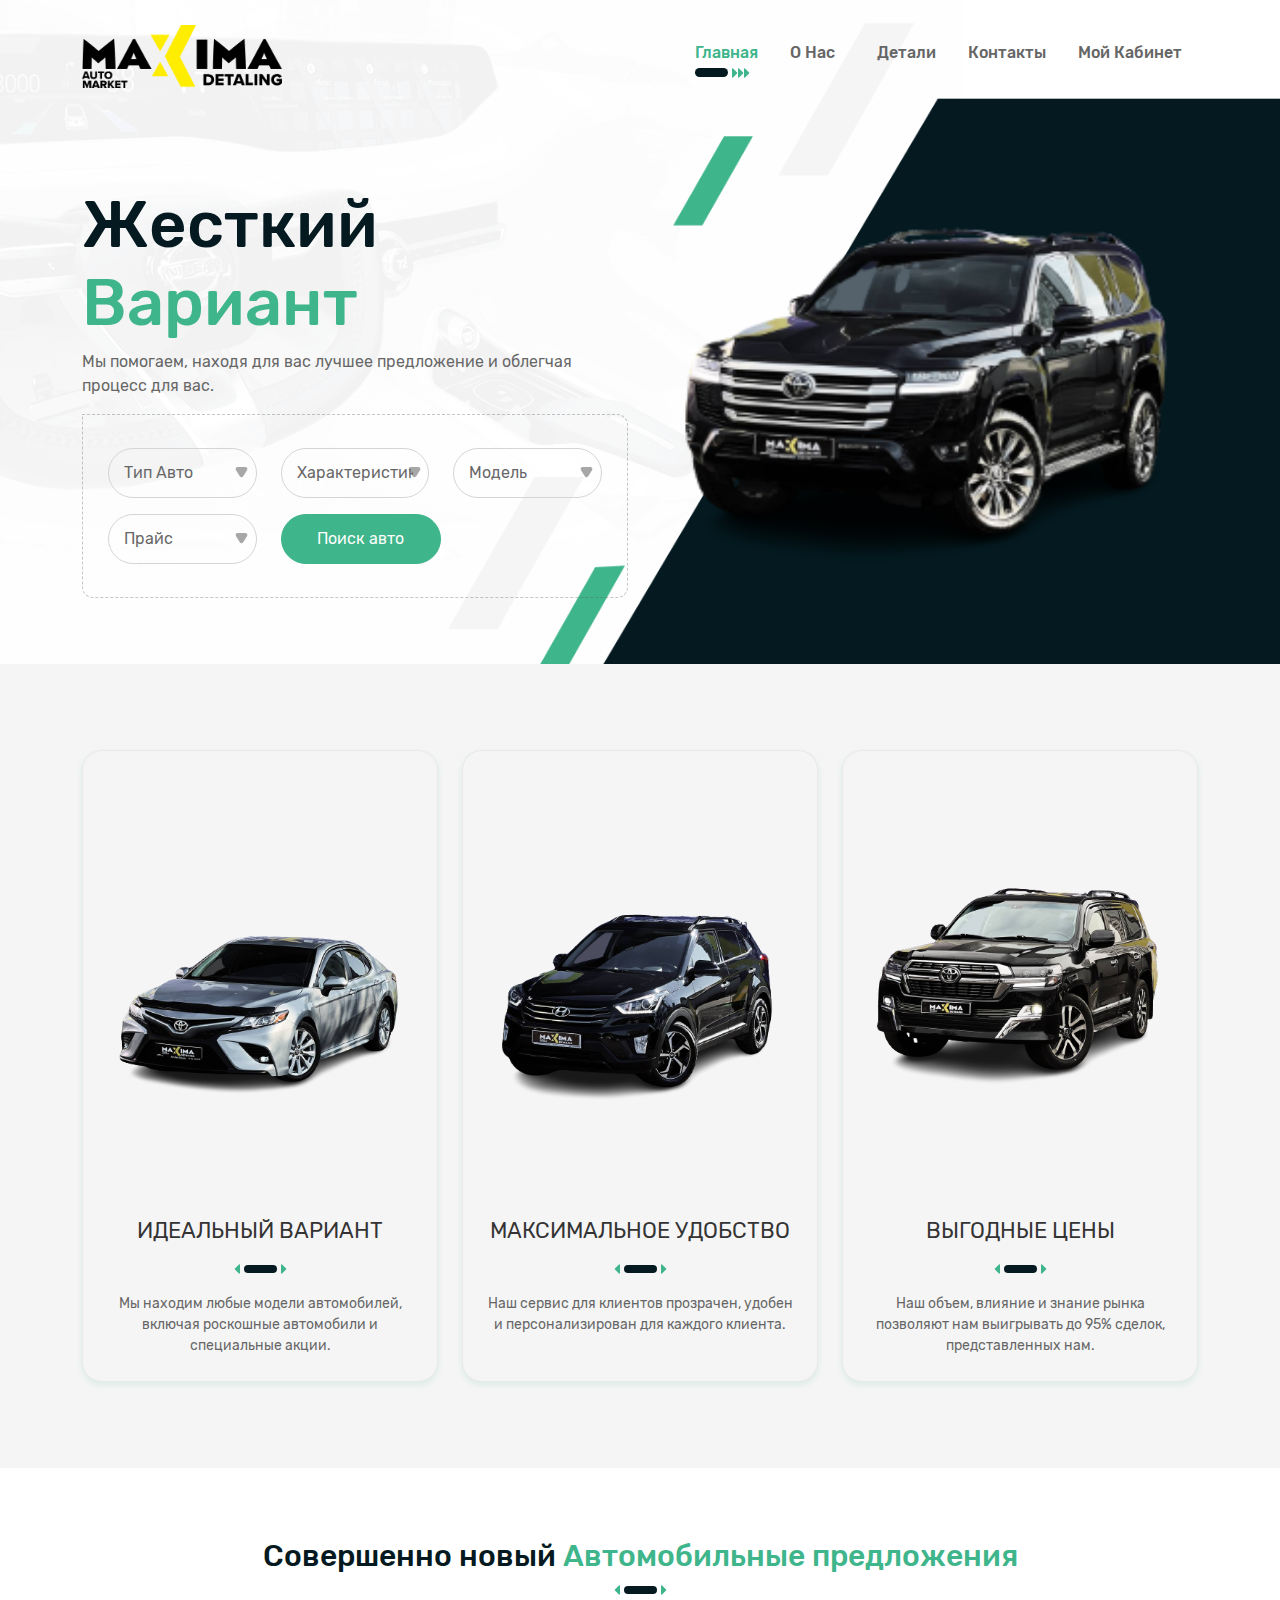
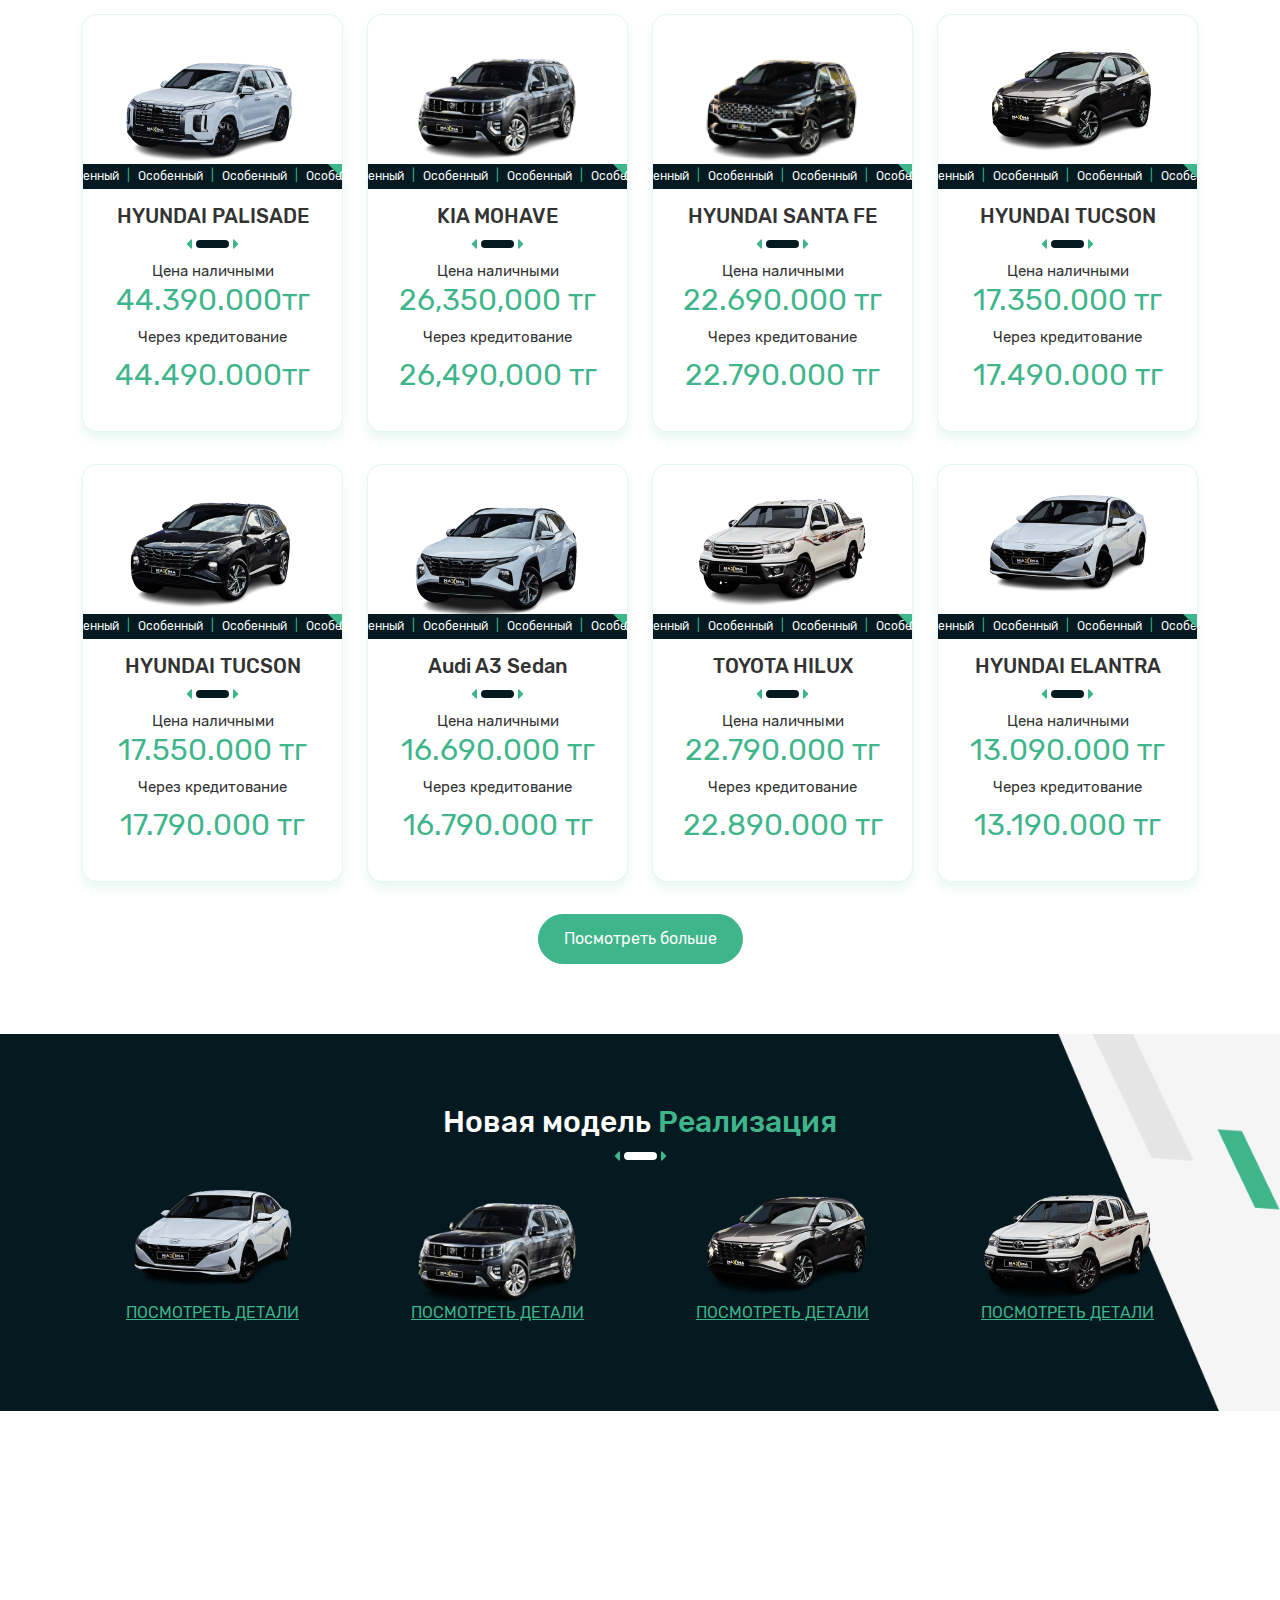
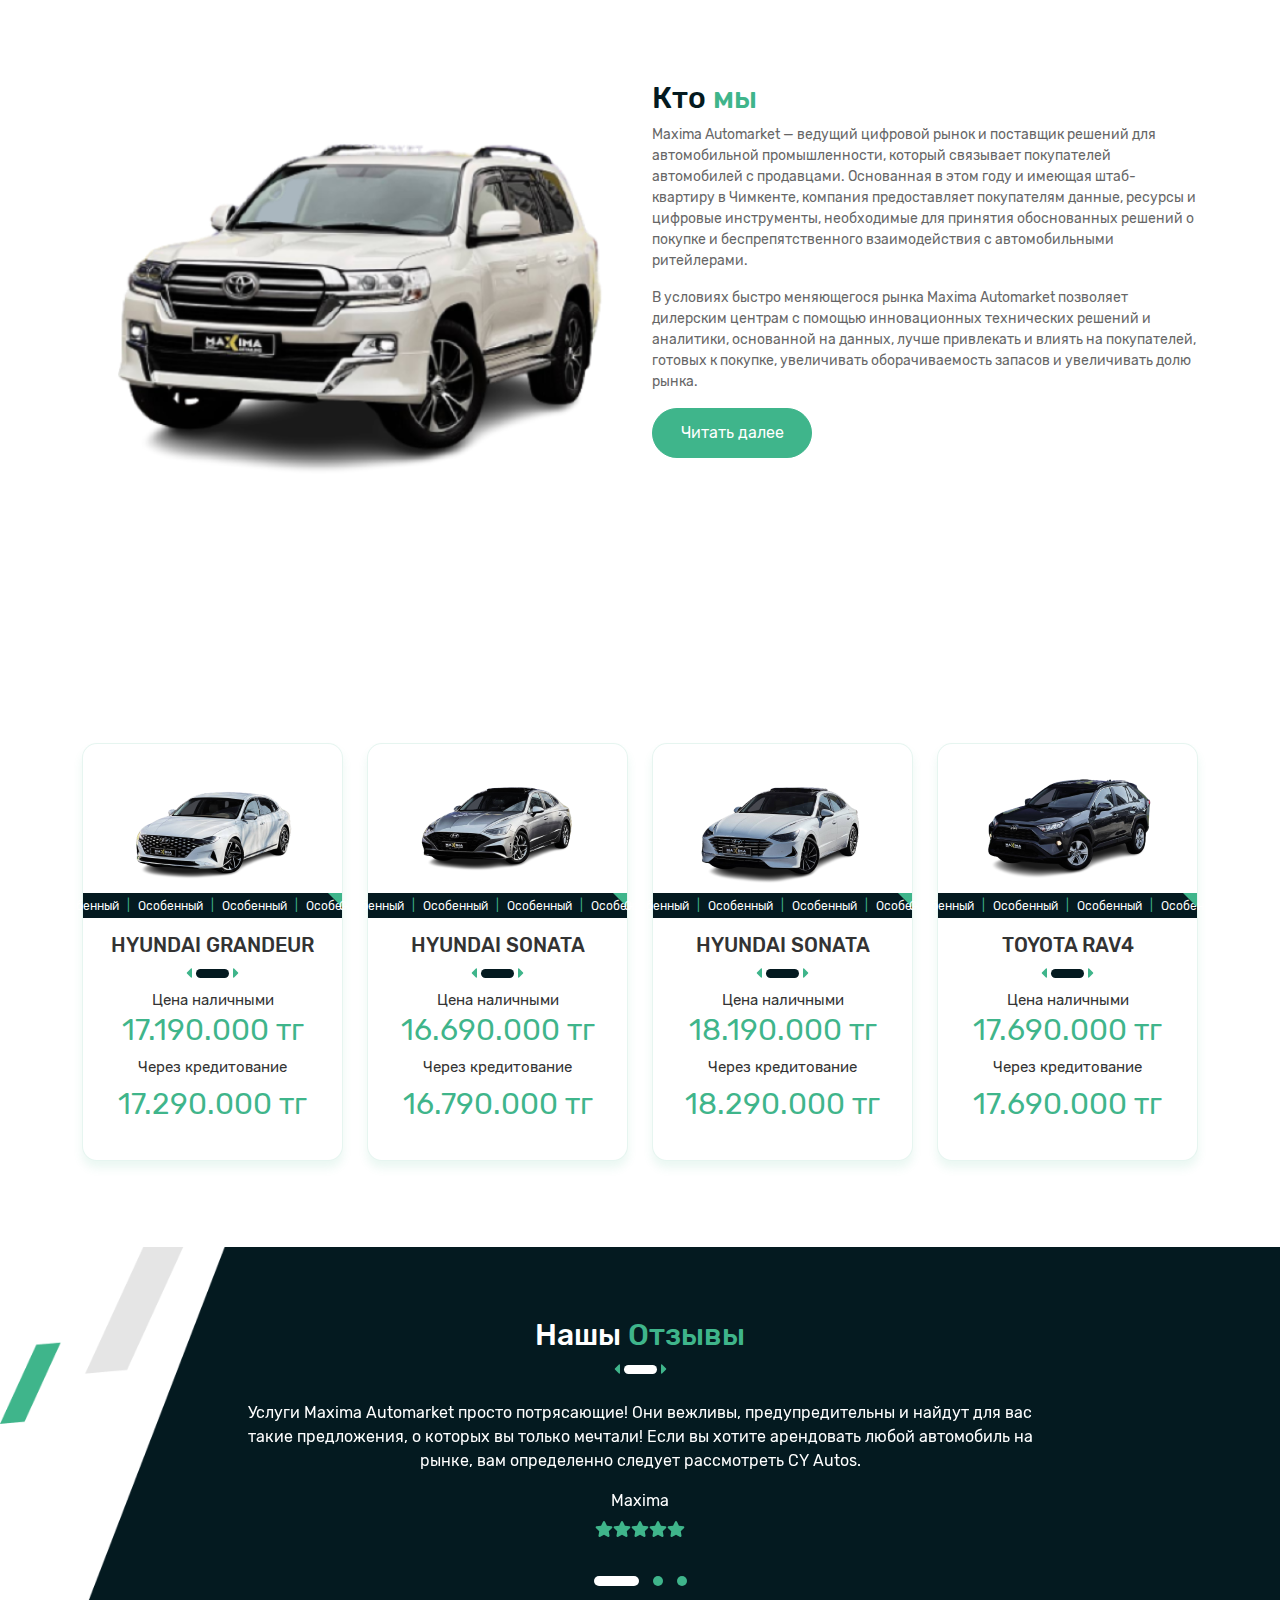
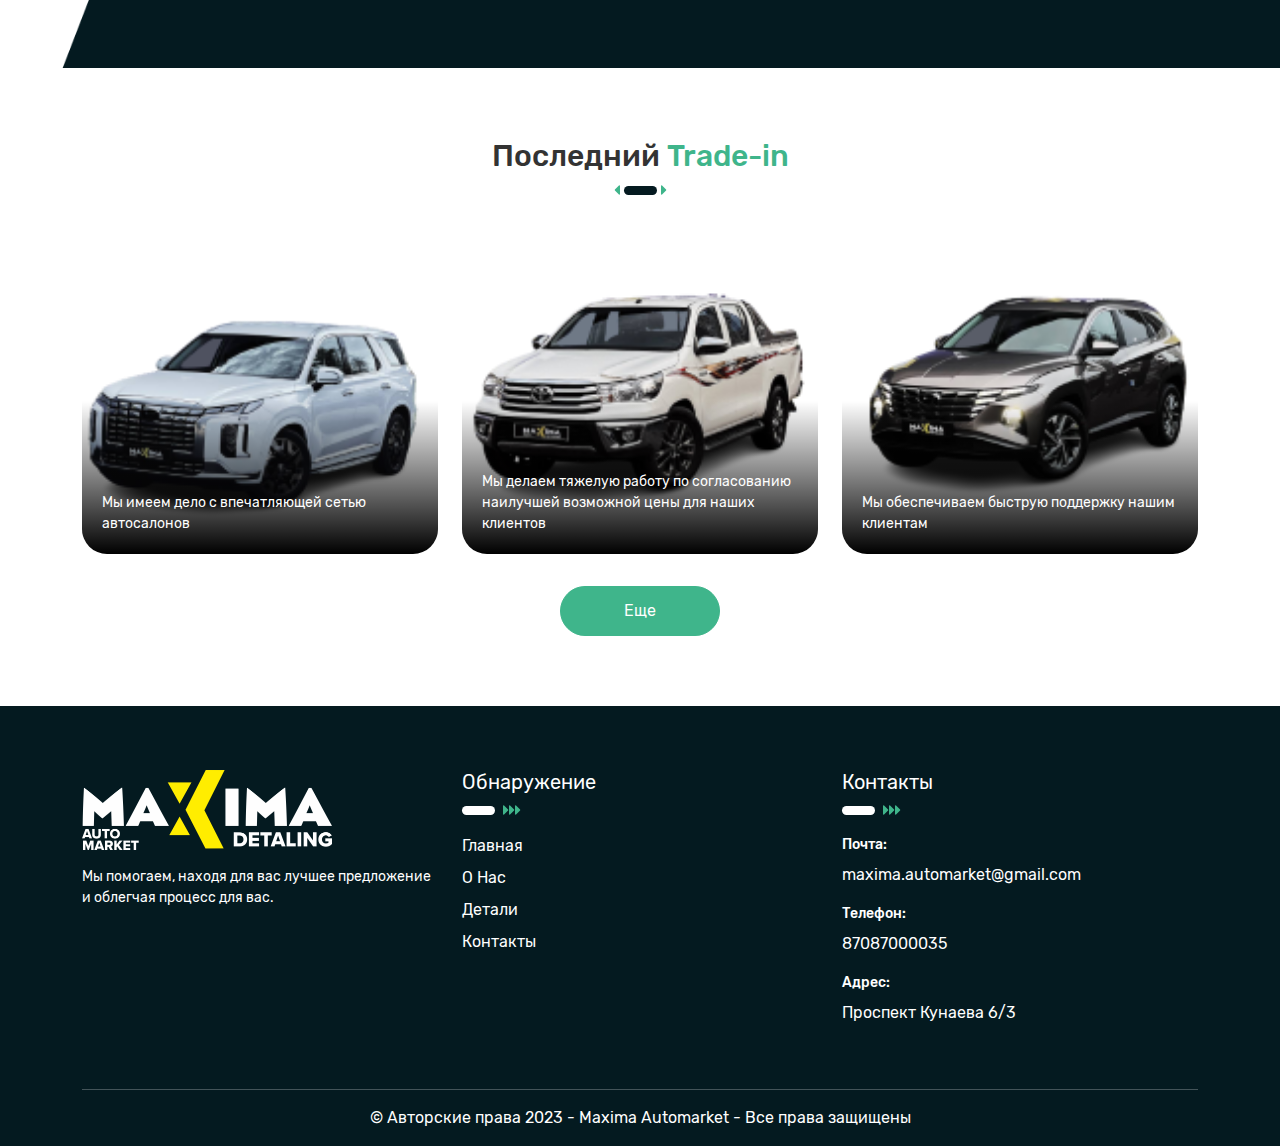
<file: index.html>
<!doctype html>
<html lang="rus">

<head>
    <!-- Required meta tags -->
    <meta charset="utf-8">
    <meta name="viewport" content="width=device-width, initial-scale=1, shrink-to-fit=no">

    <!-- TITLE -->
    <title>Maxima Automarket | Главная</title>

    <!-- FAVICON -->
    <link rel="icon" href="maxima32.png" type="image/gif" sizes="32x32">

    <!-- FONTS -->
    <link href="https://fonts.googleapis.com/css2?family=Poppins:wght@400;500;600;700;800;900&display=swap"
        rel="stylesheet">

    <!-- CSS LINKS -->
    <link href="assets/css/bootstrap.min.css" rel="stylesheet">
    <link rel="stylesheet" href="assets/css/owl.carousel.min.css">
    <link rel="stylesheet" href="assets/css/owl.theme.default.min.css">
    <link rel="stylesheet" href="assets/css/slick.css">
    <link rel="stylesheet" href="assets/css/slick-theme.css">
    <link rel="stylesheet" href="assets/css/style.css">
    <link rel="stylesheet" href="assets/css/responsive.css">
</head>

<body>
    <!-- preloader starts here  -->
    <div id="preloader">
        <div id="ctn-preloader" class="ctn-preloader">
            <div class="animation-preloader">
                <div class="spinner"></div>
                <img src="maxima.png" alt="logo" class="img-fluid loader-logo">
                <div class="txt-loading">
                    <span data-text-preloader="L" class="letters-loading">
                        L
                    </span>
                    <span data-text-preloader="O" class="letters-loading">
                        O
                    </span>
                    <span data-text-preloader="A" class="letters-loading">
                        A
                    </span>
                    <span data-text-preloader="D" class="letters-loading">
                        D
                    </span>
                    <span data-text-preloader="I" class="letters-loading">
                        I
                    </span>
                    <span data-text-preloader="N" class="letters-loading">
                        N
                    </span>
                    <span data-text-preloader="G" class="letters-loading">
                        G
                    </span>
                </div>
            </div>
            <div class="loader-section section-left"></div>
            <div class="loader-section section-right"></div>
        </div>
    </div>
    <!-- preloader ends here  -->

    <!-- header starts here  -->
    <header>
        <div class="container">
            <div class="row">
                <div class="col-12">
                    <nav class="navbar navbar-expand-lg navbar-light">
                        <a class="navbar-brand" href="index.html"><img src="maxima.png" alt="logo" class="img-fluid site-logo"></a>
                        <button class="navbar-toggler" type="button" data-bs-toggle="collapse" data-bs-target="#navbarNav" aria-controls="navbarNav" aria-expanded="false" aria-label="Toggle navigation">
                            <i class="fas fa-bars"></i>
                        </button>
                        <div class="collapse navbar-collapse" id="navbarNav">
                            <ul class="navbar-nav ms-auto">
                                <li class="nav-item active mx-3">
                                    <a class="nav-link" aria-current="page" href="index.html">Главная</a>
                                    <div class="nav-line">
                                        <span class="green-line me-1"></span>
                                        <i class="fas fa-caret-right green-text"></i>
                                        <i class="fas fa-caret-right green-text"></i>
                                        <i class="fas fa-caret-right green-text"></i>
                                    </div>
                                </li>
                                <li class="nav-item mx-3">
                                    <a class="nav-link" href="2about-us.html">О Нас</a>
                                    <div class="nav-line">
                                        <span class="green-line me-1"></span>
                                        <i class="fas fa-caret-right green-text"></i>
                                        <i class="fas fa-caret-right green-text"></i>
                                        <i class="fas fa-caret-right green-text"></i>
                                    </div>
                                </li>
                                <li class="nav-item mx-3">
                                    <a class="nav-link" href="3makes.html">Детали</a>
                                    <div class="nav-line">
                                        <span class="green-line me-1"></span>
                                        <i class="fas fa-caret-right green-text"></i>
                                        <i class="fas fa-caret-right green-text"></i>
                                        <i class="fas fa-caret-right green-text"></i>
                                    </div>
                                </li>
                                <li class="nav-item mx-3">
                                    <a class="nav-link" href="4contact-us.html">Контакты</a>
                                    <div class="nav-line">
                                        <span class="green-line me-1"></span>
                                        <i class="fas fa-caret-right green-text"></i>
                                        <i class="fas fa-caret-right green-text"></i>
                                        <i class="fas fa-caret-right green-text"></i>
                                    </div>
                                </li>
                                <li class="nav-item mx-3">
                                    <a class="nav-link" href="reg.html">Мой кабинет</a>
                                    <div class="nav-line">
                                        <span class="green-line me-1"></span>
                                        <i class="fas fa-caret-right green-text"></i>
                                        <i class="fas fa-caret-right green-text"></i>
                                        <i class="fas fa-caret-right green-text"></i>
                                    </div>
                                </li>
                            </ul>
                        </div>
                    </nav>
                </div>
            </div>
        </div>
    </header>
    <!-- header ends here  -->

    <!-- banner section starts here -->
    <section class="banner">
        <div class="container">
            <div class="row align-items-center">
                <div class="col-lg-6 my-3">
                    <h1>Жесткий<span class="green-text"> Вариант</span></h1>
                    <p class="grey-text">Мы помогаем, находя для вас лучшее предложение и облегчая процесс для вас.</p>
                    <div class="filter-card">
                        <form action="search-results.html">
                            <div class="row">
                                <div class="col-lg-4 my-2 col-sm-6">
                                    <select name="Тип Авто" class="site-input">
                                        <option value="Car Type" disabled selected>Тип Авто</option>
                                        <option value="">Новые</option>
                                        <option value="">Пробегом</option>
                                    </select>
                                </div>
                                <div class="col-lg-4 my-2 col-sm-6">
                                    <select name="Характеристика" class="site-input">
                                        <option value="Характеристика" disabled selected>Характеристика</option>
                                    </select>
                                </div>
                                <div class="col-lg-4 my-2 col-sm-6">
                                    <select name="Модель" class="site-input">
                                        <option value="Модель" disabled selected>Модель</option>
                                    </select>
                                </div>
                                <div class="col-lg-4 my-2 col-sm-6">
                                    <select name="Прайс" class="site-input">
                                        <option value="Прайс" disabled selected>Прайс</option>
                                    </select>
                                </div>
                                <div class="col-lg-4 col-sm-6 my-2">
                                    <button class="site-btn w-100">Поиск авто</button>
                                </div>
                            </div>
                        </form>
                    </div>
                </div>
                <div class="col-lg-6 my-3 d-lg-block d-none">
                    <img src="301.png" alt="banner car" class="img-fluid w-100">
                </div>
            </div>
        </div>
    </section>
    <!-- banner section ends here -->

    <!-- services section starts here -->
    <section class="services">
        <div class="container">
            <div class="row">
                <div class="col-lg-4 col-md-6 my-3">
                    <div class="service-card h-100">
                        <img src="70se.png" alt="star" class="img-fluid mb-2">
                        <h5 class="mt-3 regular">ИДЕАЛЬНЫЙ ВАРИАНТ</h5>
                        <div class="d-flex mt-3 align-items-center justify-content-center">
                            <i class="fas green-text fa-caret-left"></i>
                            <span class="green-line mx-1"></span>
                            <i class="fas green-text fa-caret-right"></i>
                        </div>
                        <p class="mb-0 mt-3 grey-text">Мы находим любые модели автомобилей, включая роскошные автомобили и специальные акции.</p>
                    </div>
                </div>
                <div class="col-lg-4 col-md-6 my-3">
                    <div class="service-card h-100">
                        <img src="creta.png" alt="star" class="img-fluid mb-2">
                        <h5 class="mt-3 regular">МАКСИМАЛЬНОЕ УДОБСТВО</h5>
                        <div class="d-flex mt-3 align-items-center justify-content-center">
                            <i class="fas green-text fa-caret-left"></i>
                            <span class="green-line mx-1"></span>
                            <i class="fas green-text fa-caret-right"></i>
                        </div>
                        <p class="mb-0 mt-3 grey-text">Наш сервис для клиентов прозрачен, удобен и персонализирован для каждого клиента.</p>
                    </div>
                </div>
                <div class="col-lg-4 col-md-6 my-3">
                    <div class="service-card h-100">
                        <img src="200bla.png" alt="star" class="img-fluid mb-2">
                        <h5 class="mt-3 regular">ВЫГОДНЫЕ ЦЕНЫ</h5>
                        <div class="d-flex mt-3 align-items-center justify-content-center">
                            <i class="fas green-text fa-caret-left"></i>
                            <span class="green-line mx-1"></span>
                            <i class="fas green-text fa-caret-right"></i>
                        </div>
                        <p class="mb-0 mt-3 grey-text">Наш объем, влияние и знание рынка позволяют нам выигрывать до 95% сделок, представленных нам.</p>
                    </div>
                </div>
            </div>
        </div>
    </section>
    <!-- services section ends here -->

    <!-- new car deals section starts here -->
    <section class="new-car-deals">
        <div class="container">
            <div class="row">
                <div class="col-12">
                    <h3 class="d-green-text">Совершенно новый <span class="green-text"> Автомобильные предложения</span></h3>
                    <div class="d-flex mt-2 align-items-center justify-content-center">
                        <i class="fas green-text fa-caret-left"></i>
                        <span class="green-line mx-1"></span>
                        <i class="fas green-text fa-caret-right"></i>
                    </div>
                </div>
            </div>
            <div class="row">
                <div class="col-xl-3 col-lg-4 col-md-6 my-3">
                    <div class="car-deal-card">
                        <div class="car-deal-img">
                            <img src="palisade.png" alt="Car" class="img-fluid">
                        </div>
                        <div class="car-deal-tags mt-2">
                            <p class="my-0">Особенный</p>
                            <span class="green-text mx-2">|</span>
                            <p class="my-0">Особенный</p>
                            <span class="green-text mx-2">|</span>
                            <p class="my-0">Особенный</p>
                            <span class="green-text mx-2">|</span>
                            <p class="my-0">Особенный</p>
                        </div>
                        <div class="car-deal-inner">
                            <h6 class="mb-0">HYUNDAI PALISADE</h6>
                            <div class="d-flex mt-2 align-items-center justify-content-center">
                                <i class="fas green-text fa-caret-left"></i>
                                <span class="green-line mx-1"></span>
                                <i class="fas green-text fa-caret-right"></i>
                            </div>
                            <p class="mb-0 p-xs mt-2">Цена наличными</p>
                            <h3 class="green-text mb-0 regular">44.390.000тг</h3>
                            <p class="my-2 p-xs">Через кредитование</p>
                            <h3 class="green-text regular">44.490.000тг</h3>
                        </div>
                        <div class="deal-overlay">
                            <button class="site-btn white-border-btn" onclick="location.href='product-details.html'">Посмотреть детали</button>
                        </div>
                    </div>
                </div>
                <div class="col-xl-3 col-lg-4 col-md-6 my-3">
                    <div class="car-deal-card">
                        <div class="car-deal-img">
                            <img src="mohave.png" alt="Car" class="img-fluid">
                        </div>
                        <div class="car-deal-tags mt-2">
                            <p class="my-0">Особенный</p>
                            <span class="green-text mx-2">|</span>
                            <p class="my-0">Особенный</p>
                            <span class="green-text mx-2">|</span>
                            <p class="my-0">Особенный</p>
                            <span class="green-text mx-2">|</span>
                            <p class="my-0">Особенный</p>
                        </div>
                        <div class="car-deal-inner">
                            <h6 class="mb-0">KIA MOHAVE</h6>
                            <div class="d-flex mt-2 align-items-center justify-content-center">
                                <i class="fas green-text fa-caret-left"></i>
                                <span class="green-line mx-1"></span>
                                <i class="fas green-text fa-caret-right"></i>
                            </div>
                            <p class="mb-0 p-xs mt-2">Цена наличными</p>
                            <h3 class="green-text mb-0 regular">26,350,000 тг</h3>
                            <p class="my-2 p-xs">Через кредитование</p>
                            <h3 class="green-text regular">26,490,000 тг</h3>
                        </div>
                        <div class="deal-overlay">
                            <button class="site-btn white-border-btn" onclick="location.href='product-details.html'">Посмотреть детали</button>
                        </div>
                    </div>
                </div>
                <div class="col-xl-3 col-lg-4 col-md-6 my-3">
                    <div class="car-deal-card">
                        <div class="car-deal-img">
                            <img src="santafe23.png" alt="Car" class="img-fluid">
                        </div>
                        <div class="car-deal-tags mt-2">
                            <p class="my-0">Особенный</p>
                            <span class="green-text mx-2">|</span>
                            <p class="my-0">Особенный</p>
                            <span class="green-text mx-2">|</span>
                            <p class="my-0">Особенный</p>
                            <span class="green-text mx-2">|</span>
                            <p class="my-0">Особенный</p>
                        </div>
                        <div class="car-deal-inner">
                            <h6 class="mb-0">HYUNDAI SANTA FE</h6>
                            <div class="d-flex mt-2 align-items-center justify-content-center">
                                <i class="fas green-text fa-caret-left"></i>
                                <span class="green-line mx-1"></span>
                                <i class="fas green-text fa-caret-right"></i>
                            </div>
                            <p class="mb-0 p-xs mt-2">Цена наличными</p>
                            <h3 class="green-text mb-0 regular">22.690.000 тг</h3>
                            <p class="my-2 p-xs">Через кредитование</p>
                            <h3 class="green-text regular">22.790.000 тг</h3>
                        </div>
                        <div class="deal-overlay">
                            <button class="site-btn white-border-btn" onclick="location.href='product-details.html'">Посмотреть детали</button>
                        </div>
                    </div>
                </div>
                <div class="col-xl-3 col-lg-4 col-md-6 my-3">
                    <div class="car-deal-card">
                        <div class="car-deal-img">
                            <img src="tucsonnew.png" alt="Car" class="img-fluid">
                        </div>
                        <div class="car-deal-tags mt-2">
                            <p class="my-0">Особенный</p>
                            <span class="green-text mx-2">|</span>
                            <p class="my-0">Особенный</p>
                            <span class="green-text mx-2">|</span>
                            <p class="my-0">Особенный</p>
                            <span class="green-text mx-2">|</span>
                            <p class="my-0">Особенный</p>
                        </div>
                        <div class="car-deal-inner">
                            <h6 class="mb-0">HYUNDAI TUCSON</h6>
                            <div class="d-flex mt-2 align-items-center justify-content-center">
                                <i class="fas green-text fa-caret-left"></i>
                                <span class="green-line mx-1"></span>
                                <i class="fas green-text fa-caret-right"></i>
                            </div>
                            <p class="mb-0 p-xs mt-2">Цена наличными</p>
                            <h3 class="green-text mb-0 regular">17.350.000 тг</h3>
                            <p class="my-2 p-xs">Через кредитование</p>
                            <h3 class="green-text regular">17.490.000 тг</h3>
                        </div>
                        <div class="deal-overlay">
                            <button class="site-btn white-border-btn" onclick="location.href='product-details.html'">Посмотреть детали</button>
                        </div>
                    </div>
                </div>
                <div class="col-xl-3 col-lg-4 col-md-6 my-3">
                    <div class="car-deal-card">
                        <div class="car-deal-img">
                            <img src="tucson23b.png" alt="Car" class="img-fluid">
                        </div>
                        <div class="car-deal-tags mt-2">
                            <p class="my-0">Особенный</p>
                            <span class="green-text mx-2">|</span>
                            <p class="my-0">Особенный</p>
                            <span class="green-text mx-2">|</span>
                            <p class="my-0">Особенный</p>
                            <span class="green-text mx-2">|</span>
                            <p class="my-0">Особенный</p>
                        </div>
                        <div class="car-deal-inner">
                            <h6 class="mb-0">HYUNDAI TUCSON</h6>
                            <div class="d-flex mt-2 align-items-center justify-content-center">
                                <i class="fas green-text fa-caret-left"></i>
                                <span class="green-line mx-1"></span>
                                <i class="fas green-text fa-caret-right"></i>
                            </div>
                            <p class="mb-0 p-xs mt-2">Цена наличными</p>
                            <h3 class="green-text mb-0 regular">17.550.000 тг</h3>
                            <p class="my-2 p-xs">Через кредитование</p>
                            <h3 class="green-text regular">17.790.000 тг</h3>
                        </div>
                        <div class="deal-overlay">
                            <button class="site-btn white-border-btn" onclick="location.href='product-details.html'">Посмотреть детали</button>
                        </div>
                    </div>
                </div>
                <div class="col-xl-3 col-lg-4 col-md-6 my-3">
                    <div class="car-deal-card">
                        <div class="car-deal-img">
                            <img src="tucsonhitech.png" alt="Car" class="img-fluid">
                        </div>
                        <div class="car-deal-tags mt-2">
                            <p class="my-0">Особенный</p>
                            <span class="green-text mx-2">|</span>
                            <p class="my-0">Особенный</p>
                            <span class="green-text mx-2">|</span>
                            <p class="my-0">Особенный</p>
                            <span class="green-text mx-2">|</span>
                            <p class="my-0">Особенный</p>
                        </div>
                        <div class="car-deal-inner">
                            <h6 class="mb-0">Audi A3 Sedan</h6>
                            <div class="d-flex mt-2 align-items-center justify-content-center">
                                <i class="fas green-text fa-caret-left"></i>
                                <span class="green-line mx-1"></span>
                                <i class="fas green-text fa-caret-right"></i>
                            </div>
                            <p class="mb-0 p-xs mt-2">Цена наличными</p>
                            <h3 class="green-text mb-0 regular">16.690.000 тг</h3>
                            <p class="my-2 p-xs">Через кредитование</p>
                            <h3 class="green-text regular">16.790.000 тг</h3>
                        </div>
                        <div class="deal-overlay">
                            <button class="site-btn white-border-btn" onclick="location.href='product-details.html'">Посмотреть детали</button>
                        </div>
                    </div>
                </div>
                <div class="col-xl-3 col-lg-4 col-md-6 my-3">
                    <div class="car-deal-card">
                        <div class="car-deal-img">
                            <img src="hilux.png" alt="Car" class="img-fluid">
                        </div>
                        <div class="car-deal-tags mt-2">
                            <p class="my-0">Особенный</p>
                            <span class="green-text mx-2">|</span>
                            <p class="my-0">Особенный</p>
                            <span class="green-text mx-2">|</span>
                            <p class="my-0">Особенный</p>
                            <span class="green-text mx-2">|</span>
                            <p class="my-0">Особенный</p>
                        </div>
                        <div class="car-deal-inner">
                            <h6 class="mb-0">TOYOTA HILUX</h6>
                            <div class="d-flex mt-2 align-items-center justify-content-center">
                                <i class="fas green-text fa-caret-left"></i>
                                <span class="green-line mx-1"></span>
                                <i class="fas green-text fa-caret-right"></i>
                            </div>
                            <p class="mb-0 p-xs mt-2">Цена наличными</p>
                            <h3 class="green-text mb-0 regular">22.790.000 тг</h3>
                            <p class="my-2 p-xs">Через кредитование</p>
                            <h3 class="green-text regular">22.890.000 тг</h3>
                        </div>
                        <div class="deal-overlay">
                            <button class="site-btn white-border-btn" onclick="location.href='product-details.html'">Посмотреть детали</button>
                        </div>
                    </div>
                </div>
                <div class="col-xl-3 col-lg-4 col-md-6 my-3">
                    <div class="car-deal-card">
                        <div class="car-deal-img">
                            <img src="elantra2023.png" alt="Car" class="img-fluid">
                        </div>
                        <div class="car-deal-tags mt-2">
                            <p class="my-0">Особенный</p>
                            <span class="green-text mx-2">|</span>
                            <p class="my-0">Особенный</p>
                            <span class="green-text mx-2">|</span>
                            <p class="my-0">Особенный</p>
                            <span class="green-text mx-2">|</span>
                            <p class="my-0">Особенный</p>
                        </div>
                        <div class="car-deal-inner">
                            <h6 class="mb-0">HYUNDAI ELANTRA</h6>
                            <div class="d-flex mt-2 align-items-center justify-content-center">
                                <i class="fas green-text fa-caret-left"></i>
                                <span class="green-line mx-1"></span>
                                <i class="fas green-text fa-caret-right"></i>
                            </div>
                            <p class="mb-0 p-xs mt-2">Цена наличными</p>
                            <h3 class="green-text mb-0 regular">13.090.000 тг</h3>
                            <p class="my-2 p-xs">Через кредитование</p>
                            <h3 class="green-text regular">13.190.000 тг</h3>
                        </div>
                        <div class="deal-overlay">
                            <button class="site-btn white-border-btn" onclick="location.href='product-details.html'">Посмотреть детали</button>
                        </div>
                    </div>
                </div>
            </div>
            <div class="row">
                <div class="col-12 mt-3">
                    <button class="site-btn">Посмотреть больше</button>
                </div>
            </div>
        </div>
    </section>
    <!-- new car deals section ends here -->

    <!-- new model releases section starts here -->
    <section class="new-model-releases">
        <div class="container">
            <div class="row">
                <div class="col-12">
                    <h3>Новая модель <span class="green-text"> Реализация</span></h3>
                    <div class="d-flex mt-2 align-items-center justify-content-center">
                        <i class="fas green-text fa-caret-left"></i>
                        <span class="green-line white-line mx-1"></span>
                        <i class="fas green-text fa-caret-right"></i>
                    </div>
                </div>
            </div>
            <div class="row">
                <div class="col-lg-3 col-sm-6 my-3">
                    <div class="car-deal-img">
                        <img src="elantra2023.png" alt="Car" class="img-fluid">
                    </div>
                    <a href="product-details.html" class="green-text text-uppercase">Посмотреть детали</a>
                </div>
                <div class="col-lg-3 col-sm-6 my-3">
                    <div class="car-deal-img">
                        <img src="mohave.png" alt="Car" class="img-fluid">
                    </div>
                    <a href="product-details.html" class="green-text text-uppercase">Посмотреть детали</a>
                </div>
                <div class="col-lg-3 col-sm-6 my-3">
                    <div class="car-deal-img">
                        <img src="tucsonnew.png" alt="Car" class="img-fluid">
                    </div>
                    <a href="product-details.html" class="green-text text-uppercase">Посмотреть детали</a>
                </div>
                <div class="col-lg-3 col-sm-6 my-3">
                    <div class="car-deal-img">
                        <img src="hilux.png" alt="Car" class="img-fluid">
                    </div>
                    <a href="product-details.html" class="green-text text-uppercase">Посмотреть детали</a>
                </div>
            </div>
        </div>
    </section>
    <!-- new model releases section ends here -->

    <!-- about us section starts here -->
    <section class="about-us">
        <div class="container">
            <div class="row align-items-center">
                <div class="col-xxl-7 col-lg-6 mt-5 d-none d-lg-block">
                    <img src="200white.png" alt="about us" class="img-fluid">
                </div>
                <div class="col-xxl-5 col-lg-6 my-3">
                    <h3 class="d-green-text">Кто <span class="green-text"> мы</span></h3>
                    <p class="grey-text p-md">Maxima Automarket — ведущий цифровой рынок и поставщик решений для автомобильной промышленности, который связывает покупателей автомобилей с продавцами. Основанная в этом году и имеющая штаб-квартиру в Чимкенте, компания предоставляет покупателям данные, ресурсы и цифровые инструменты, необходимые для принятия обоснованных решений о покупке и беспрепятственного взаимодействия с автомобильными ритейлерами.</p>
                    <p class="grey-text p-md"> В условиях быстро меняющегося рынка Maxima Automarket позволяет дилерским центрам с помощью инновационных технических решений и аналитики, основанной на данных, лучше привлекать и влиять на покупателей, готовых к покупке, увеличивать оборачиваемость запасов и увеличивать долю рынка.</p>
                    <button class="site-btn" onclick="location.href='about-us.html'">Читать далее</button>
                </div>
            </div>
        </div>
    </section>
    <!-- about us section ends here -->
    
    <!-- best cars section starts here -->
    <section class="best-cars">
        <div class="container">
            <div class="row">
                <div class="col-xl-3 col-lg-4 col-md-6 my-3">
                    <div class="car-deal-card">
                        <div class="car-deal-img">
                            <img src="grandeur.png" alt="Car" class="img-fluid">
                        </div>
                        <div class="car-deal-tags mt-2">
                            <p class="my-0">Особенный</p>
                            <span class="green-text mx-2">|</span>
                            <p class="my-0">Особенный</p>
                            <span class="green-text mx-2">|</span>
                            <p class="my-0">Особенный</p>
                            <span class="green-text mx-2">|</span>
                            <p class="my-0">Особенный</p>
                        </div>
                        <div class="car-deal-inner">
                            <h6 class="mb-0">HYUNDAI GRANDEUR</h6>
                            <div class="d-flex mt-2 align-items-center justify-content-center">
                                <i class="fas green-text fa-caret-left"></i>
                                <span class="green-line mx-1"></span>
                                <i class="fas green-text fa-caret-right"></i>
                            </div>
                            <p class="mb-0 p-xs mt-2">Цена наличными</p>
                            <h3 class="green-text mb-0 regular">17.190.000 тг</h3>
                            <p class="my-2 p-xs">Через кредитование</p>
                            <h3 class="green-text regular">17.290.000 тг</h3>
                        </div>
                        <div class="deal-overlay justify-content-center">
                            <h2 class="mb-0">HYUNDAI GRANDEUR</h2>
                            <div class="d-flex my-2 align-items-center justify-content-center">
                                <i class="fas fa-caret-left"></i>
                                <span class="green-line white-line mx-1"></span>
                                <i class="fas fa-caret-right"></i>
                            </div>
                            <p class="mb-0 p-md">Lorem Ipsum — это просто фиктивный текст, из которого можно сделать типовую книгу образцов.</p>
                            <button class="site-btn mt-4 white-border-btn" onclick="location.href='product-details.html'">Посмотреть детали</button>
                        </div>
                    </div>
                </div>
                <div class="col-xl-3 col-lg-4 col-md-6 my-3">
                    <div class="car-deal-card">
                        <div class="car-deal-img">
                            <img src="sonatakor.png" alt="Car" class="img-fluid">
                        </div>
                        <div class="car-deal-tags mt-2">
                            <p class="my-0">Особенный</p>
                            <span class="green-text mx-2">|</span>
                            <p class="my-0">Особенный</p>
                            <span class="green-text mx-2">|</span>
                            <p class="my-0">Особенный</p>
                            <span class="green-text mx-2">|</span>
                            <p class="my-0">Особенный</p>
                        </div>
                        <div class="car-deal-inner">
                            <h6 class="mb-0">HYUNDAI SONATA</h6>
                            <div class="d-flex mt-2 align-items-center justify-content-center">
                                <i class="fas green-text fa-caret-left"></i>
                                <span class="green-line mx-1"></span>
                                <i class="fas green-text fa-caret-right"></i>
                            </div>
                            <p class="mb-0 p-xs mt-2">Цена наличными</p>
                            <h3 class="green-text mb-0 regular">16.690.000 тг</h3>
                            <p class="my-2 p-xs">Через кредитование</p>
                            <h3 class="green-text regular">16.790.000 тг</h3>
                        </div>
                        <div class="deal-overlay justify-content-center">
                            <h2 class="mb-0">HYUNDAI SONATA</h2>
                            <div class="d-flex my-2 align-items-center justify-content-center">
                                <i class="fas fa-caret-left"></i>
                                <span class="green-line white-line mx-1"></span>
                                <i class="fas fa-caret-right"></i>
                            </div>
                            <p class="mb-0 p-md">Lorem Ipsum — это просто фиктивный текст, из которого можно сделать типовую книгу образцов.</p>
                            <button class="site-btn mt-4 white-border-btn" onclick="location.href='product-details.html'">Посмотреть детали</button>
                        </div>
                    </div>
                </div>
                <div class="col-xl-3 col-lg-4 col-md-6 my-3">
                    <div class="car-deal-card">
                        <div class="car-deal-img">
                            <img src="sonatalux.png" alt="Car" class="img-fluid">
                        </div>
                        <div class="car-deal-tags mt-2">
                            <p class="my-0">Особенный</p>
                            <span class="green-text mx-2">|</span>
                            <p class="my-0">Особенный</p>
                            <span class="green-text mx-2">|</span>
                            <p class="my-0">Особенный</p>
                            <span class="green-text mx-2">|</span>
                            <p class="my-0">Особенный</p>
                        </div>
                        <div class="car-deal-inner">
                            <h6 class="mb-0">HYUNDAI SONATA</h6>
                            <div class="d-flex mt-2 align-items-center justify-content-center">
                                <i class="fas green-text fa-caret-left"></i>
                                <span class="green-line mx-1"></span>
                                <i class="fas green-text fa-caret-right"></i>
                            </div>
                            <p class="mb-0 p-xs mt-2">Цена наличными</p>
                            <h3 class="green-text mb-0 regular">18.190.000 тг</h3>
                            <p class="my-2 p-xs">Через кредитование</p>
                            <h3 class="green-text regular">18.290.000 тг</h3>
                        </div>
                        <div class="deal-overlay justify-content-center">
                            <h2 class="mb-0">V75 Hybrids</h2>
                            <div class="d-flex my-2 align-items-center justify-content-center">
                                <i class="fas fa-caret-left"></i>
                                <span class="green-line white-line mx-1"></span>
                                <i class="fas fa-caret-right"></i>
                            </div>
                            <p class="mb-0 p-md">Lorem Ipsum — это просто фиктивный текст, из которого можно сделать типовую книгу образцов.</p>
                            <button class="site-btn mt-4 white-border-btn" onclick="location.href='product-details.html'">Посмотреть детали</button>
                        </div>
                    </div>
                </div>
                <div class="col-xl-3 col-lg-4 col-md-6 my-3">
                    <div class="car-deal-card">
                        <div class="car-deal-img">
                            <img src="rav4.png" alt="Car" class="img-fluid">
                        </div>
                        <div class="car-deal-tags mt-2">
                            <p class="my-0">Особенный</p>
                            <span class="green-text mx-2">|</span>
                            <p class="my-0">Особенный</p>
                            <span class="green-text mx-2">|</span>
                            <p class="my-0">Особенный</p>
                            <span class="green-text mx-2">|</span>
                            <p class="my-0">Особенный</p>
                        </div>
                        <div class="car-deal-inner">
                            <h6 class="mb-0">TOYOTA RAV4</h6>
                            <div class="d-flex mt-2 align-items-center justify-content-center">
                                <i class="fas green-text fa-caret-left"></i>
                                <span class="green-line mx-1"></span>
                                <i class="fas green-text fa-caret-right"></i>
                            </div>
                            <p class="mb-0 p-xs mt-2">Цена наличными</p>
                            <h3 class="green-text mb-0 regular">17.690.000 тг</h3>
                            <p class="my-2 p-xs">Через кредитование</p>
                            <h3 class="green-text regular">17.690.000 тг</h3>
                        </div>
                        <div class="deal-overlay justify-content-center">
                            <h2 class="mb-0">Американец XLE</h2>
                            <div class="d-flex my-2 align-items-center justify-content-center">
                                <i class="fas fa-caret-left"></i>
                                <span class="green-line white-line mx-1"></span>
                                <i class="fas fa-caret-right"></i>
                            </div>
                            <p class="mb-0 p-md">Lorem Ipsum — это просто фиктивный текст, из которого можно сделать типовую книгу образцов.</p>
                            <button class="site-btn mt-4 white-border-btn" onclick="location.href='product-details.html'">Посмотреть детали</button>
                        </div>
                    </div>
                </div>
            </div>
        </div>
    </section>
    <!-- best cars section ends here -->

    <!-- testimonials section starts here -->
    <section class="testimonials">
        <div class="container">
            <div class="row">
                <div class="col-xl-9 col-lg-10 col-12 mx-auto">
                    <h3 class="mb-0">Нашы <span class="green-text"> Отзывы</span></h3>
                    <div class="d-flex mt-2 align-items-center justify-content-center">
                        <i class="fas green-text fa-caret-left"></i>
                        <span class="green-line white-line mx-1"></span>
                        <i class="fas green-text fa-caret-right"></i>
                    </div>
                    <div class="owl-carousel mt-4 testimonial-carousel owl-theme">
                        <div class="item pb-4">
                            <p class="mb-0">Услуги Maxima Automarket просто потрясающие! Они вежливы, предупредительны и найдут для вас такие предложения, о которых вы только мечтали! Если вы хотите арендовать любой автомобиль на рынке, вам определенно следует рассмотреть CY Autos.</p>
                            <p class="mt-3 mb-2">Maxima</p>
                            <div class="d-flex justify-content-center">
                                <i class="fas green-text fa-star"></i>
                                <i class="fas green-text fa-star"></i>
                                <i class="fas green-text fa-star"></i>
                                <i class="fas green-text fa-star"></i>
                                <i class="fas green-text fa-star"></i>
                            </div>
                        </div>
                        <div class="item pb-4">
                            <p class="mb-0">Эта автомобильная брокерская компания - реальная сделка. Я занимаюсь лизингом автомобилей уже более 10 лет, и никто не превзошел его или сделки, которые он находит для вас. Отличное обслуживание клиентов и доставляет все, что вы просите. Спасибо Maxima Automarket!</p>
                            <p class="mt-3 mb-2">MAXIMA</p>
                            <div class="d-flex justify-content-center">
                                <i class="fas green-text fa-star"></i>
                                <i class="fas green-text fa-star"></i>
                                <i class="fas green-text fa-star"></i>
                                <i class="fas green-text fa-star"></i>
                                <i class="fas green-text fa-star"></i>
                            </div>
                        </div>
                        <div class="item pb-4">
                            <p class="mb-0">Отличный опыт! Очень помогает в процессе. Нашел именно то, что искал по отличной цене. Не теряйте время, звоните в Автосервис! Цены у них приемлемые, а обслуживание отличное!</p>
                            <p class="mt-3 mb-2">MAXIMA</p>
                            <div class="d-flex justify-content-center">
                                <i class="fas green-text fa-star"></i>
                                <i class="fas green-text fa-star"></i>
                                <i class="fas green-text fa-star"></i>
                                <i class="fas green-text fa-star"></i>
                                <i class="fas green-text fa-star"></i>
                            </div>
                        </div>
                    </div>
                </div>
            </div>
        </div>
    </section>
    <!-- testimonials section ends here -->

    <!-- latest from trader section starts here -->
    <section class="latest-from-trader">
        <div class="container">
            <div class="row">
                <div class="col-12 text-center">
                    <h3>Последний <span class="green-text">Trade-in</span></h3>
                    <div class="d-flex mt-2 align-items-center justify-content-center">
                        <i class="fas green-text fa-caret-left"></i>
                        <span class="green-line mx-1"></span>
                        <i class="fas green-text fa-caret-right"></i>
                    </div>
                </div>
            </div>
            <div class="row">
                <div class="col-lg-4 col-md-6 my-3">
                    <div class="trader-card">
                        <img src="palisade.png" alt="Trader Blog" class="trader-card-img img-fluid">
                        <div class="trader-card-inner">
                            <p class="mb-0 p-md">Мы имеем дело с впечатляющей сетью автосалонов</p>
                        </div>
                    </div>
                </div>
                <div class="col-lg-4 col-md-6 my-3">
                    <div class="trader-card">
                        <img src="hilux.png" alt="Trader Blog" class="trader-card-img img-fluid">
                        <div class="trader-card-inner">
                            <p class="mb-0 p-md">Мы делаем тяжелую работу по согласованию наилучшей возможной цены для наших клиентов</p>
                        </div>
                    </div>
                </div>
                <div class="col-lg-4 col-md-6 my-3">
                    <div class="trader-card">
                        <img src="tucsonnew.png" alt="Trader Blog" class="trader-card-img img-fluid">
                        <div class="trader-card-inner">
                            <p class="mb-0 p-md">Мы обеспечиваем быструю поддержку нашим клиентам</p>
                        </div>
                    </div>
                </div>
            </div>
            <div class="row">
                <div class="col-12 mt-3 text-center">
                    <button class="site-btn">Еще</button>
                </div>
            </div>
        </div>
    </section>
    <!-- latest from trader section ends here -->

    <!-- footer starts here -->
    <footer>
        <div class="container">
            <div class="row py-md-5 py-4">
                <div class="col-lg-4 col-sm-4 mt-3 text-center text-sm-start">
                    <a href="index.html">
                        <img src="maxima1.png" alt="logo" class="img-fluid footer-logo">
                    </a>
                    <p class="mb-0 mt-3 p-md">Мы помогаем, находя для вас лучшее предложение и облегчая процесс для вас.</p>
                </div>
                <div class="col-lg-4 col-sm-4 mt-3 text-center text-sm-start">
                    <h6 class="regular">Обнаружение</h6>
                    <div class="d-flex justify-content-center justify-content-sm-start align-items-center mt-2">
                        <span class="green-line white-line me-2"></span>
                        <i class="fas fa-caret-right green-text"></i>
                        <i class="fas fa-caret-right green-text"></i>
                        <i class="fas fa-caret-right green-text"></i>
                    </div>
                    <ul class="mt-3">
                        <li><a href="index.html">Главная</a></li>
                        <li class="mt-2"><a href="about-us.html">О Нас</a></li>
                        <li class="mt-2"><a href="makes.html">Детали</a></li>
                        <li class="mt-2"><a href="contact-us.html">Контакты</a></li>
                    </ul>
                </div>
                <div class="col-lg-4 col-sm-4 mt-3 text-center text-sm-start">
                    <h6 class="regular">Контакты</h6>
                    <div class="d-flex justify-content-center justify-content-sm-start align-items-center mt-2">
                        <span class="green-line white-line me-2"></span>
                        <i class="fas fa-caret-right green-text"></i>
                        <i class="fas fa-caret-right green-text"></i>
                        <i class="fas fa-caret-right green-text"></i>
                    </div>
                    <ul class="mt-3">
                        <li>
                            <p class="mb-2 p-sm medium">Почта:</p>
                            <a href="mailto:maxima.automarket@gmail.com">maxima.automarket@gmail.com</a>
                        </li>
                        <li class="mt-3">
                            <p class="mb-2 p-sm medium">Телефон:</p>
                            <a href="tel:87087000035">87087000035</a>
                        </li>
                        <li class="mt-3">
                            <p class="mb-2 p-sm medium">Адрес:</p>
                            <p>Проспект Кунаева 6/3</p>
                        </li>
                    </ul>
                </div>
            </div>
            <div class="row">
                <div class="col-12">
                    <hr class="mt-0">
                    <p class="mb-3 text-center">© Авторские права 2023 - Maxima Automarket - Все права защищены</p>
                </div>
            </div>
        </div>
    </footer>    
    <!-- footer ends here -->

    <script src="assets/js/jquery.min.js"></script>
    <script src="assets/js/bootstrap.bundle.min.js "></script>
    <script src="assets/js/all.min.js"></script>
    <script src="assets/js/owl.carousel.min.js"></script>
    <script src="assets/js/slick.min.js"></script>
    <script src="assets/js/custom.js"></script>

</body>

</html>
</file>
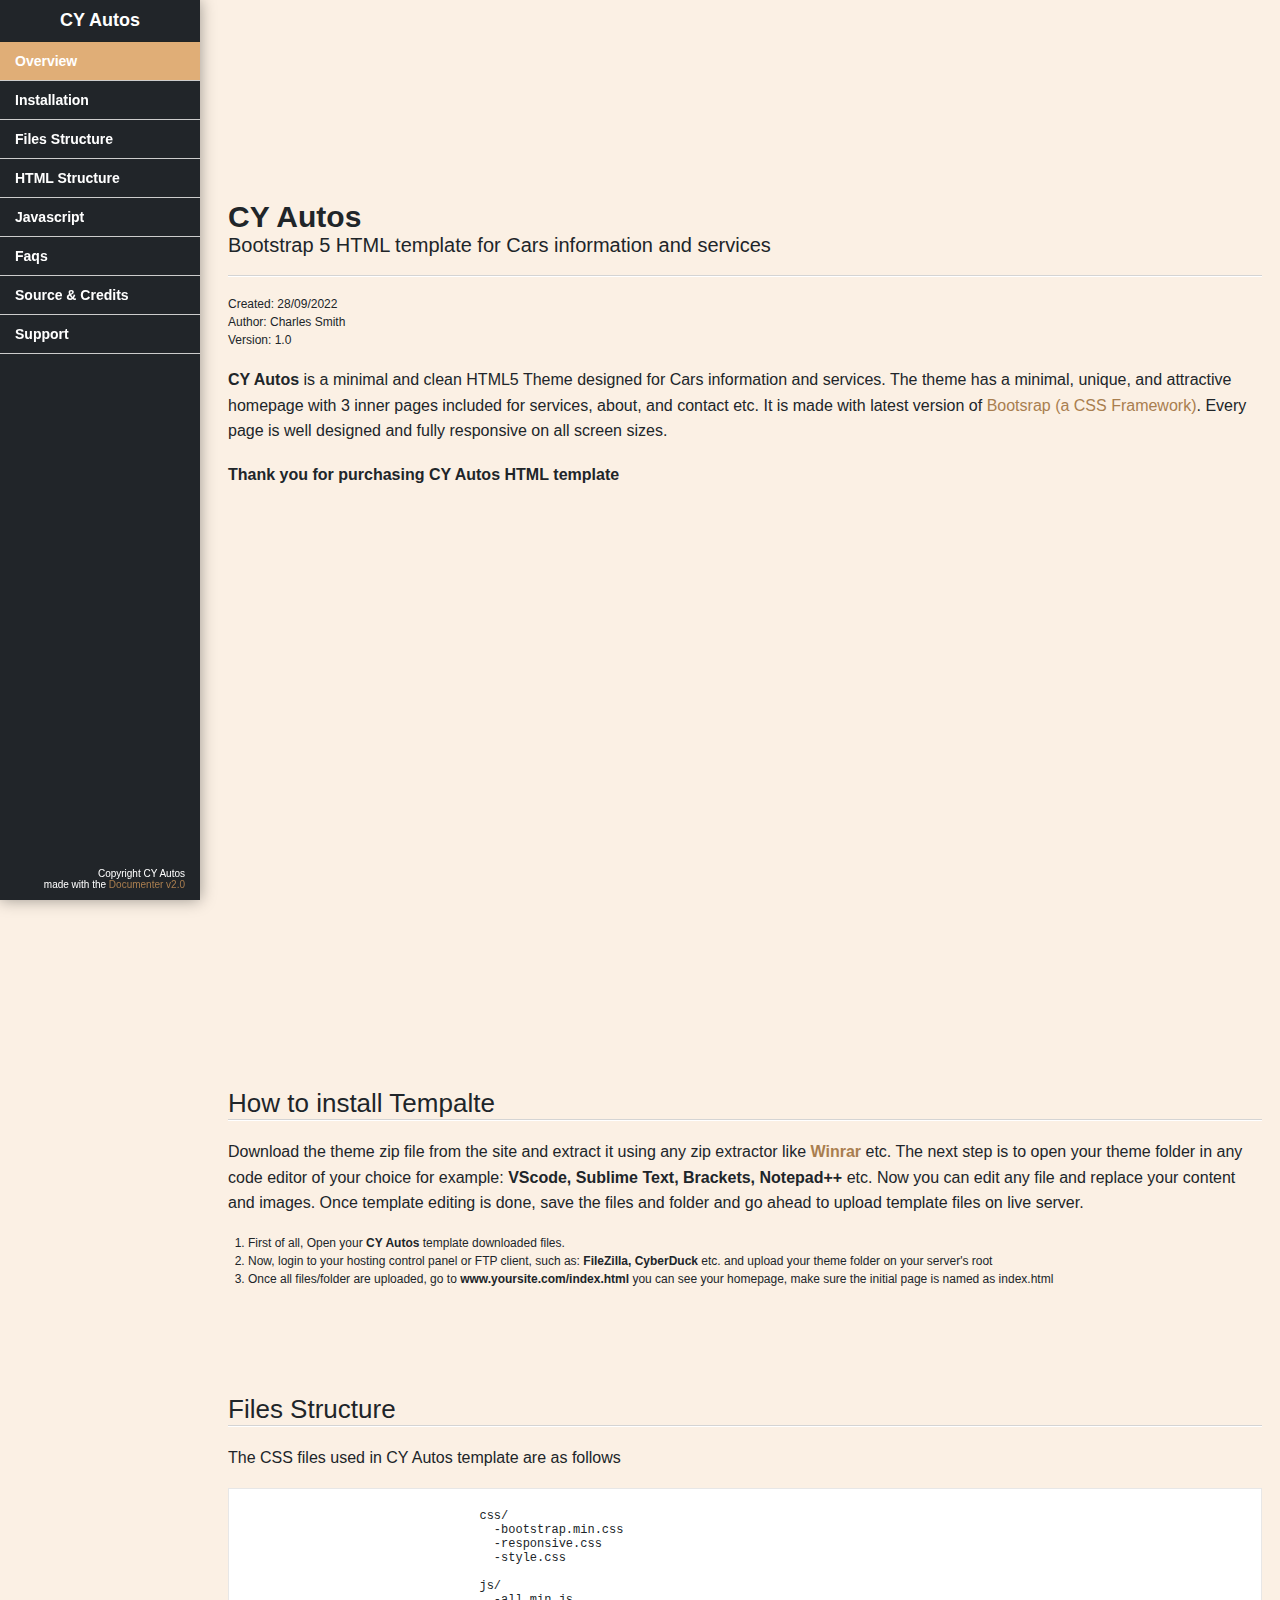
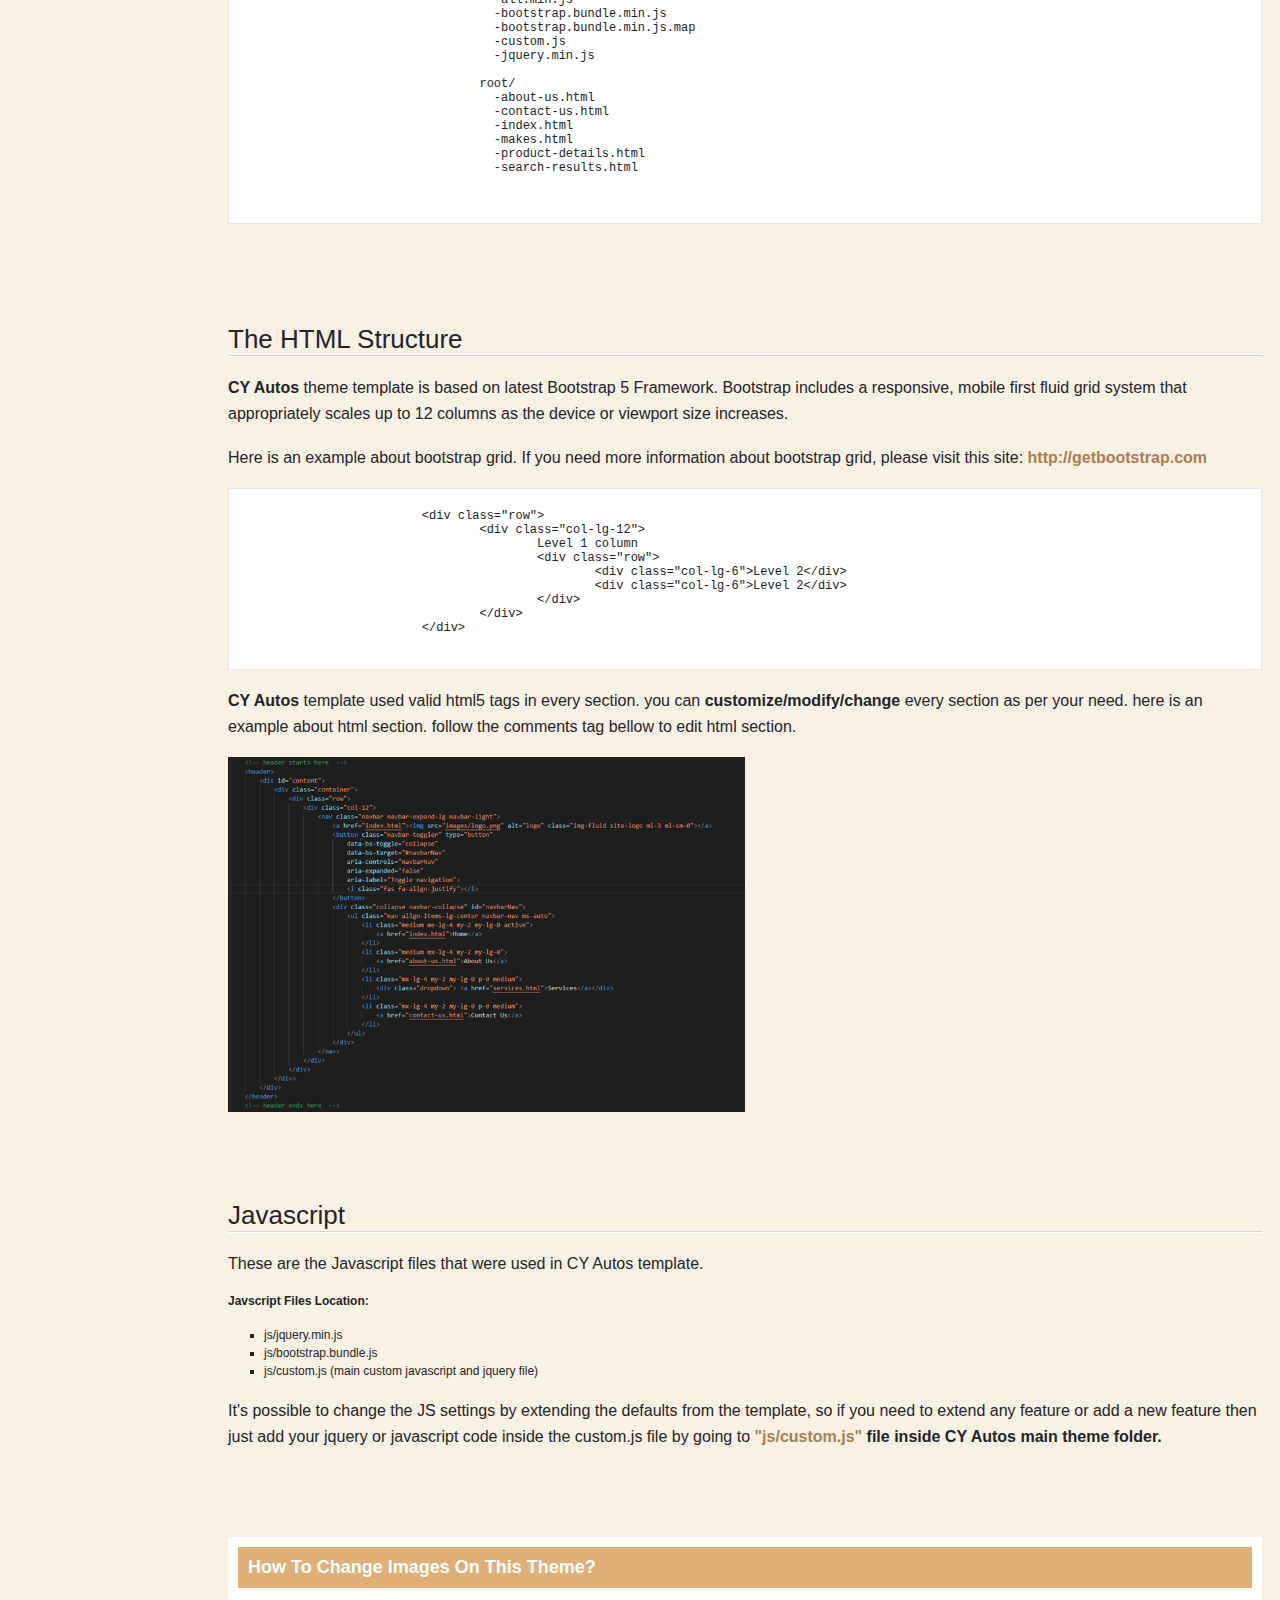
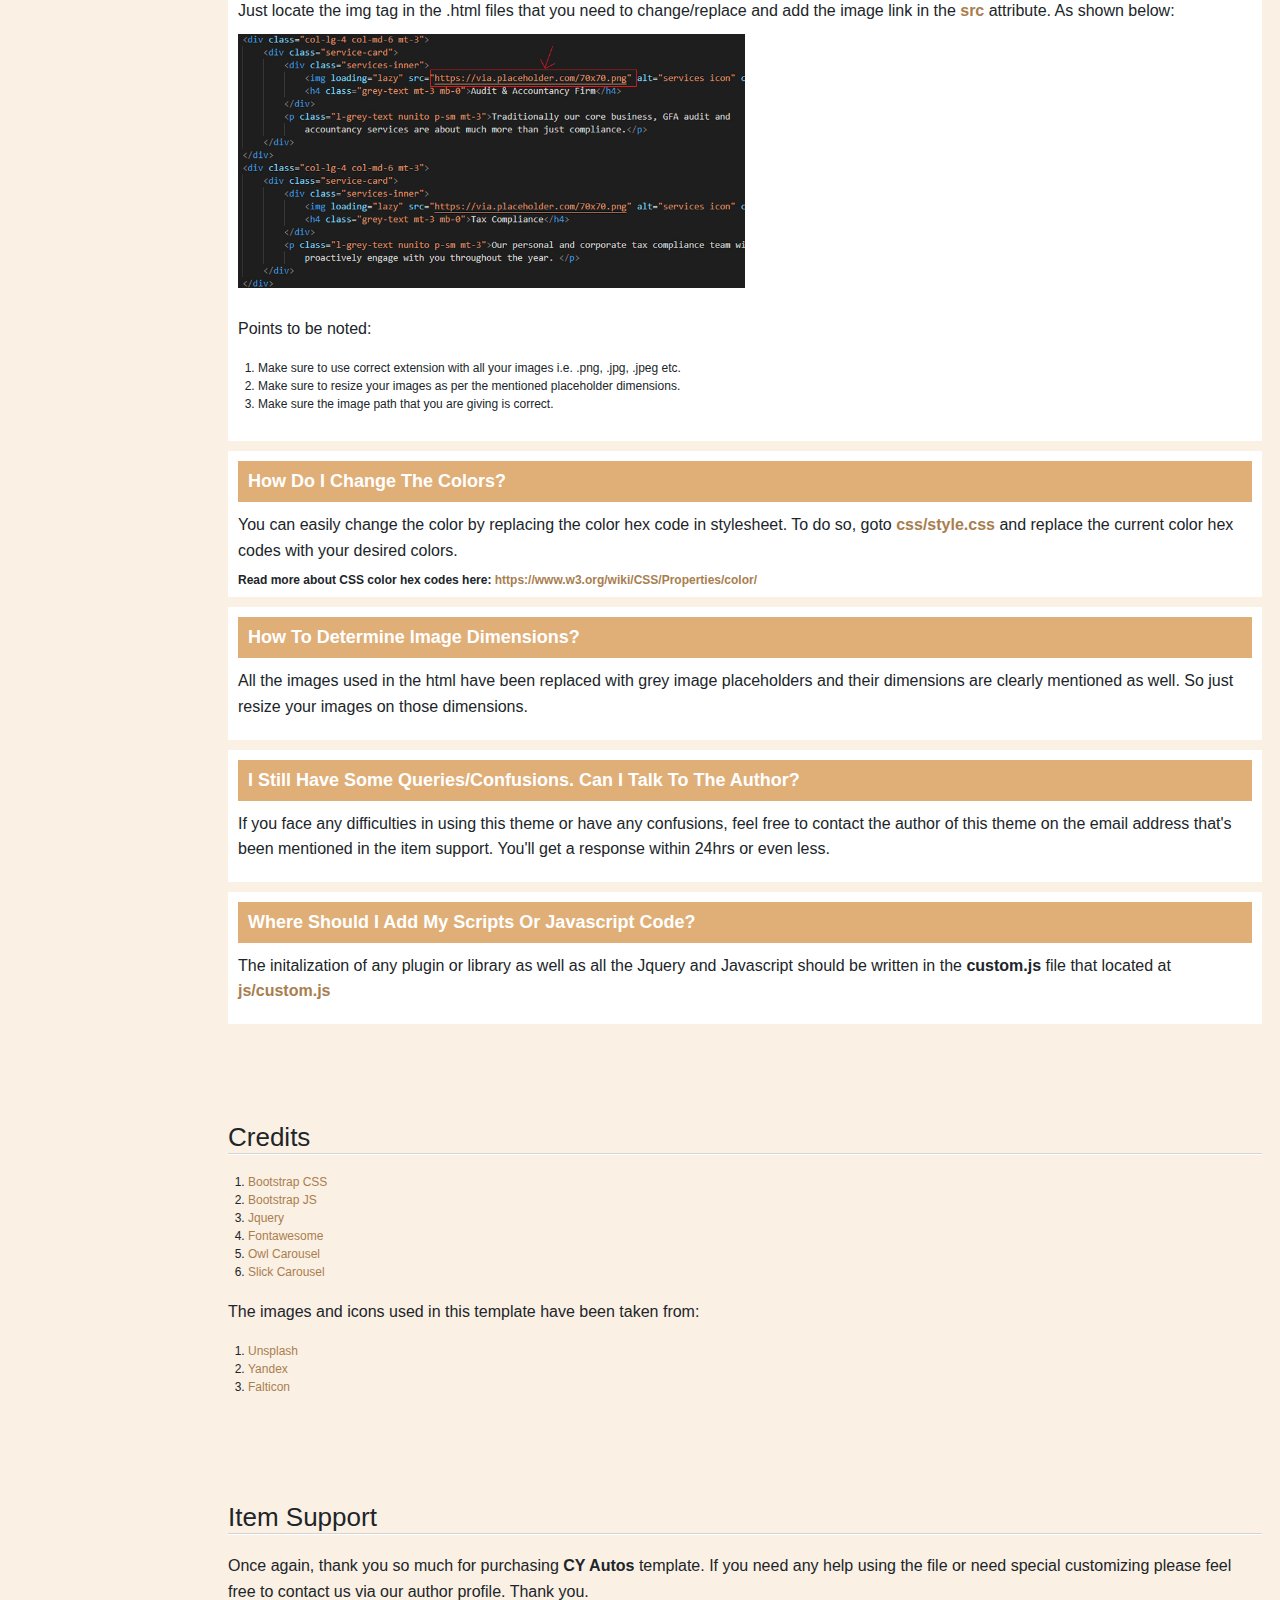
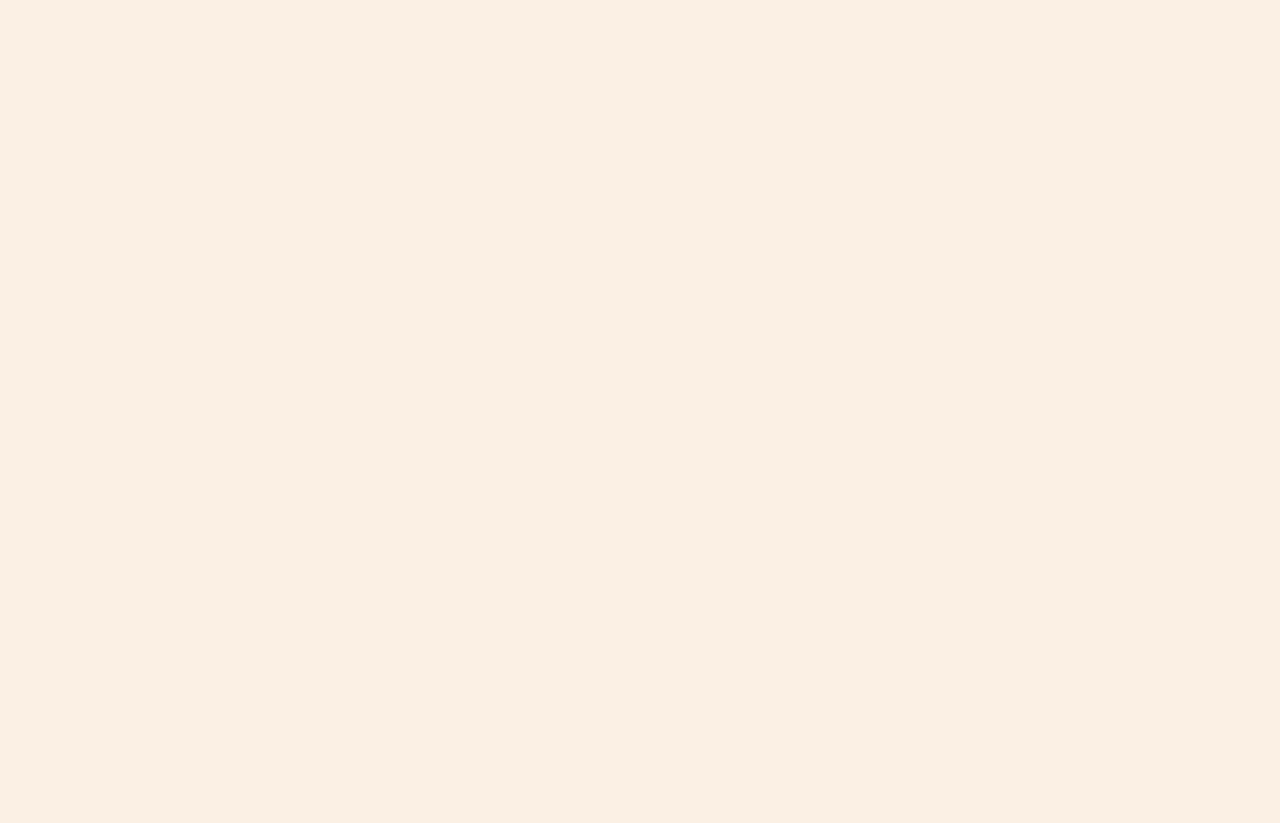
<file: documentation/index.html>
<!doctype html>
<html lang="en-us">
<head>
	<meta charset="utf-8">
	<title>CY Autos | Documentation</title>
	<meta name="description" content="CY Autos ">
	<meta name="author" content="CharlesSmith">
	<meta name="copyright" content="CharlesSmith">
	<meta name="generator" content="Documenter v2.0 http://rxa.li/documenter">
	<meta name="date" content="2016-12-26T00:00:00+01:00">
	<link rel="stylesheet" href="assets/css/documenter_style.css" media="all">
	<link rel="stylesheet" href="https://cdnjs.cloudflare.com/ajax/libs/font-awesome/6.1.1/css/all.min.css"/>
	<link rel="shortcut icon" type="image/x-icon" href="favicon.ico" />
	<script src="assets/js/jquery.js"></script>
	<script src="assets/js/jquery.scrollTo.js"></script>
	<script src="assets/js/jquery.easing.js"></script>
	<script src="assets/js/script.js"></script>
</head>

<body class="documenter-project-mp-price">
	<div id="documenter_sidebar">
		<h1 class="title">CY Autos </h1>
		<ul id="documenter_nav">
			<li><a class="current" href="#documenter_cover">Overview</a></li>
			<li><a href="#installation" title="html">Installation</a></li>
			<li><a href="#files" title="files">Files Structure</a></li>
			<li><a href="#html" title="html">HTML Structure</a></li>
			<li><a href="#js" title="js">Javascript</a></li>
			<li><a href="#faq" title="faq">Faqs</a></li>
			<li><a href="#credits" title="credits">Source & Credits</a></li>
			<li><a href="#support" title="support">Support</a></li>
		</ul>
		<div id="documenter_copyright">Copyright CY Autos <br>
			made with the <a href="http://rxa.li/documenter">Documenter v2.0</a>
		</div>
	</div>
	<div id="documenter_content">
		<section id="documenter_cover">
			<h1>CY Autos </h1>
			<h2>Bootstrap 5 HTML template for Cars information and services</h2>
			<hr>
			<ul>
				<li>Created: 28/09/2022</li>
				<li>Author: Charles Smith</li>
				<li>Version: 1.0</li>
			</ul>
			<p><b>CY Autos </b> is a minimal and clean HTML5 Theme designed for Cars information and services. The theme has a minimal, unique, and attractive homepage with 3 inner pages included for services, about, and contact etc. It is made with latest version of <a href="https://getbootstrap.com/">Bootsrap (a CSS Framework)</a>. Every page is well designed and fully responsive on all screen sizes.
			</p>
			<p><b>Thank you for purchasing <b>CY Autos HTML</b> template</b></p>
		</section>

		<!-- Installation -->
		<section id="installation">
			<div class="page-header">
				<h3>How to install Tempalte</h3>
				<hr class="notop">
			</div>
			<p> Download the theme zip file from the site and extract it using any zip extractor like <b><a href="https://www.win-rar.com/">Winrar</a></b> etc.
				The next step is to open your theme folder in any code editor of your choice for example: <b>VScode, Sublime Text, Brackets, Notepad++ </b>etc.
				Now you can edit any file and replace your content and images. Once template editing is done, save the files and folder and go ahead to upload
				template files on live server.
			</p>
			<ol>
				<li>First of all, Open your <b>CY Autos </b> template downloaded files.</li>
				<li>Now, login to your hosting control panel or FTP client, such as: <b>FileZilla, CyberDuck</b> etc.
					and upload your theme folder on your server's root</li>
				<li>Once all files/folder are uploaded, go to <b>www.yoursite.com/index.html</b> you can see your homepage,
					make sure the initial page is named as index.html</li>
			</ol>
		</section>
		<!-- End Installation -->

		<!-- File Structure -->
		<section id="files">
			<div class="page-header">
				<h3>Files Structure</h3>
				<hr class="notop">
			</div>
			<p>The CSS files used in CY Autos  template are as follows</p>
			<pre>
				css/
				  -bootstrap.min.css
				  -responsive.css
				  -style.css

				js/
				  -all.min.js
				  -bootstrap.bundle.min.js
				  -bootstrap.bundle.min.js.map
				  -custom.js
				  -jquery.min.js

				root/
				  -about-us.html
				  -contact-us.html
				  -index.html
				  -makes.html
				  -product-details.html
				  -search-results.html

			</pre>
		</section>
		<!-- End CSS Structure -->

		<!-- HTML Structure -->
		<section id="html">
			<div class="page-header">
				<h3>The HTML Structure</h3>
				<hr class="notop">
			</div>
			<p><b>CY Autos </b> theme template is based on latest Bootstrap 5 Framework. Bootstrap includes a responsive,
				mobile first fluid grid system that appropriately scales up to 12 columns as the device or viewport size
				increases.</p>
			<p>Here is an example about bootstrap grid. If you need more information about bootstrap grid, please visit
				this site: <b><a href="http://getbootstrap.com">http://getbootstrap.com</a></b></p>
			<pre>
			&lt;div class=&quot;row&quot;&gt;
				&lt;div class=&quot;col-lg-12&quot;&gt;
					Level 1 column
					&lt;div class=&quot;row&quot;&gt;
						&lt;div class=&quot;col-lg-6&quot;&gt;Level 2&lt;/div&gt;
						&lt;div class=&quot;col-lg-6&quot;&gt;Level 2&lt;/div&gt;
					&lt;/div&gt;
				&lt;/div&gt;
			&lt;/div&gt;
			</pre>
			<p><b>CY Autos </b> template used valid html5 tags in every section. you can
				<b>customize/modify/change</b> every section as per your need. here is an example about html section.
				follow the comments tag bellow to edit html section.</p>
			<img src="assets/images/navbar-snippet.jpg" alt="#" class="snippets"/>
		</section>
		<!--/ End HTML Structure -->

		<!-- Javascript	-->
		<section id="js">
			<div class="page-header">
				<h3>Javascript</h3>
				<hr class="notop">
			</div>
			<p>These are the Javascript files that were used in CY Autos  template.</p>
			<b>Javscript Files Location:</b>
			<ul>
				<li>js/jquery.min.js</li>
				<li>js/bootstrap.bundle.js</li>
				<li>js/custom.js (main custom javascript and jquery file)</li>
			</ul>
			<p>It's possible to change the JS settings by extending the defaults from the template, so if you need to extend any feature or add a new feature then just add your jquery or javascript code inside the custom.js file by going to <b><span style="color:#a97e4f;">"js/custom.js" </span>file inside CY Autos main theme folder.</b>
		</section>
		<!-- End Javascript	-->

		<!-- Faq -->
		<section id="faq">
			<div class="single-faq">
				<h4>How to change images on this theme?</h4>
				<p>Just locate the img tag in the .html files that you need to change/replace and add the image link in the  <b><span style="color:#a97e4f;">src</span></b> attribute. As shown below:</p>
				<img src="assets/images/image-source.jpg" alt="" class="snippets">
				<br><br>
				<p>Points to be noted:</p>
				<ol>
					<li>Make sure to use correct extension with all your images i.e. .png, .jpg, .jpeg etc.</li>
					<li>Make sure to resize your images as per the mentioned placeholder dimensions.</li>
					<li>Make sure the image path that you are giving is correct.</li>
				</ol>
			</div>

			<div class="single-faq">
				<h4>How do I change the colors?</h4>
				<p>You can easily change the color by replacing the color hex code in stylesheet. To do so, goto <b><span style="color:#a97e4f;">css/style.css</span></b> and replace the current color hex codes with your desired colors. </p>
				<b>Read more about CSS color hex codes here: <a href="https://getbootstrap.com/docs/5.0/layout/grid/"> https://www.w3.org/wiki/CSS/Properties/color/</a></b>
			</div>

			<div class="single-faq">
				<h4>How to determine image dimensions?</h4>
				<p>All the  images used in the html have been replaced with grey image placeholders and their dimensions are clearly mentioned as well. So just resize your images on those dimensions.</p>
			</div>

			<div class="single-faq">
				<h4>I still have some queries/confusions. Can I talk to the author?</h4>
				<p>If you face any difficulties in using this theme or have any confusions, feel free to contact the author of this theme on the email address that's been mentioned in the item support. You'll get a response within 24hrs or even less.</p>
			</div>

			<div class="single-faq">
				<h4>Where should I add my scripts or Javascript code?</h4>
				<p>The initalization of any plugin or library as well as all the Jquery and Javascript should be written in the <b>custom.js</b>  file that located at <b><span style="color:#a97e4f;"> js/custom.js</span></b></p>
			</div>
		</section>
		<!--/ End Faq -->

		<!-- Credits -->
		<section id="credits">
			<div class="page-header">
				<h3>Credits</h3>
				<hr class="notop">
			</div>
			<ol>
				<li><a href="http://getbootstrap.com">Bootstrap CSS</a></li>
				<li><a href="http://getbootstrap.com">Bootstrap JS</a></li>
				<li><a href="https://jquery.com">Jquery</a></li>
				<li><a href="http://fontawesome.com/">Fontawesome</a></li>
				<li><a href="https://owlcarousel2.github.io/OwlCarousel2/index.html">Owl Carousel</a></li>
				<li><a href="https://kenwheeler.github.io/slick/">Slick Carousel</a></li>
			</ol>
			<p>The images and icons used in this template have been taken from: </p>
			<ol>
				<li><a href="https://unsplash.com/">Unsplash</a></li>
				<li><a href="https://yandex.com/">Yandex</a></li>
				<li><a href="https://www.flaticon.com/">Falticon</a></li>
			</ol>
		</section>
		<!--/ End Credits -->

		<!-- Support -->
		<section id="support">
			<div class="page-header">
				<h3>Item Support</h3>
				<hr class="notop">
			</div>
			<p>Once again, thank you so much for purchasing <b>CY Autos </b> template. If you need any help using
				the file or need special customizing please feel free to contact us via our author profile. Thank you.</p>
		</section>
		<!--/ End Support -->

	</div>
</body>

</html>
</file>
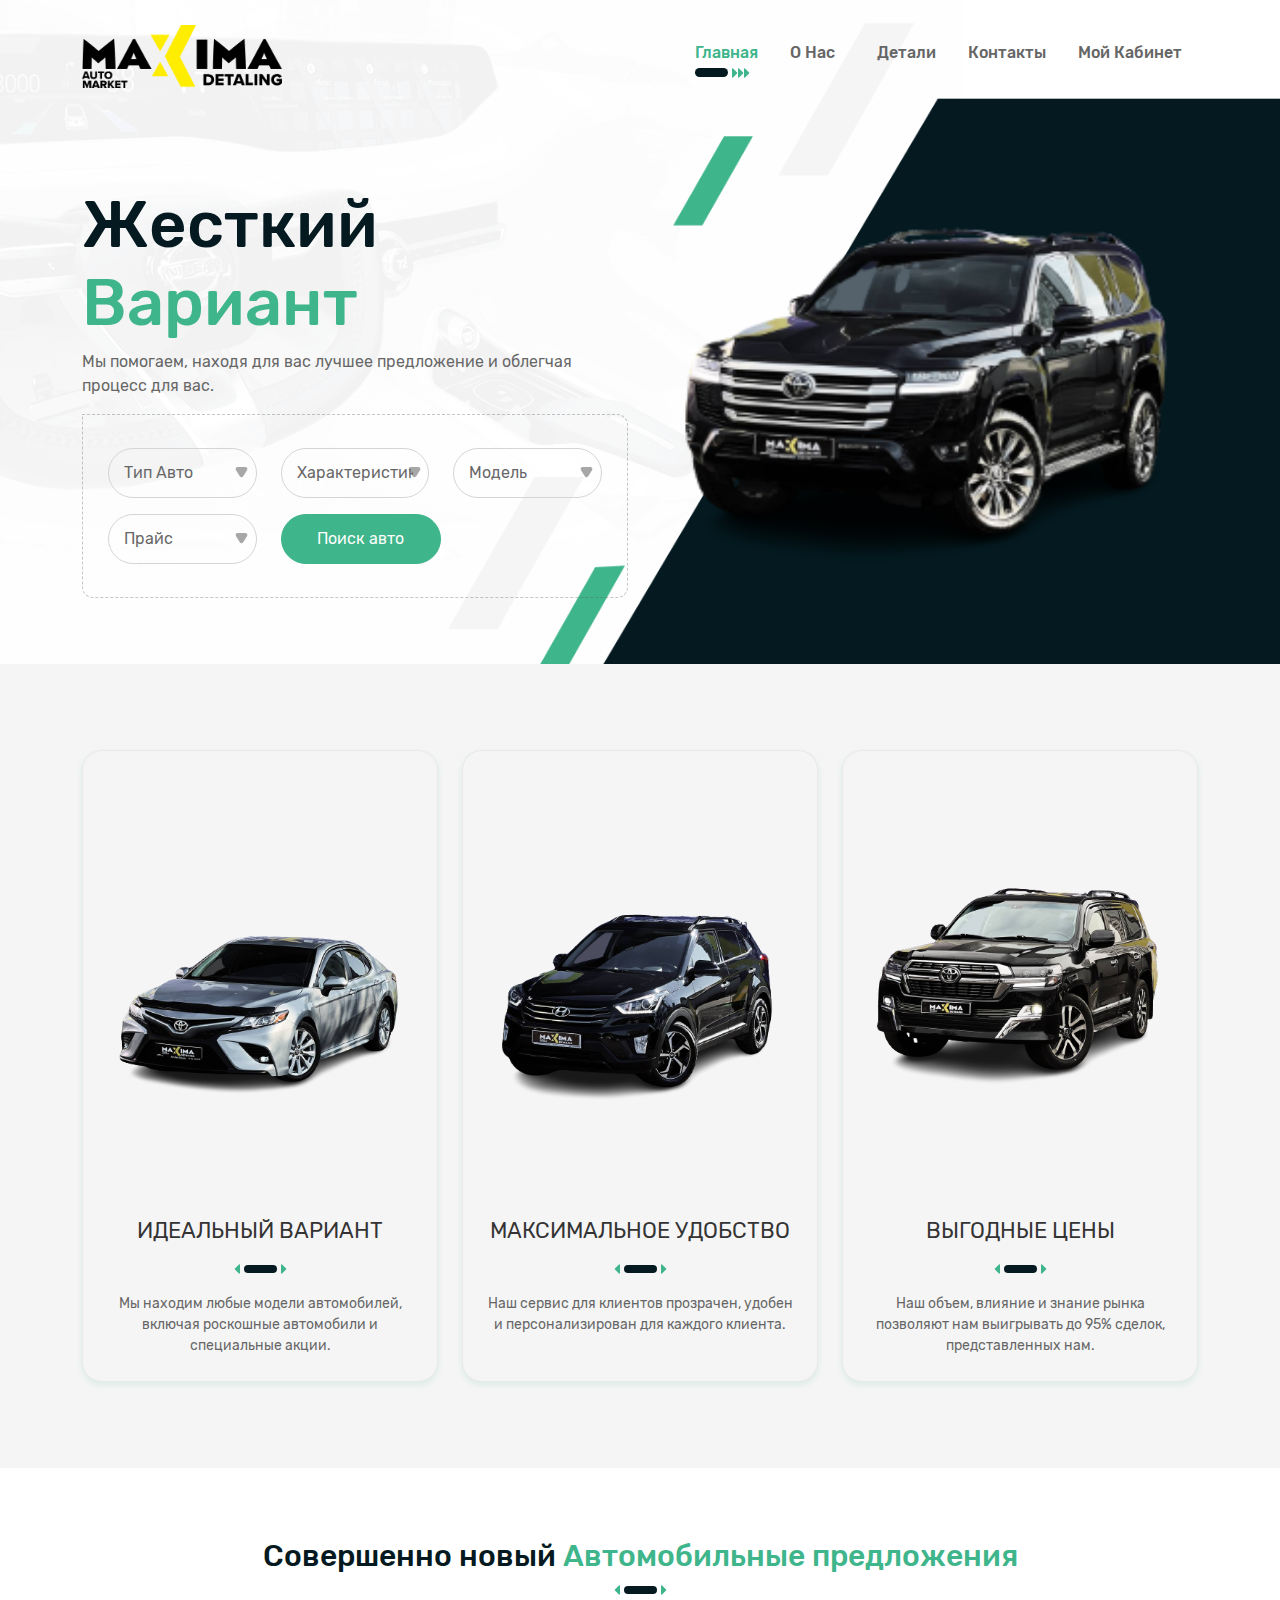
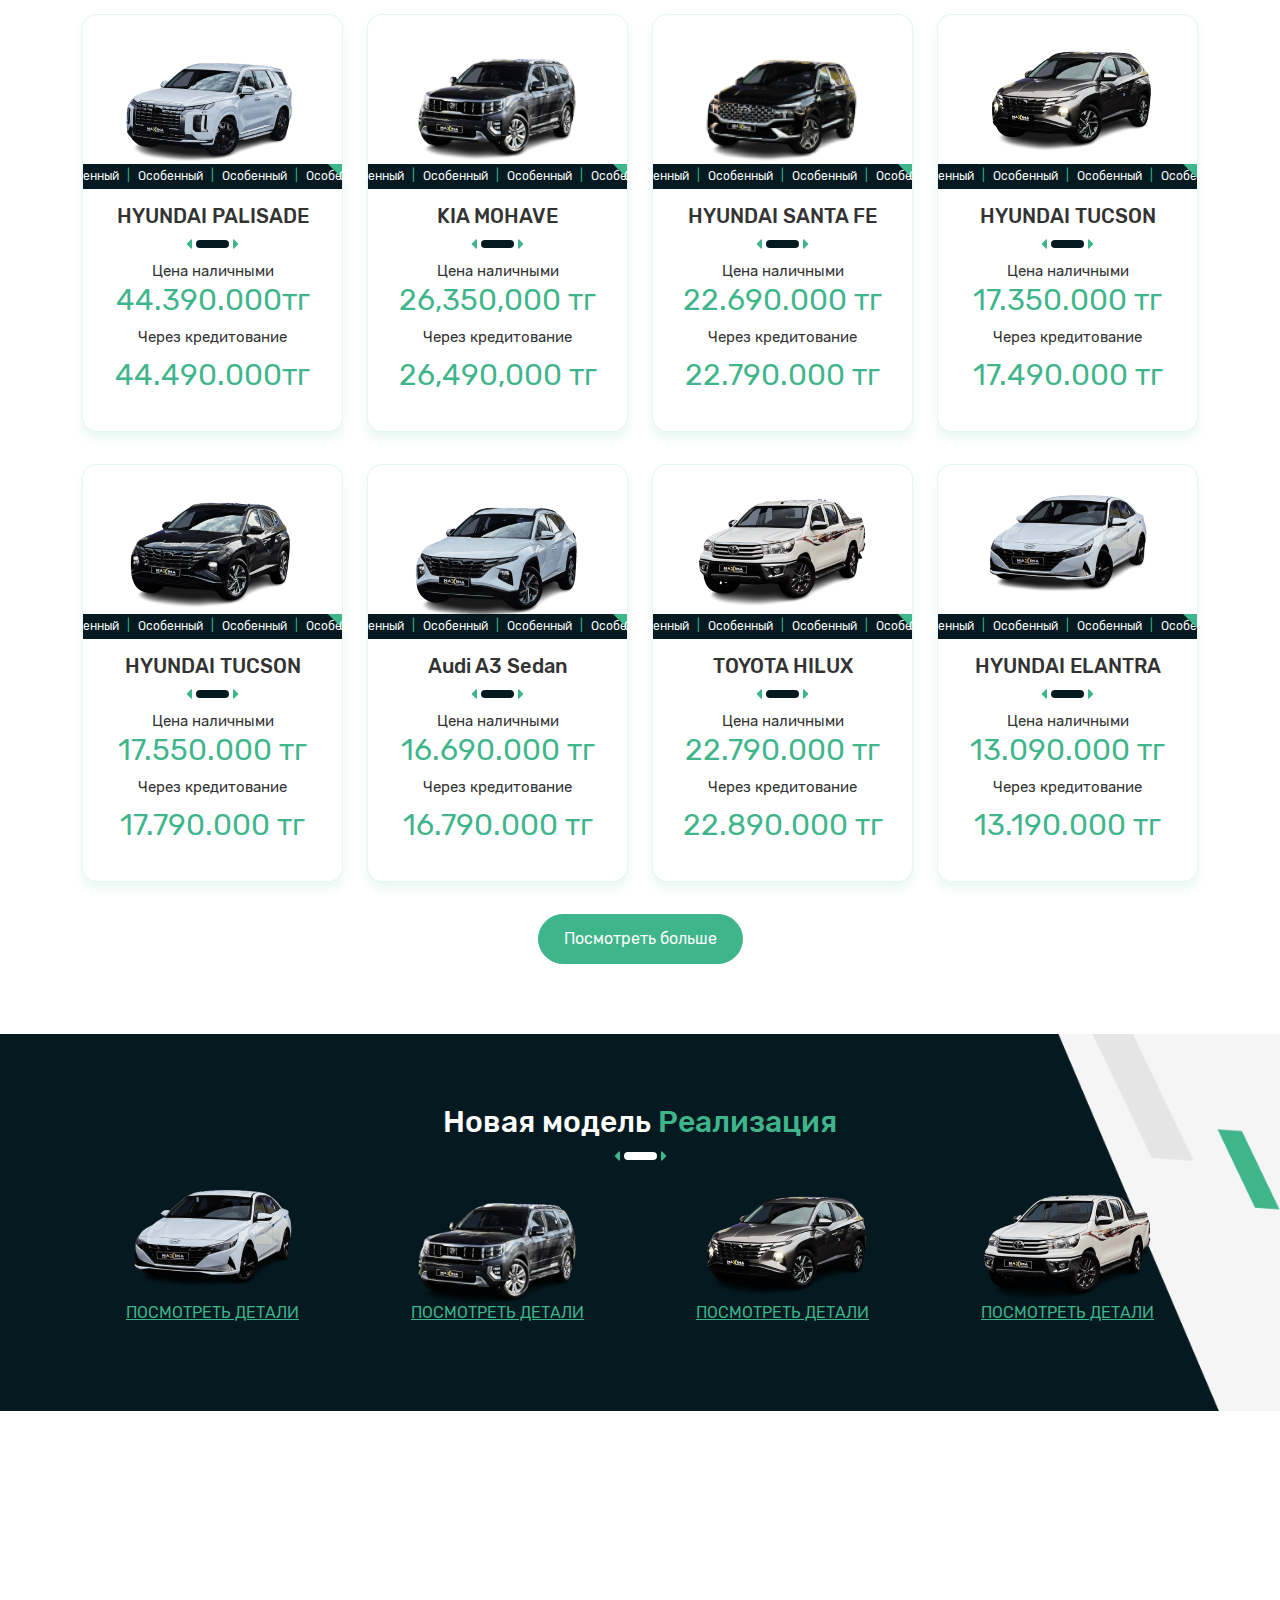
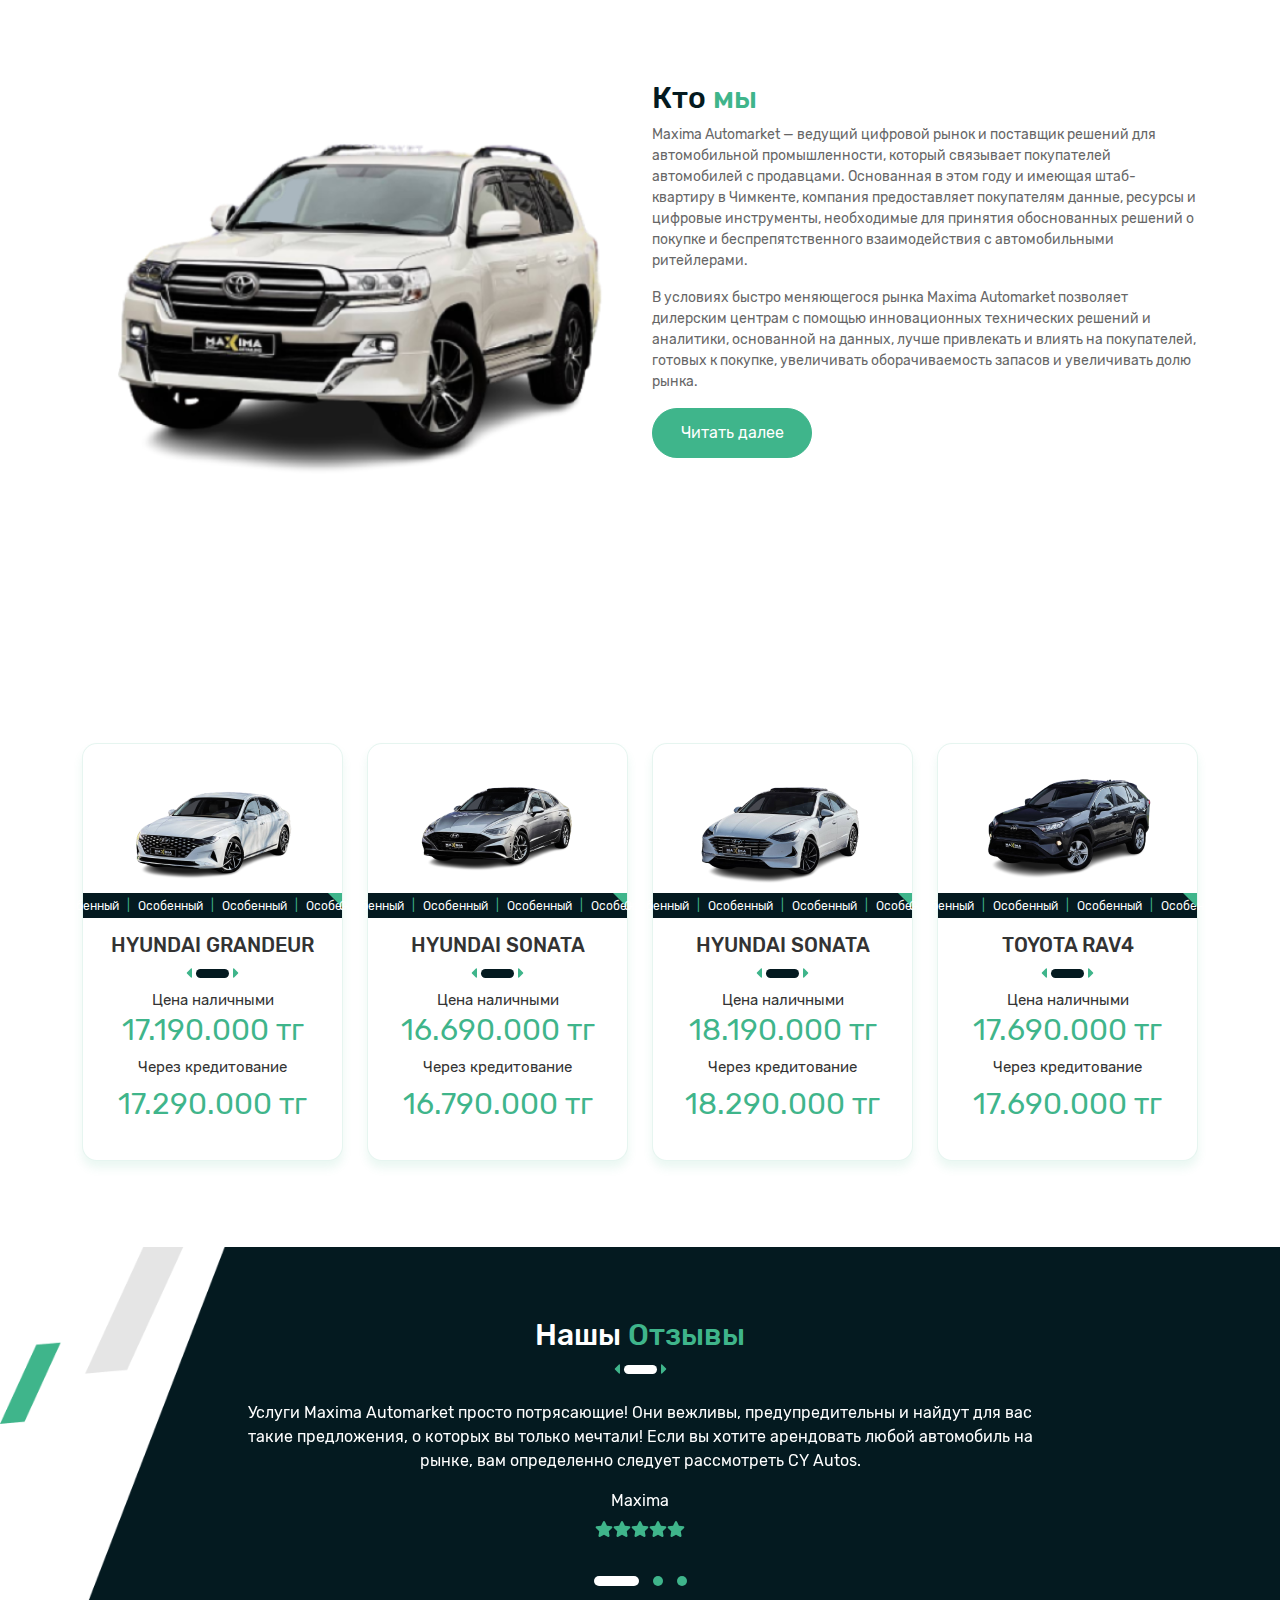
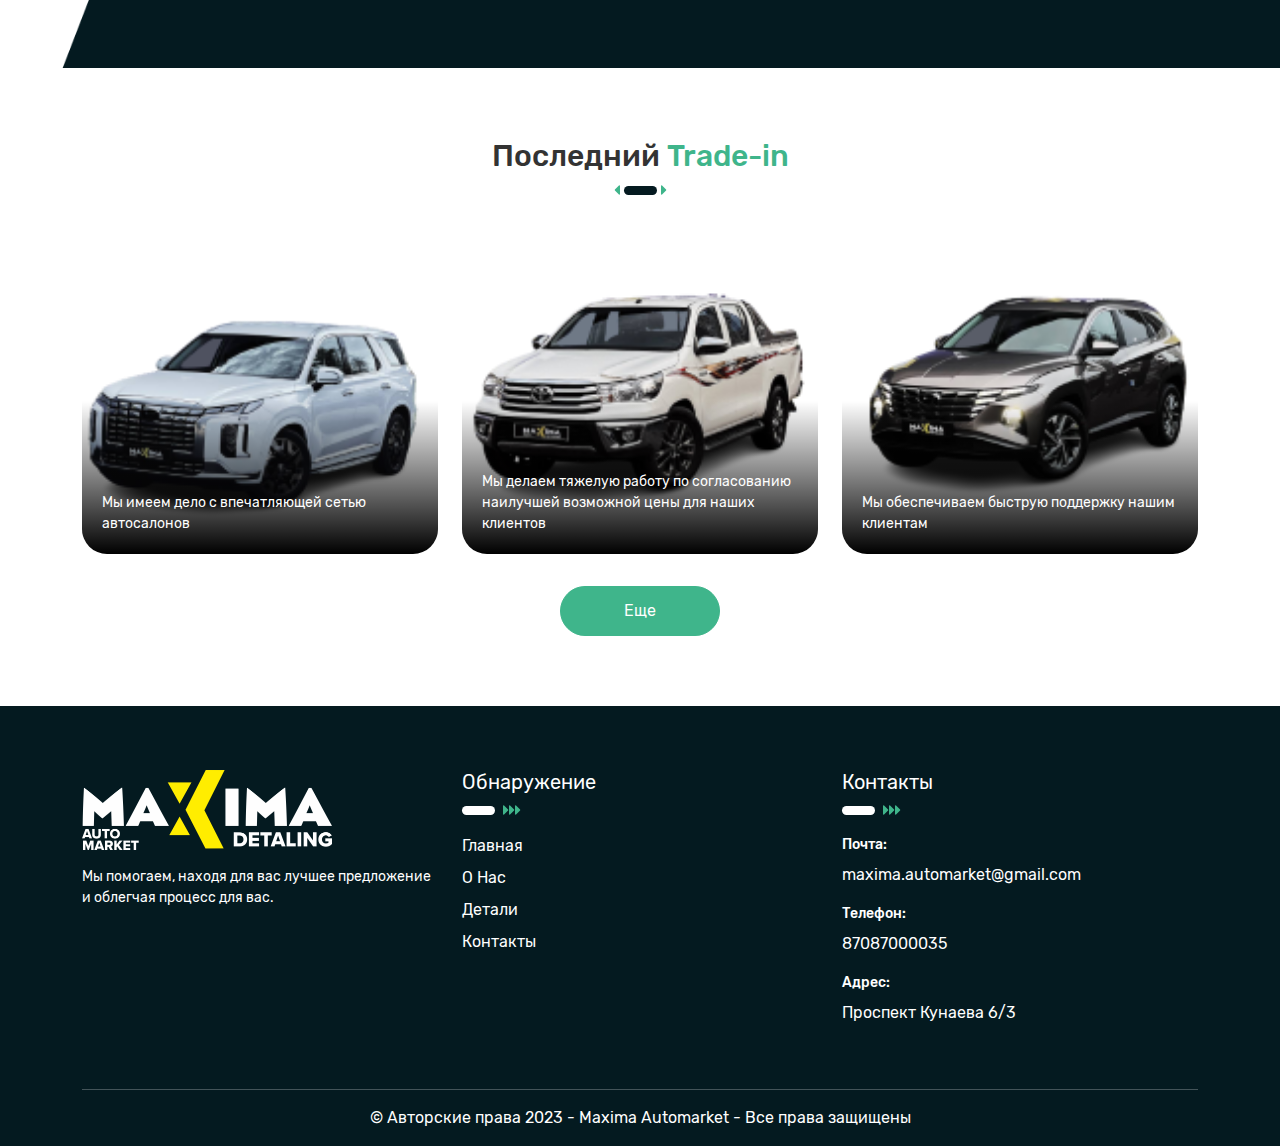
<file: 1index.html>
<!doctype html>
<html lang="rus">

<head>
    <!-- Required meta tags -->
    <meta charset="utf-8">
    <meta name="viewport" content="width=device-width, initial-scale=1, shrink-to-fit=no">

    <!-- TITLE -->
    <title>Maxima Automarket | Главная</title>

    <!-- FAVICON -->
    <link rel="icon" href="maxima32.png" type="image/gif" sizes="32x32">

    <!-- FONTS -->
    <link href="https://fonts.googleapis.com/css2?family=Poppins:wght@400;500;600;700;800;900&display=swap"
        rel="stylesheet">

    <!-- CSS LINKS -->
    <link href="assets/css/bootstrap.min.css" rel="stylesheet">
    <link rel="stylesheet" href="assets/css/owl.carousel.min.css">
    <link rel="stylesheet" href="assets/css/owl.theme.default.min.css">
    <link rel="stylesheet" href="assets/css/slick.css">
    <link rel="stylesheet" href="assets/css/slick-theme.css">
    <link rel="stylesheet" href="assets/css/style.css">
    <link rel="stylesheet" href="assets/css/responsive.css">
</head>

<body>
    <!-- preloader starts here  -->
    <div id="preloader">
        <div id="ctn-preloader" class="ctn-preloader">
            <div class="animation-preloader">
                <div class="spinner"></div>
                <img src="maxima.png" alt="logo" class="img-fluid loader-logo">
                <div class="txt-loading">
                    <span data-text-preloader="L" class="letters-loading">
                        L
                    </span>
                    <span data-text-preloader="O" class="letters-loading">
                        O
                    </span>
                    <span data-text-preloader="A" class="letters-loading">
                        A
                    </span>
                    <span data-text-preloader="D" class="letters-loading">
                        D
                    </span>
                    <span data-text-preloader="I" class="letters-loading">
                        I
                    </span>
                    <span data-text-preloader="N" class="letters-loading">
                        N
                    </span>
                    <span data-text-preloader="G" class="letters-loading">
                        G
                    </span>
                </div>
            </div>
            <div class="loader-section section-left"></div>
            <div class="loader-section section-right"></div>
        </div>
    </div>
    <!-- preloader ends here  -->

    <!-- header starts here  -->
    <header>
        <div class="container">
            <div class="row">
                <div class="col-12">
                    <nav class="navbar navbar-expand-lg navbar-light">
                        <a class="navbar-brand" href="index.html"><img src="maxima.png" alt="logo" class="img-fluid site-logo"></a>
                        <button class="navbar-toggler" type="button" data-bs-toggle="collapse" data-bs-target="#navbarNav" aria-controls="navbarNav" aria-expanded="false" aria-label="Toggle navigation">
                            <i class="fas fa-bars"></i>
                        </button>
                        <div class="collapse navbar-collapse" id="navbarNav">
                            <ul class="navbar-nav ms-auto">
                                <li class="nav-item active mx-3">
                                    <a class="nav-link" aria-current="page" href="index.html">Главная</a>
                                    <div class="nav-line">
                                        <span class="green-line me-1"></span>
                                        <i class="fas fa-caret-right green-text"></i>
                                        <i class="fas fa-caret-right green-text"></i>
                                        <i class="fas fa-caret-right green-text"></i>
                                    </div>
                                </li>
                                <li class="nav-item mx-3">
                                    <a class="nav-link" href="about-us.html">О Нас</a>
                                    <div class="nav-line">
                                        <span class="green-line me-1"></span>
                                        <i class="fas fa-caret-right green-text"></i>
                                        <i class="fas fa-caret-right green-text"></i>
                                        <i class="fas fa-caret-right green-text"></i>
                                    </div>
                                </li>
                                <li class="nav-item mx-3">
                                    <a class="nav-link" href="makes.html">Детали</a>
                                    <div class="nav-line">
                                        <span class="green-line me-1"></span>
                                        <i class="fas fa-caret-right green-text"></i>
                                        <i class="fas fa-caret-right green-text"></i>
                                        <i class="fas fa-caret-right green-text"></i>
                                    </div>
                                </li>
                                <li class="nav-item mx-3">
                                    <a class="nav-link" href="contact-us.html">Контакты</a>
                                    <div class="nav-line">
                                        <span class="green-line me-1"></span>
                                        <i class="fas fa-caret-right green-text"></i>
                                        <i class="fas fa-caret-right green-text"></i>
                                        <i class="fas fa-caret-right green-text"></i>
                                    </div>
                                </li>
                                <li class="nav-item mx-3">
                                    <a class="nav-link" href="contact-us.html">Мой кабинет</a>
                                    <div class="nav-line">
                                        <span class="green-line me-1"></span>
                                        <i class="fas fa-caret-right green-text"></i>
                                        <i class="fas fa-caret-right green-text"></i>
                                        <i class="fas fa-caret-right green-text"></i>
                                    </div>
                                </li>
                            </ul>
                        </div>
                    </nav>
                </div>
            </div>
        </div>
    </header>
    <!-- header ends here  -->

    <!-- banner section starts here -->
    <section class="banner">
        <div class="container">
            <div class="row align-items-center">
                <div class="col-lg-6 my-3">
                    <h1>Жесткий<span class="green-text"> Вариант</span></h1>
                    <p class="grey-text">Мы помогаем, находя для вас лучшее предложение и облегчая процесс для вас.</p>
                    <div class="filter-card">
                        <form action="search-results.html">
                            <div class="row">
                                <div class="col-lg-4 my-2 col-sm-6">
                                    <select name="Тип Авто" class="site-input">
                                        <option value="Car Type" disabled selected>Тип Авто</option>
                                        <option value="">Новые</option>
                                        <option value="">Пробегом</option>
                                    </select>
                                </div>
                                <div class="col-lg-4 my-2 col-sm-6">
                                    <select name="Характеристика" class="site-input">
                                        <option value="Характеристика" disabled selected>Характеристика</option>
                                    </select>
                                </div>
                                <div class="col-lg-4 my-2 col-sm-6">
                                    <select name="Модель" class="site-input">
                                        <option value="Модель" disabled selected>Модель</option>
                                    </select>
                                </div>
                                <div class="col-lg-4 my-2 col-sm-6">
                                    <select name="Прайс" class="site-input">
                                        <option value="Прайс" disabled selected>Прайс</option>
                                    </select>
                                </div>
                                <div class="col-lg-4 col-sm-6 my-2">
                                    <button class="site-btn w-100">Поиск авто</button>
                                </div>
                            </div>
                        </form>
                    </div>
                </div>
                <div class="col-lg-6 my-3 d-lg-block d-none">
                    <img src="301.png" alt="banner car" class="img-fluid w-100">
                </div>
            </div>
        </div>
    </section>
    <!-- banner section ends here -->

    <!-- services section starts here -->
    <section class="services">
        <div class="container">
            <div class="row">
                <div class="col-lg-4 col-md-6 my-3">
                    <div class="service-card h-100">
                        <img src="70se.png" alt="star" class="img-fluid mb-2">
                        <h5 class="mt-3 regular">ИДЕАЛЬНЫЙ ВАРИАНТ</h5>
                        <div class="d-flex mt-3 align-items-center justify-content-center">
                            <i class="fas green-text fa-caret-left"></i>
                            <span class="green-line mx-1"></span>
                            <i class="fas green-text fa-caret-right"></i>
                        </div>
                        <p class="mb-0 mt-3 grey-text">Мы находим любые модели автомобилей, включая роскошные автомобили и специальные акции.</p>
                    </div>
                </div>
                <div class="col-lg-4 col-md-6 my-3">
                    <div class="service-card h-100">
                        <img src="creta.png" alt="star" class="img-fluid mb-2">
                        <h5 class="mt-3 regular">МАКСИМАЛЬНОЕ УДОБСТВО</h5>
                        <div class="d-flex mt-3 align-items-center justify-content-center">
                            <i class="fas green-text fa-caret-left"></i>
                            <span class="green-line mx-1"></span>
                            <i class="fas green-text fa-caret-right"></i>
                        </div>
                        <p class="mb-0 mt-3 grey-text">Наш сервис для клиентов прозрачен, удобен и персонализирован для каждого клиента.</p>
                    </div>
                </div>
                <div class="col-lg-4 col-md-6 my-3">
                    <div class="service-card h-100">
                        <img src="200bla.png" alt="star" class="img-fluid mb-2">
                        <h5 class="mt-3 regular">ВЫГОДНЫЕ ЦЕНЫ</h5>
                        <div class="d-flex mt-3 align-items-center justify-content-center">
                            <i class="fas green-text fa-caret-left"></i>
                            <span class="green-line mx-1"></span>
                            <i class="fas green-text fa-caret-right"></i>
                        </div>
                        <p class="mb-0 mt-3 grey-text">Наш объем, влияние и знание рынка позволяют нам выигрывать до 95% сделок, представленных нам.</p>
                    </div>
                </div>
            </div>
        </div>
    </section>
    <!-- services section ends here -->

    <!-- new car deals section starts here -->
    <section class="new-car-deals">
        <div class="container">
            <div class="row">
                <div class="col-12">
                    <h3 class="d-green-text">Совершенно новый <span class="green-text"> Автомобильные предложения</span></h3>
                    <div class="d-flex mt-2 align-items-center justify-content-center">
                        <i class="fas green-text fa-caret-left"></i>
                        <span class="green-line mx-1"></span>
                        <i class="fas green-text fa-caret-right"></i>
                    </div>
                </div>
            </div>
            <div class="row">
                <div class="col-xl-3 col-lg-4 col-md-6 my-3">
                    <div class="car-deal-card">
                        <div class="car-deal-img">
                            <img src="palisade.png" alt="Car" class="img-fluid">
                        </div>
                        <div class="car-deal-tags mt-2">
                            <p class="my-0">Особенный</p>
                            <span class="green-text mx-2">|</span>
                            <p class="my-0">Особенный</p>
                            <span class="green-text mx-2">|</span>
                            <p class="my-0">Особенный</p>
                            <span class="green-text mx-2">|</span>
                            <p class="my-0">Особенный</p>
                        </div>
                        <div class="car-deal-inner">
                            <h6 class="mb-0">HYUNDAI PALISADE</h6>
                            <div class="d-flex mt-2 align-items-center justify-content-center">
                                <i class="fas green-text fa-caret-left"></i>
                                <span class="green-line mx-1"></span>
                                <i class="fas green-text fa-caret-right"></i>
                            </div>
                            <p class="mb-0 p-xs mt-2">Цена наличными</p>
                            <h3 class="green-text mb-0 regular">44.390.000тг</h3>
                            <p class="my-2 p-xs">Через кредитование</p>
                            <h3 class="green-text regular">44.490.000тг</h3>
                        </div>
                        <div class="deal-overlay">
                            <button class="site-btn white-border-btn" onclick="location.href='product-details.html'">Посмотреть детали</button>
                        </div>
                    </div>
                </div>
                <div class="col-xl-3 col-lg-4 col-md-6 my-3">
                    <div class="car-deal-card">
                        <div class="car-deal-img">
                            <img src="mohave.png" alt="Car" class="img-fluid">
                        </div>
                        <div class="car-deal-tags mt-2">
                            <p class="my-0">Особенный</p>
                            <span class="green-text mx-2">|</span>
                            <p class="my-0">Особенный</p>
                            <span class="green-text mx-2">|</span>
                            <p class="my-0">Особенный</p>
                            <span class="green-text mx-2">|</span>
                            <p class="my-0">Особенный</p>
                        </div>
                        <div class="car-deal-inner">
                            <h6 class="mb-0">KIA MOHAVE</h6>
                            <div class="d-flex mt-2 align-items-center justify-content-center">
                                <i class="fas green-text fa-caret-left"></i>
                                <span class="green-line mx-1"></span>
                                <i class="fas green-text fa-caret-right"></i>
                            </div>
                            <p class="mb-0 p-xs mt-2">Цена наличными</p>
                            <h3 class="green-text mb-0 regular">26,350,000 тг</h3>
                            <p class="my-2 p-xs">Через кредитование</p>
                            <h3 class="green-text regular">26,490,000 тг</h3>
                        </div>
                        <div class="deal-overlay">
                            <button class="site-btn white-border-btn" onclick="location.href='product-details.html'">Посмотреть детали</button>
                        </div>
                    </div>
                </div>
                <div class="col-xl-3 col-lg-4 col-md-6 my-3">
                    <div class="car-deal-card">
                        <div class="car-deal-img">
                            <img src="santafe23.png" alt="Car" class="img-fluid">
                        </div>
                        <div class="car-deal-tags mt-2">
                            <p class="my-0">Особенный</p>
                            <span class="green-text mx-2">|</span>
                            <p class="my-0">Особенный</p>
                            <span class="green-text mx-2">|</span>
                            <p class="my-0">Особенный</p>
                            <span class="green-text mx-2">|</span>
                            <p class="my-0">Особенный</p>
                        </div>
                        <div class="car-deal-inner">
                            <h6 class="mb-0">HYUNDAI SANTA FE</h6>
                            <div class="d-flex mt-2 align-items-center justify-content-center">
                                <i class="fas green-text fa-caret-left"></i>
                                <span class="green-line mx-1"></span>
                                <i class="fas green-text fa-caret-right"></i>
                            </div>
                            <p class="mb-0 p-xs mt-2">Цена наличными</p>
                            <h3 class="green-text mb-0 regular">22.690.000 тг</h3>
                            <p class="my-2 p-xs">Через кредитование</p>
                            <h3 class="green-text regular">22.790.000 тг</h3>
                        </div>
                        <div class="deal-overlay">
                            <button class="site-btn white-border-btn" onclick="location.href='product-details.html'">Посмотреть детали</button>
                        </div>
                    </div>
                </div>
                <div class="col-xl-3 col-lg-4 col-md-6 my-3">
                    <div class="car-deal-card">
                        <div class="car-deal-img">
                            <img src="tucsonnew.png" alt="Car" class="img-fluid">
                        </div>
                        <div class="car-deal-tags mt-2">
                            <p class="my-0">Особенный</p>
                            <span class="green-text mx-2">|</span>
                            <p class="my-0">Особенный</p>
                            <span class="green-text mx-2">|</span>
                            <p class="my-0">Особенный</p>
                            <span class="green-text mx-2">|</span>
                            <p class="my-0">Особенный</p>
                        </div>
                        <div class="car-deal-inner">
                            <h6 class="mb-0">HYUNDAI TUCSON</h6>
                            <div class="d-flex mt-2 align-items-center justify-content-center">
                                <i class="fas green-text fa-caret-left"></i>
                                <span class="green-line mx-1"></span>
                                <i class="fas green-text fa-caret-right"></i>
                            </div>
                            <p class="mb-0 p-xs mt-2">Цена наличными</p>
                            <h3 class="green-text mb-0 regular">17.350.000 тг</h3>
                            <p class="my-2 p-xs">Через кредитование</p>
                            <h3 class="green-text regular">17.490.000 тг</h3>
                        </div>
                        <div class="deal-overlay">
                            <button class="site-btn white-border-btn" onclick="location.href='product-details.html'">Посмотреть детали</button>
                        </div>
                    </div>
                </div>
                <div class="col-xl-3 col-lg-4 col-md-6 my-3">
                    <div class="car-deal-card">
                        <div class="car-deal-img">
                            <img src="tucson23b.png" alt="Car" class="img-fluid">
                        </div>
                        <div class="car-deal-tags mt-2">
                            <p class="my-0">Особенный</p>
                            <span class="green-text mx-2">|</span>
                            <p class="my-0">Особенный</p>
                            <span class="green-text mx-2">|</span>
                            <p class="my-0">Особенный</p>
                            <span class="green-text mx-2">|</span>
                            <p class="my-0">Особенный</p>
                        </div>
                        <div class="car-deal-inner">
                            <h6 class="mb-0">HYUNDAI TUCSON</h6>
                            <div class="d-flex mt-2 align-items-center justify-content-center">
                                <i class="fas green-text fa-caret-left"></i>
                                <span class="green-line mx-1"></span>
                                <i class="fas green-text fa-caret-right"></i>
                            </div>
                            <p class="mb-0 p-xs mt-2">Цена наличными</p>
                            <h3 class="green-text mb-0 regular">17.550.000 тг</h3>
                            <p class="my-2 p-xs">Через кредитование</p>
                            <h3 class="green-text regular">17.790.000 тг</h3>
                        </div>
                        <div class="deal-overlay">
                            <button class="site-btn white-border-btn" onclick="location.href='product-details.html'">Посмотреть детали</button>
                        </div>
                    </div>
                </div>
                <div class="col-xl-3 col-lg-4 col-md-6 my-3">
                    <div class="car-deal-card">
                        <div class="car-deal-img">
                            <img src="tucsonhitech.png" alt="Car" class="img-fluid">
                        </div>
                        <div class="car-deal-tags mt-2">
                            <p class="my-0">Особенный</p>
                            <span class="green-text mx-2">|</span>
                            <p class="my-0">Особенный</p>
                            <span class="green-text mx-2">|</span>
                            <p class="my-0">Особенный</p>
                            <span class="green-text mx-2">|</span>
                            <p class="my-0">Особенный</p>
                        </div>
                        <div class="car-deal-inner">
                            <h6 class="mb-0">Audi A3 Sedan</h6>
                            <div class="d-flex mt-2 align-items-center justify-content-center">
                                <i class="fas green-text fa-caret-left"></i>
                                <span class="green-line mx-1"></span>
                                <i class="fas green-text fa-caret-right"></i>
                            </div>
                            <p class="mb-0 p-xs mt-2">Цена наличными</p>
                            <h3 class="green-text mb-0 regular">16.690.000 тг</h3>
                            <p class="my-2 p-xs">Через кредитование</p>
                            <h3 class="green-text regular">16.790.000 тг</h3>
                        </div>
                        <div class="deal-overlay">
                            <button class="site-btn white-border-btn" onclick="location.href='product-details.html'">Посмотреть детали</button>
                        </div>
                    </div>
                </div>
                <div class="col-xl-3 col-lg-4 col-md-6 my-3">
                    <div class="car-deal-card">
                        <div class="car-deal-img">
                            <img src="hilux.png" alt="Car" class="img-fluid">
                        </div>
                        <div class="car-deal-tags mt-2">
                            <p class="my-0">Особенный</p>
                            <span class="green-text mx-2">|</span>
                            <p class="my-0">Особенный</p>
                            <span class="green-text mx-2">|</span>
                            <p class="my-0">Особенный</p>
                            <span class="green-text mx-2">|</span>
                            <p class="my-0">Особенный</p>
                        </div>
                        <div class="car-deal-inner">
                            <h6 class="mb-0">TOYOTA HILUX</h6>
                            <div class="d-flex mt-2 align-items-center justify-content-center">
                                <i class="fas green-text fa-caret-left"></i>
                                <span class="green-line mx-1"></span>
                                <i class="fas green-text fa-caret-right"></i>
                            </div>
                            <p class="mb-0 p-xs mt-2">Цена наличными</p>
                            <h3 class="green-text mb-0 regular">22.790.000 тг</h3>
                            <p class="my-2 p-xs">Через кредитование</p>
                            <h3 class="green-text regular">22.890.000 тг</h3>
                        </div>
                        <div class="deal-overlay">
                            <button class="site-btn white-border-btn" onclick="location.href='product-details.html'">Посмотреть детали</button>
                        </div>
                    </div>
                </div>
                <div class="col-xl-3 col-lg-4 col-md-6 my-3">
                    <div class="car-deal-card">
                        <div class="car-deal-img">
                            <img src="elantra2023.png" alt="Car" class="img-fluid">
                        </div>
                        <div class="car-deal-tags mt-2">
                            <p class="my-0">Особенный</p>
                            <span class="green-text mx-2">|</span>
                            <p class="my-0">Особенный</p>
                            <span class="green-text mx-2">|</span>
                            <p class="my-0">Особенный</p>
                            <span class="green-text mx-2">|</span>
                            <p class="my-0">Особенный</p>
                        </div>
                        <div class="car-deal-inner">
                            <h6 class="mb-0">HYUNDAI ELANTRA</h6>
                            <div class="d-flex mt-2 align-items-center justify-content-center">
                                <i class="fas green-text fa-caret-left"></i>
                                <span class="green-line mx-1"></span>
                                <i class="fas green-text fa-caret-right"></i>
                            </div>
                            <p class="mb-0 p-xs mt-2">Цена наличными</p>
                            <h3 class="green-text mb-0 regular">13.090.000 тг</h3>
                            <p class="my-2 p-xs">Через кредитование</p>
                            <h3 class="green-text regular">13.190.000 тг</h3>
                        </div>
                        <div class="deal-overlay">
                            <button class="site-btn white-border-btn" onclick="location.href='product-details.html'">Посмотреть детали</button>
                        </div>
                    </div>
                </div>
            </div>
            <div class="row">
                <div class="col-12 mt-3">
                    <button class="site-btn">Посмотреть больше</button>
                </div>
            </div>
        </div>
    </section>
    <!-- new car deals section ends here -->

    <!-- new model releases section starts here -->
    <section class="new-model-releases">
        <div class="container">
            <div class="row">
                <div class="col-12">
                    <h3>Новая модель <span class="green-text"> Реализация</span></h3>
                    <div class="d-flex mt-2 align-items-center justify-content-center">
                        <i class="fas green-text fa-caret-left"></i>
                        <span class="green-line white-line mx-1"></span>
                        <i class="fas green-text fa-caret-right"></i>
                    </div>
                </div>
            </div>
            <div class="row">
                <div class="col-lg-3 col-sm-6 my-3">
                    <div class="car-deal-img">
                        <img src="elantra2023.png" alt="Car" class="img-fluid">
                    </div>
                    <a href="product-details.html" class="green-text text-uppercase">Посмотреть детали</a>
                </div>
                <div class="col-lg-3 col-sm-6 my-3">
                    <div class="car-deal-img">
                        <img src="mohave.png" alt="Car" class="img-fluid">
                    </div>
                    <a href="product-details.html" class="green-text text-uppercase">Посмотреть детали</a>
                </div>
                <div class="col-lg-3 col-sm-6 my-3">
                    <div class="car-deal-img">
                        <img src="tucsonnew.png" alt="Car" class="img-fluid">
                    </div>
                    <a href="product-details.html" class="green-text text-uppercase">Посмотреть детали</a>
                </div>
                <div class="col-lg-3 col-sm-6 my-3">
                    <div class="car-deal-img">
                        <img src="hilux.png" alt="Car" class="img-fluid">
                    </div>
                    <a href="product-details.html" class="green-text text-uppercase">Посмотреть детали</a>
                </div>
            </div>
        </div>
    </section>
    <!-- new model releases section ends here -->

    <!-- about us section starts here -->
    <section class="about-us">
        <div class="container">
            <div class="row align-items-center">
                <div class="col-xxl-7 col-lg-6 mt-5 d-none d-lg-block">
                    <img src="200white.png" alt="about us" class="img-fluid">
                </div>
                <div class="col-xxl-5 col-lg-6 my-3">
                    <h3 class="d-green-text">Кто <span class="green-text"> мы</span></h3>
                    <p class="grey-text p-md">Maxima Automarket — ведущий цифровой рынок и поставщик решений для автомобильной промышленности, который связывает покупателей автомобилей с продавцами. Основанная в этом году и имеющая штаб-квартиру в Чимкенте, компания предоставляет покупателям данные, ресурсы и цифровые инструменты, необходимые для принятия обоснованных решений о покупке и беспрепятственного взаимодействия с автомобильными ритейлерами.</p>
                    <p class="grey-text p-md"> В условиях быстро меняющегося рынка Maxima Automarket позволяет дилерским центрам с помощью инновационных технических решений и аналитики, основанной на данных, лучше привлекать и влиять на покупателей, готовых к покупке, увеличивать оборачиваемость запасов и увеличивать долю рынка.</p>
                    <button class="site-btn" onclick="location.href='about-us.html'">Читать далее</button>
                </div>
            </div>
        </div>
    </section>
    <!-- about us section ends here -->
    
    <!-- best cars section starts here -->
    <section class="best-cars">
        <div class="container">
            <div class="row">
                <div class="col-xl-3 col-lg-4 col-md-6 my-3">
                    <div class="car-deal-card">
                        <div class="car-deal-img">
                            <img src="grandeur.png" alt="Car" class="img-fluid">
                        </div>
                        <div class="car-deal-tags mt-2">
                            <p class="my-0">Особенный</p>
                            <span class="green-text mx-2">|</span>
                            <p class="my-0">Особенный</p>
                            <span class="green-text mx-2">|</span>
                            <p class="my-0">Особенный</p>
                            <span class="green-text mx-2">|</span>
                            <p class="my-0">Особенный</p>
                        </div>
                        <div class="car-deal-inner">
                            <h6 class="mb-0">HYUNDAI GRANDEUR</h6>
                            <div class="d-flex mt-2 align-items-center justify-content-center">
                                <i class="fas green-text fa-caret-left"></i>
                                <span class="green-line mx-1"></span>
                                <i class="fas green-text fa-caret-right"></i>
                            </div>
                            <p class="mb-0 p-xs mt-2">Цена наличными</p>
                            <h3 class="green-text mb-0 regular">17.190.000 тг</h3>
                            <p class="my-2 p-xs">Через кредитование</p>
                            <h3 class="green-text regular">17.290.000 тг</h3>
                        </div>
                        <div class="deal-overlay justify-content-center">
                            <h2 class="mb-0">HYUNDAI GRANDEUR</h2>
                            <div class="d-flex my-2 align-items-center justify-content-center">
                                <i class="fas fa-caret-left"></i>
                                <span class="green-line white-line mx-1"></span>
                                <i class="fas fa-caret-right"></i>
                            </div>
                            <p class="mb-0 p-md">Lorem Ipsum — это просто фиктивный текст, из которого можно сделать типовую книгу образцов.</p>
                            <button class="site-btn mt-4 white-border-btn" onclick="location.href='product-details.html'">Посмотреть детали</button>
                        </div>
                    </div>
                </div>
                <div class="col-xl-3 col-lg-4 col-md-6 my-3">
                    <div class="car-deal-card">
                        <div class="car-deal-img">
                            <img src="sonatakor.png" alt="Car" class="img-fluid">
                        </div>
                        <div class="car-deal-tags mt-2">
                            <p class="my-0">Особенный</p>
                            <span class="green-text mx-2">|</span>
                            <p class="my-0">Особенный</p>
                            <span class="green-text mx-2">|</span>
                            <p class="my-0">Особенный</p>
                            <span class="green-text mx-2">|</span>
                            <p class="my-0">Особенный</p>
                        </div>
                        <div class="car-deal-inner">
                            <h6 class="mb-0">HYUNDAI SONATA</h6>
                            <div class="d-flex mt-2 align-items-center justify-content-center">
                                <i class="fas green-text fa-caret-left"></i>
                                <span class="green-line mx-1"></span>
                                <i class="fas green-text fa-caret-right"></i>
                            </div>
                            <p class="mb-0 p-xs mt-2">Цена наличными</p>
                            <h3 class="green-text mb-0 regular">16.690.000 тг</h3>
                            <p class="my-2 p-xs">Через кредитование</p>
                            <h3 class="green-text regular">16.790.000 тг</h3>
                        </div>
                        <div class="deal-overlay justify-content-center">
                            <h2 class="mb-0">HYUNDAI SONATA</h2>
                            <div class="d-flex my-2 align-items-center justify-content-center">
                                <i class="fas fa-caret-left"></i>
                                <span class="green-line white-line mx-1"></span>
                                <i class="fas fa-caret-right"></i>
                            </div>
                            <p class="mb-0 p-md">Lorem Ipsum — это просто фиктивный текст, из которого можно сделать типовую книгу образцов.</p>
                            <button class="site-btn mt-4 white-border-btn" onclick="location.href='product-details.html'">Посмотреть детали</button>
                        </div>
                    </div>
                </div>
                <div class="col-xl-3 col-lg-4 col-md-6 my-3">
                    <div class="car-deal-card">
                        <div class="car-deal-img">
                            <img src="sonatalux.png" alt="Car" class="img-fluid">
                        </div>
                        <div class="car-deal-tags mt-2">
                            <p class="my-0">Особенный</p>
                            <span class="green-text mx-2">|</span>
                            <p class="my-0">Особенный</p>
                            <span class="green-text mx-2">|</span>
                            <p class="my-0">Особенный</p>
                            <span class="green-text mx-2">|</span>
                            <p class="my-0">Особенный</p>
                        </div>
                        <div class="car-deal-inner">
                            <h6 class="mb-0">HYUNDAI SONATA</h6>
                            <div class="d-flex mt-2 align-items-center justify-content-center">
                                <i class="fas green-text fa-caret-left"></i>
                                <span class="green-line mx-1"></span>
                                <i class="fas green-text fa-caret-right"></i>
                            </div>
                            <p class="mb-0 p-xs mt-2">Цена наличными</p>
                            <h3 class="green-text mb-0 regular">18.190.000 тг</h3>
                            <p class="my-2 p-xs">Через кредитование</p>
                            <h3 class="green-text regular">18.290.000 тг</h3>
                        </div>
                        <div class="deal-overlay justify-content-center">
                            <h2 class="mb-0">V75 Hybrids</h2>
                            <div class="d-flex my-2 align-items-center justify-content-center">
                                <i class="fas fa-caret-left"></i>
                                <span class="green-line white-line mx-1"></span>
                                <i class="fas fa-caret-right"></i>
                            </div>
                            <p class="mb-0 p-md">Lorem Ipsum — это просто фиктивный текст, из которого можно сделать типовую книгу образцов.</p>
                            <button class="site-btn mt-4 white-border-btn" onclick="location.href='product-details.html'">Посмотреть детали</button>
                        </div>
                    </div>
                </div>
                <div class="col-xl-3 col-lg-4 col-md-6 my-3">
                    <div class="car-deal-card">
                        <div class="car-deal-img">
                            <img src="rav4.png" alt="Car" class="img-fluid">
                        </div>
                        <div class="car-deal-tags mt-2">
                            <p class="my-0">Особенный</p>
                            <span class="green-text mx-2">|</span>
                            <p class="my-0">Особенный</p>
                            <span class="green-text mx-2">|</span>
                            <p class="my-0">Особенный</p>
                            <span class="green-text mx-2">|</span>
                            <p class="my-0">Особенный</p>
                        </div>
                        <div class="car-deal-inner">
                            <h6 class="mb-0">TOYOTA RAV4</h6>
                            <div class="d-flex mt-2 align-items-center justify-content-center">
                                <i class="fas green-text fa-caret-left"></i>
                                <span class="green-line mx-1"></span>
                                <i class="fas green-text fa-caret-right"></i>
                            </div>
                            <p class="mb-0 p-xs mt-2">Цена наличными</p>
                            <h3 class="green-text mb-0 regular">17.690.000 тг</h3>
                            <p class="my-2 p-xs">Через кредитование</p>
                            <h3 class="green-text regular">17.690.000 тг</h3>
                        </div>
                        <div class="deal-overlay justify-content-center">
                            <h2 class="mb-0">Американец XLE</h2>
                            <div class="d-flex my-2 align-items-center justify-content-center">
                                <i class="fas fa-caret-left"></i>
                                <span class="green-line white-line mx-1"></span>
                                <i class="fas fa-caret-right"></i>
                            </div>
                            <p class="mb-0 p-md">Lorem Ipsum — это просто фиктивный текст, из которого можно сделать типовую книгу образцов.</p>
                            <button class="site-btn mt-4 white-border-btn" onclick="location.href='product-details.html'">Посмотреть детали</button>
                        </div>
                    </div>
                </div>
            </div>
        </div>
    </section>
    <!-- best cars section ends here -->

    <!-- testimonials section starts here -->
    <section class="testimonials">
        <div class="container">
            <div class="row">
                <div class="col-xl-9 col-lg-10 col-12 mx-auto">
                    <h3 class="mb-0">Нашы <span class="green-text"> Отзывы</span></h3>
                    <div class="d-flex mt-2 align-items-center justify-content-center">
                        <i class="fas green-text fa-caret-left"></i>
                        <span class="green-line white-line mx-1"></span>
                        <i class="fas green-text fa-caret-right"></i>
                    </div>
                    <div class="owl-carousel mt-4 testimonial-carousel owl-theme">
                        <div class="item pb-4">
                            <p class="mb-0">Услуги Maxima Automarket просто потрясающие! Они вежливы, предупредительны и найдут для вас такие предложения, о которых вы только мечтали! Если вы хотите арендовать любой автомобиль на рынке, вам определенно следует рассмотреть CY Autos.</p>
                            <p class="mt-3 mb-2">Maxima</p>
                            <div class="d-flex justify-content-center">
                                <i class="fas green-text fa-star"></i>
                                <i class="fas green-text fa-star"></i>
                                <i class="fas green-text fa-star"></i>
                                <i class="fas green-text fa-star"></i>
                                <i class="fas green-text fa-star"></i>
                            </div>
                        </div>
                        <div class="item pb-4">
                            <p class="mb-0">Эта автомобильная брокерская компания - реальная сделка. Я занимаюсь лизингом автомобилей уже более 10 лет, и никто не превзошел его или сделки, которые он находит для вас. Отличное обслуживание клиентов и доставляет все, что вы просите. Спасибо Maxima Automarket!</p>
                            <p class="mt-3 mb-2">MAXIMA</p>
                            <div class="d-flex justify-content-center">
                                <i class="fas green-text fa-star"></i>
                                <i class="fas green-text fa-star"></i>
                                <i class="fas green-text fa-star"></i>
                                <i class="fas green-text fa-star"></i>
                                <i class="fas green-text fa-star"></i>
                            </div>
                        </div>
                        <div class="item pb-4">
                            <p class="mb-0">Отличный опыт! Очень помогает в процессе. Нашел именно то, что искал по отличной цене. Не теряйте время, звоните в Автосервис! Цены у них приемлемые, а обслуживание отличное!</p>
                            <p class="mt-3 mb-2">MAXIMA</p>
                            <div class="d-flex justify-content-center">
                                <i class="fas green-text fa-star"></i>
                                <i class="fas green-text fa-star"></i>
                                <i class="fas green-text fa-star"></i>
                                <i class="fas green-text fa-star"></i>
                                <i class="fas green-text fa-star"></i>
                            </div>
                        </div>
                    </div>
                </div>
            </div>
        </div>
    </section>
    <!-- testimonials section ends here -->

    <!-- latest from trader section starts here -->
    <section class="latest-from-trader">
        <div class="container">
            <div class="row">
                <div class="col-12 text-center">
                    <h3>Последний <span class="green-text">Trade-in</span></h3>
                    <div class="d-flex mt-2 align-items-center justify-content-center">
                        <i class="fas green-text fa-caret-left"></i>
                        <span class="green-line mx-1"></span>
                        <i class="fas green-text fa-caret-right"></i>
                    </div>
                </div>
            </div>
            <div class="row">
                <div class="col-lg-4 col-md-6 my-3">
                    <div class="trader-card">
                        <img src="palisade.png" alt="Trader Blog" class="trader-card-img img-fluid">
                        <div class="trader-card-inner">
                            <p class="mb-0 p-md">Мы имеем дело с впечатляющей сетью автосалонов</p>
                        </div>
                    </div>
                </div>
                <div class="col-lg-4 col-md-6 my-3">
                    <div class="trader-card">
                        <img src="hilux.png" alt="Trader Blog" class="trader-card-img img-fluid">
                        <div class="trader-card-inner">
                            <p class="mb-0 p-md">Мы делаем тяжелую работу по согласованию наилучшей возможной цены для наших клиентов</p>
                        </div>
                    </div>
                </div>
                <div class="col-lg-4 col-md-6 my-3">
                    <div class="trader-card">
                        <img src="tucsonnew.png" alt="Trader Blog" class="trader-card-img img-fluid">
                        <div class="trader-card-inner">
                            <p class="mb-0 p-md">Мы обеспечиваем быструю поддержку нашим клиентам</p>
                        </div>
                    </div>
                </div>
            </div>
            <div class="row">
                <div class="col-12 mt-3 text-center">
                    <button class="site-btn">Еще</button>
                </div>
            </div>
        </div>
    </section>
    <!-- latest from trader section ends here -->

    <!-- footer starts here -->
    <footer>
        <div class="container">
            <div class="row py-md-5 py-4">
                <div class="col-lg-4 col-sm-4 mt-3 text-center text-sm-start">
                    <a href="index.html">
                        <img src="maxima1.png" alt="logo" class="img-fluid footer-logo">
                    </a>
                    <p class="mb-0 mt-3 p-md">Мы помогаем, находя для вас лучшее предложение и облегчая процесс для вас.</p>
                </div>
                <div class="col-lg-4 col-sm-4 mt-3 text-center text-sm-start">
                    <h6 class="regular">Обнаружение</h6>
                    <div class="d-flex justify-content-center justify-content-sm-start align-items-center mt-2">
                        <span class="green-line white-line me-2"></span>
                        <i class="fas fa-caret-right green-text"></i>
                        <i class="fas fa-caret-right green-text"></i>
                        <i class="fas fa-caret-right green-text"></i>
                    </div>
                    <ul class="mt-3">
                        <li><a href="index.html">Главная</a></li>
                        <li class="mt-2"><a href="about-us.html">О Нас</a></li>
                        <li class="mt-2"><a href="makes.html">Детали</a></li>
                        <li class="mt-2"><a href="contact-us.html">Контакты</a></li>
                    </ul>
                </div>
                <div class="col-lg-4 col-sm-4 mt-3 text-center text-sm-start">
                    <h6 class="regular">Контакты</h6>
                    <div class="d-flex justify-content-center justify-content-sm-start align-items-center mt-2">
                        <span class="green-line white-line me-2"></span>
                        <i class="fas fa-caret-right green-text"></i>
                        <i class="fas fa-caret-right green-text"></i>
                        <i class="fas fa-caret-right green-text"></i>
                    </div>
                    <ul class="mt-3">
                        <li>
                            <p class="mb-2 p-sm medium">Почта:</p>
                            <a href="mailto:maxima.automarket@gmail.com">maxima.automarket@gmail.com</a>
                        </li>
                        <li class="mt-3">
                            <p class="mb-2 p-sm medium">Телефон:</p>
                            <a href="tel:87087000035">87087000035</a>
                        </li>
                        <li class="mt-3">
                            <p class="mb-2 p-sm medium">Адрес:</p>
                            <p>Проспект Кунаева 6/3</p>
                        </li>
                    </ul>
                </div>
            </div>
            <div class="row">
                <div class="col-12">
                    <hr class="mt-0">
                    <p class="mb-3 text-center">© Авторские права 2023 - Maxima Automarket - Все права защищены</p>
                </div>
            </div>
        </div>
    </footer>    
    <!-- footer ends here -->

    <script src="assets/js/jquery.min.js"></script>
    <script src="assets/js/bootstrap.bundle.min.js "></script>
    <script src="assets/js/all.min.js"></script>
    <script src="assets/js/owl.carousel.min.js"></script>
    <script src="assets/js/slick.min.js"></script>
    <script src="assets/js/custom.js"></script>

</body>

</html>
</file>
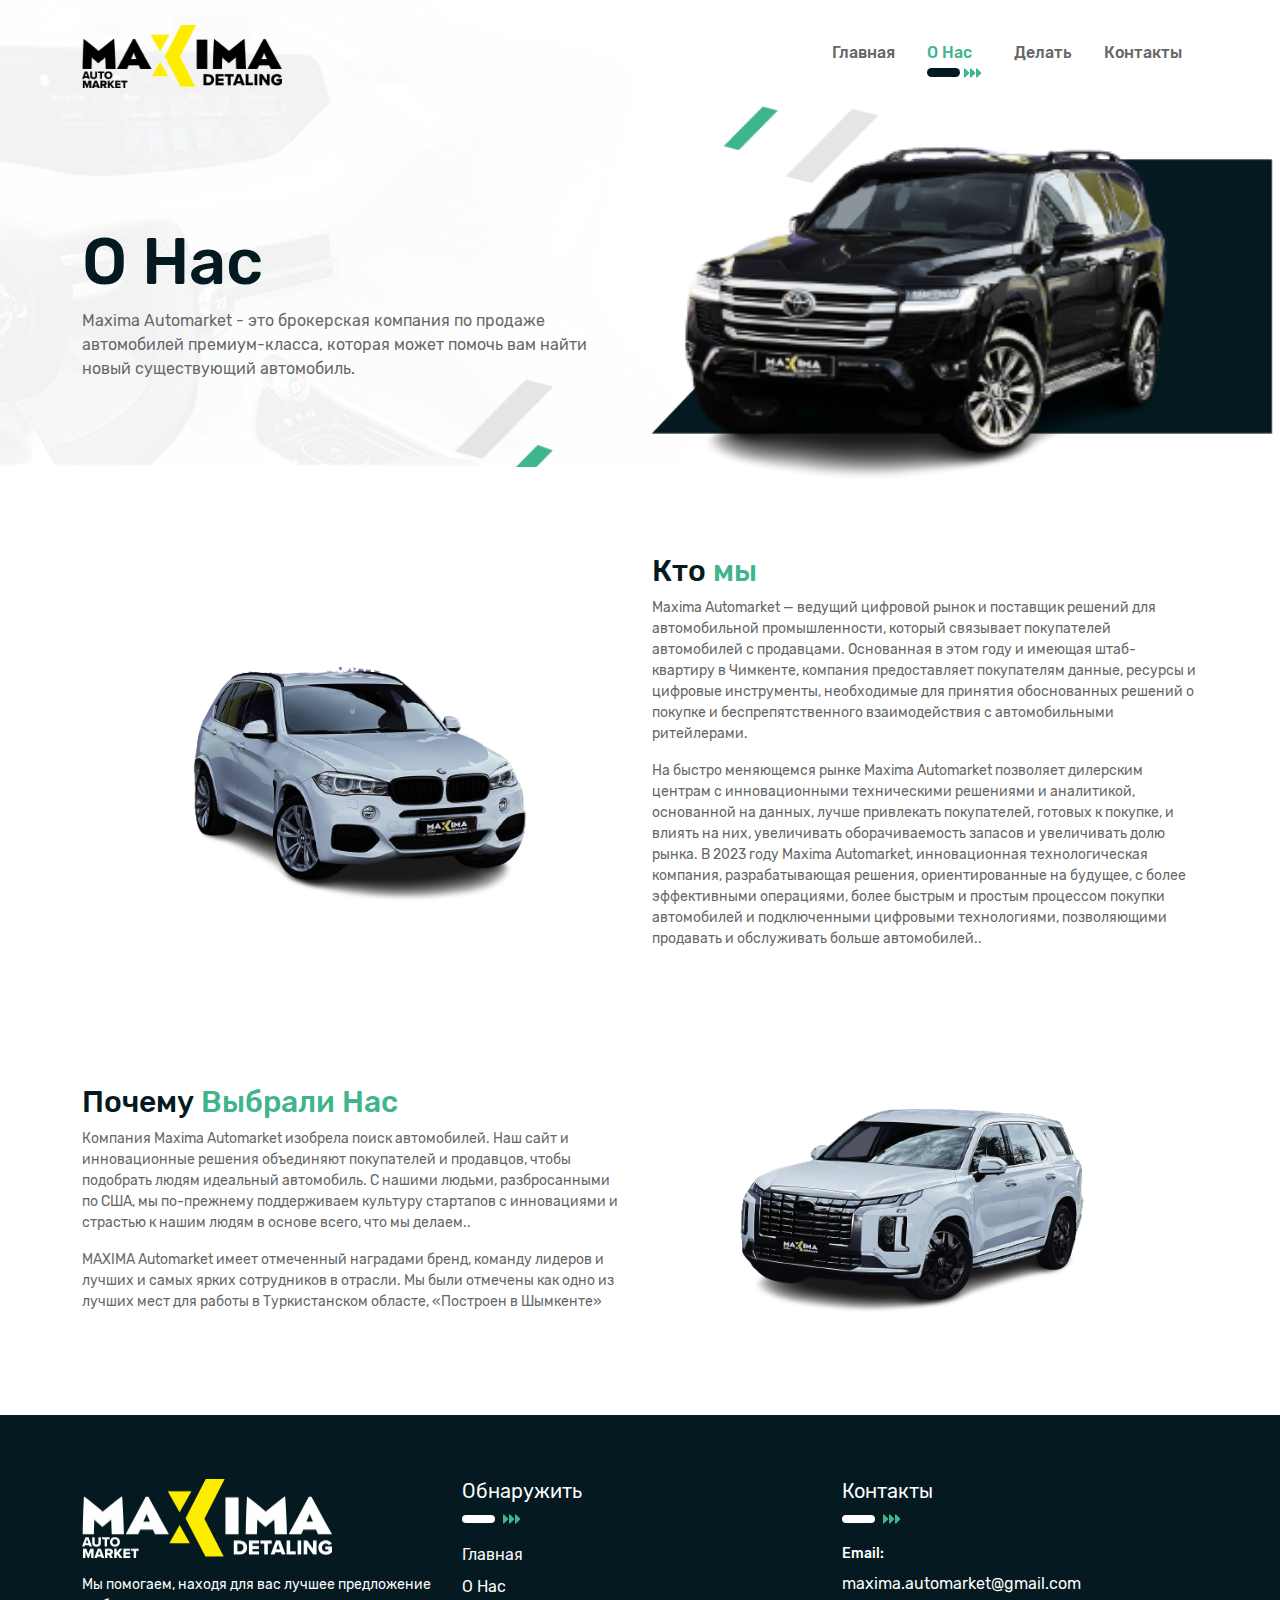
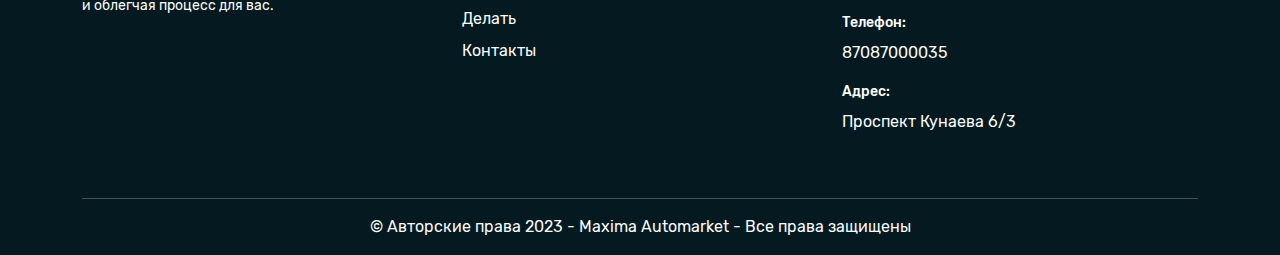
<file: 2about-us.html>
<!doctype html>
<html lang="en">

<head>
    <!-- Required meta tags -->
    <meta charset="utf-8">
    <meta name="viewport" content="width=device-width, initial-scale=1, shrink-to-fit=no">

    <!-- TITLE -->
    <title>Maxima Automarket | О Нас</title>

    <!-- FAVICON -->
    <link rel="icon" href="maxima32.png" type="image/gif" sizes="32x32">

    <!-- FONTS -->
    <link href="https://fonts.googleapis.com/css2?family=Poppins:wght@400;500;600;700;800;900&display=swap"
        rel="stylesheet">

    <!-- CSS LINKS -->
    <link href="assets/css/bootstrap.min.css" rel="stylesheet">
    <link rel="stylesheet" href="assets/css/owl.carousel.min.css">
    <link rel="stylesheet" href="assets/css/owl.theme.default.min.css">
    <link rel="stylesheet" href="assets/css/slick.css">
    <link rel="stylesheet" href="assets/css/slick-theme.css">
    <link rel="stylesheet" href="assets/css/style.css">
    <link rel="stylesheet" href="assets/css/responsive.css">
</head>

<body>
    <!-- preloader starts here  -->
    <div id="preloader">
        <div id="ctn-preloader" class="ctn-preloader">
            <div class="animation-preloader">
                <div class="spinner"></div>
                <img src="maxima.png" alt="logo" class="img-fluid loader-logo">
                <div class="txt-loading">
                    <span data-text-preloader="L" class="letters-loading">
                        L
                    </span>
                    <span data-text-preloader="O" class="letters-loading">
                        O
                    </span>
                    <span data-text-preloader="A" class="letters-loading">
                        A
                    </span>
                    <span data-text-preloader="D" class="letters-loading">
                        D
                    </span>
                    <span data-text-preloader="I" class="letters-loading">
                        I
                    </span>
                    <span data-text-preloader="N" class="letters-loading">
                        N
                    </span>
                    <span data-text-preloader="G" class="letters-loading">
                        G
                    </span>
                </div>
            </div>
            <div class="loader-section section-left"></div>
            <div class="loader-section section-right"></div>
        </div>
    </div>
    <!-- preloader ends here  -->

    <!-- header starts here  -->
    <header>
        <div class="container">
            <div class="row">
                <div class="col-12">
                    <nav class="navbar navbar-expand-lg navbar-light">
                        <a class="navbar-brand" href="index.html"><img src="maxima.png" alt="logo" class="img-fluid site-logo"></a>
                        <button class="navbar-toggler" type="button" data-bs-toggle="collapse"
                            data-bs-target="#navbarNav" aria-controls="navbarNav" aria-expanded="false"
                            aria-label="Toggle navigation">
                            <i class="fas fa-bars"></i>
                        </button>
                        <div class="collapse navbar-collapse" id="navbarNav">
                            <ul class="navbar-nav ms-auto">
                                <li class="nav-item mx-3">
                                    <a class="nav-link" aria-current="page" href="index.html">Главная</a>
                                    <div class="nav-line">
                                        <span class="green-line me-1"></span>
                                        <i class="fas fa-caret-right green-text"></i>
                                        <i class="fas fa-caret-right green-text"></i>
                                        <i class="fas fa-caret-right green-text"></i>
                                    </div>
                                </li>
                                <li class="nav-item mx-3 active">
                                    <a class="nav-link" href="2about-us.html">О Нас</a>
                                    <div class="nav-line">
                                        <span class="green-line me-1"></span>
                                        <i class="fas fa-caret-right green-text"></i>
                                        <i class="fas fa-caret-right green-text"></i>
                                        <i class="fas fa-caret-right green-text"></i>
                                    </div>
                                </li>
                                <li class="nav-item mx-3">
                                    <a class="nav-link" href="3makes.html">Делать</a>
                                    <div class="nav-line">
                                        <span class="green-line me-1"></span>
                                        <i class="fas fa-caret-right green-text"></i>
                                        <i class="fas fa-caret-right green-text"></i>
                                        <i class="fas fa-caret-right green-text"></i>
                                    </div>
                                </li>
                                <li class="nav-item mx-3">
                                    <a class="nav-link" href="4contact-us.html">Контакты</a>
                                    <div class="nav-line">
                                        <span class="green-line me-1"></span>
                                        <i class="fas fa-caret-right green-text"></i>
                                        <i class="fas fa-caret-right green-text"></i>
                                        <i class="fas fa-caret-right green-text"></i>
                                    </div>
                                </li>
                            </ul>
                        </div>
                    </nav>
                </div>
            </div>
        </div>
    </header>
    <!-- header ends here  -->

    <!-- inner banner section starts here -->
    <section class="inner-banner">
        <div class="container">
            <div class="row align-items-center">
                <div class="col-lg-6 my-3">
                    <h1>О Нас</h1>
                    <p class="grey-text">Maxima Automarket - это брокерская компания по продаже автомобилей премиум-класса, которая может помочь вам найти новый существующий автомобиль.</p>
                </div>
                <div class="col-lg-6 my-3 d-lg-block d-none">
                    <img src="301.png" alt="banner car" class="img-fluid w-100">
                </div>
            </div>
        </div>
    </section>
    <!-- inner banner section ends here -->

    <!-- about us section starts here -->
    <section class="about-us">
        <div class="container">
            <div class="row align-items-center">
                <div class="col-lg-6 mt-5 d-none d-lg-block">
                    <img src="х5.png" alt="about us" class="img-fluid">
                </div>
                <div class="col-xxl-5 ms-auto col-lg-6 my-lg-3">
                    <h3 class="d-green-text">Кто <span class="green-text">мы</span></h3>
                    <p class="grey-text p-md">Maxima Automarket — ведущий цифровой рынок и поставщик решений для автомобильной промышленности, который связывает покупателей автомобилей с продавцами. Основанная в этом году и имеющая штаб-квартиру в Чимкенте, компания предоставляет покупателям данные, ресурсы и цифровые инструменты, необходимые для принятия обоснованных решений о покупке и беспрепятственного взаимодействия с автомобильными ритейлерами.</p>
                    <p class="grey-text p-md"> На быстро меняющемся рынке Maxima Automarket позволяет дилерским центрам с инновационными техническими решениями и аналитикой, основанной на данных, лучше привлекать покупателей, готовых к покупке, и влиять на них, увеличивать оборачиваемость запасов и увеличивать долю рынка. В 2023 году Maxima Automarket, инновационная технологическая компания, разрабатывающая решения, ориентированные на будущее, с более эффективными операциями, более быстрым и простым процессом покупки автомобилей и подключенными цифровыми технологиями, позволяющими продавать и обслуживать больше автомобилей..</p>
                </div>
            </div>
        </div>
    </section>
    <!-- about us section ends here -->

    <!-- about us section starts here -->
    <section class="about-us pt-0">
        <div class="container">
            <div class="row align-items-center">
                <div class="col-xxl-5 col-lg-6 my-lg-3">
                    <h3 class="d-green-text">Почему <span class="green-text"> Выбрали Нас</span></h3>
                    <p class="grey-text p-md">Компания Maxima Automarket изобрела поиск автомобилей. Наш сайт и инновационные решения объединяют покупателей и продавцов, чтобы подобрать людям идеальный автомобиль. С нашими людьми, разбросанными по США, мы по-прежнему поддерживаем культуру стартапов с инновациями и страстью к нашим людям в основе всего, что мы делаем..</p>
                    <p class="grey-text p-md mb-0">MAXIMA Automarket имеет отмеченный наградами бренд, команду лидеров и лучших и самых ярких сотрудников в отрасли. Мы были отмечены как одно из лучших мест для работы в Туркистанском областе, «Построен в Шымкенте»</p>
                </div>
                <div class="ms-auto col-lg-6 my-3 d-none d-lg-block">
                    <img src="palis.png" alt="about us" class="img-fluid">
                </div>
            </div>
        </div>
    </section>
    <!-- about us section ends here -->

    <!-- footer starts here -->
    <footer>
        <div class="container">
            <div class="row py-md-5 py-4">
                <div class="col-lg-4 col-sm-4 mt-3 text-center text-sm-start">
                    <a href="index.html">
                        <img src="maxima1.png" alt="logo" class="img-fluid footer-logo">
                    </a>
                    <p class="mb-0 mt-3 p-md">Мы помогаем, находя для вас лучшее предложение и облегчая процесс для вас.</p>
                </div>
                <div class="col-lg-4 col-sm-4 mt-3 text-center text-sm-start">
                    <h6 class="regular">Обнаружить</h6>
                    <div class="d-flex justify-content-center justify-content-sm-start align-items-center mt-2">
                        <span class="green-line white-line me-2"></span>
                        <i class="fas fa-caret-right green-text"></i>
                        <i class="fas fa-caret-right green-text"></i>
                        <i class="fas fa-caret-right green-text"></i>
                    </div>
                    <ul class="mt-3">
                        <li><a href="index.html">Главная</a></li>
                        <li class="mt-2"><a href="about-us.html">О Нас</a></li>
                        <li class="mt-2"><a href="makes.html">Делать</a></li>
                        <li class="mt-2"><a href="contact-us.html">Контакты</a></li>
                    </ul>
                </div>
                <div class="col-lg-4 col-sm-4 mt-3 text-center text-sm-start">
                    <h6 class="regular">Контакты</h6>
                    <div class="d-flex justify-content-center justify-content-sm-start align-items-center mt-2">
                        <span class="green-line white-line me-2"></span>
                        <i class="fas fa-caret-right green-text"></i>
                        <i class="fas fa-caret-right green-text"></i>
                        <i class="fas fa-caret-right green-text"></i>
                    </div>
                    <ul class="mt-3">
                        <li>
                            <p class="mb-2 p-sm medium">Email:</p>
                            <a href="mailto:maxima.automarket@gmail.com">maxima.automarket@gmail.com</a>
                        </li>
                        <li class="mt-3">
                            <p class="mb-2 p-sm medium">Телефон:</p>
                            <a href="tel:87087000035">87087000035</a>
                        </li>
                        <li class="mt-3">
                            <p class="mb-2 p-sm medium">Адрес:</p>
                            <p>Проспект Кунаева 6/3</p>
                        </li>
                    </ul>
                </div>
            </div>
            <div class="row">
                <div class="col-12">
                    <hr class="mt-0">
                    <p class="mb-3 text-center">© Авторские права 2023 - Maxima Automarket - Все права защищены</p>
                </div>
            </div>
        </div>
    </footer>    
    <!-- footer ends here -->

    <script src="assets/js/jquery.min.js"></script>
    <script src="assets/js/bootstrap.bundle.min.js "></script>
    <script src="assets/js/all.min.js"></script>
    <script src="assets/js/owl.carousel.min.js"></script>
    <script src="assets/js/slick.min.js"></script>
    <script src="assets/js/custom.js"></script>

</body>

</html>
</file>
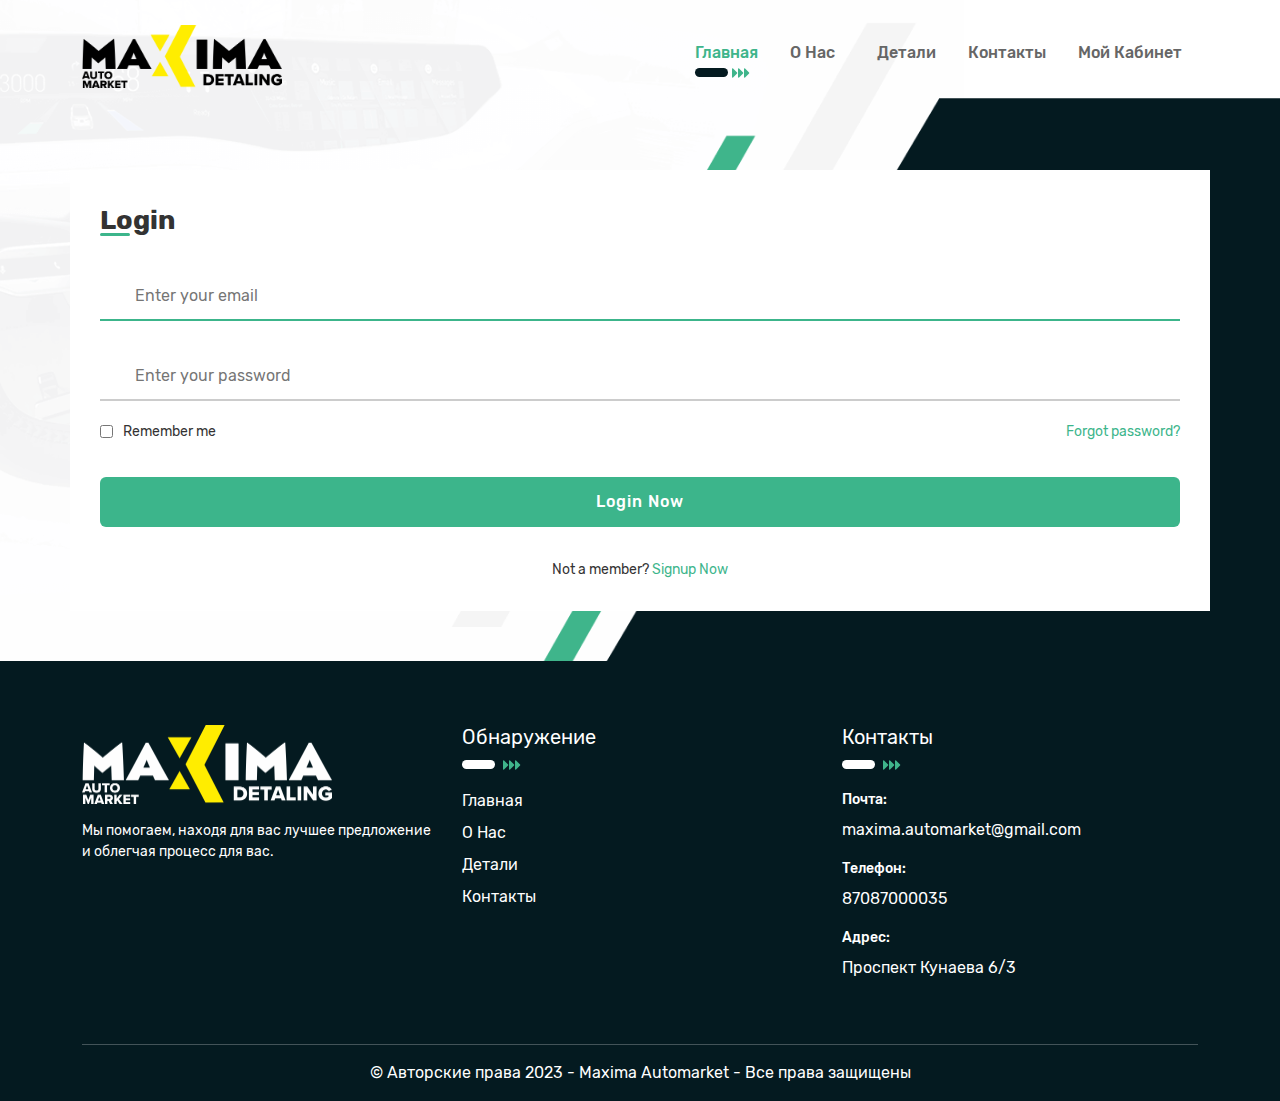
<file: reg.html>
<!doctype html>
<html lang="rus">

<head>
    <!-- Required meta tags -->
    <meta charset="utf-8">
    <meta name="viewport" content="width=device-width, initial-scale=1, shrink-to-fit=no">

    <!-- TITLE -->
    <title>Maxima Automarket | Регистрация</title>

    <!-- FAVICON -->
    <link rel="icon" href="maxima32.png" type="image/gif" sizes="32x32">

    <!-- FONTS -->
    <link href="https://fonts.googleapis.com/css2?family=Poppins:wght@400;500;600;700;800;900&display=swap"
        rel="stylesheet">

    <!-- CSS LINKS -->
    <link href="assets/css/bootstrap.min.css" rel="stylesheet">
    <link rel="stylesheet" href="assets/css/owl.carousel.min.css">
    <link rel="stylesheet" href="assets/css/owl.theme.default.min.css">
    <link rel="stylesheet" href="assets/css/slick.css">
    <link rel="stylesheet" href="assets/css/slick-theme.css">
    <link rel="stylesheet" href="assets/css/style.css">
    <link rel="stylesheet" href="assets/css/responsive.css">
</head>

<body>
    <!-- preloader starts here  -->
    <div id="preloader">
        <div id="ctn-preloader" class="ctn-preloader">
            <div class="animation-preloader">
                <div class="spinner"></div>
                <img src="maxima.png" alt="logo" class="img-fluid loader-logo">
                <div class="txt-loading">
                    <span data-text-preloader="L" class="letters-loading">
                        L
                    </span>
                    <span data-text-preloader="O" class="letters-loading">
                        O
                    </span>
                    <span data-text-preloader="A" class="letters-loading">
                        A
                    </span>
                    <span data-text-preloader="D" class="letters-loading">
                        D
                    </span>
                    <span data-text-preloader="I" class="letters-loading">
                        I
                    </span>
                    <span data-text-preloader="N" class="letters-loading">
                        N
                    </span>
                    <span data-text-preloader="G" class="letters-loading">
                        G
                    </span>
                </div>
            </div>
            <div class="loader-section section-left"></div>
            <div class="loader-section section-right"></div>
        </div>
    </div>
    <!-- preloader ends here  -->

    <!-- header starts here  -->
    <header>
        <div class="container">
            <div class="row">
                <div class="col-12">
                    <nav class="navbar navbar-expand-lg navbar-light">
                        <a class="navbar-brand" href="index.html"><img src="maxima.png" alt="logo" class="img-fluid site-logo"></a>
                        <button class="navbar-toggler" type="button" data-bs-toggle="collapse" data-bs-target="#navbarNav" aria-controls="navbarNav" aria-expanded="false" aria-label="Toggle navigation">
                            <i class="fas fa-bars"></i>
                        </button>
                        <div class="collapse navbar-collapse" id="navbarNav">
                            <ul class="navbar-nav ms-auto">
                                <li class="nav-item active mx-3">
                                    <a class="nav-link" aria-current="page" href="index.html">Главная</a>
                                    <div class="nav-line">
                                        <span class="green-line me-1"></span>
                                        <i class="fas fa-caret-right green-text"></i>
                                        <i class="fas fa-caret-right green-text"></i>
                                        <i class="fas fa-caret-right green-text"></i>
                                    </div>
                                </li>
                                <li class="nav-item mx-3">
                                    <a class="nav-link" href="about-us.html">О Нас</a>
                                    <div class="nav-line">
                                        <span class="green-line me-1"></span>
                                        <i class="fas fa-caret-right green-text"></i>
                                        <i class="fas fa-caret-right green-text"></i>
                                        <i class="fas fa-caret-right green-text"></i>
                                    </div>
                                </li>
                                <li class="nav-item mx-3">
                                    <a class="nav-link" href="makes.html">Детали</a>
                                    <div class="nav-line">
                                        <span class="green-line me-1"></span>
                                        <i class="fas fa-caret-right green-text"></i>
                                        <i class="fas fa-caret-right green-text"></i>
                                        <i class="fas fa-caret-right green-text"></i>
                                    </div>
                                </li>
                                <li class="nav-item mx-3">
                                    <a class="nav-link" href="contact-us.html">Контакты</a>
                                    <div class="nav-line">
                                        <span class="green-line me-1"></span>
                                        <i class="fas fa-caret-right green-text"></i>
                                        <i class="fas fa-caret-right green-text"></i>
                                        <i class="fas fa-caret-right green-text"></i>
                                    </div>
                                </li>
                                <li class="nav-item mx-3">
                                    <a class="nav-link" href="contact-us.html">Мой кабинет</a>
                                    <div class="nav-line">
                                        <span class="green-line me-1"></span>
                                        <i class="fas fa-caret-right green-text"></i>
                                        <i class="fas fa-caret-right green-text"></i>
                                        <i class="fas fa-caret-right green-text"></i>
                                    </div>
                                </li>
                            </ul>
                        </div>
                    </nav>
                </div>
            </div>
        </div>
    </header>
    <!-- header ends here  -->

    <!-- banner section starts here -->
    <section class="banner">
        <div class="container">
            <div class="row align-items-center">
                <form class="form" id="login">
            <span class="title">Login</span>
            <div class="form__message form__message--error"></div>
            <div class="form__input-group">
                <input type="text" class="form__input" autofocus placeholder="Enter your email" required>
                <i class="uil uil-envelope icon"></i>
            </div>
            <div class="form__input-group">
                <input type="password" class="form__input" autofocus placeholder="Enter your password" required>
                <i class="uil uil-lock icon"></i>
                <i class="uil uil-eye-slash showHidePw"></i>
            </div>

            <div class="checkbox-text">
                <div class="checkbox-content">
                    <input type="checkbox" id="logCheck">
                    <label for="logCheck" class="text">Remember me</label>
                </div>
                        
                <a href="#" class="text">Forgot password?</a>
            </div>

            <div class="form__input-group button">
                <input type="submit" value="Login Now">
            </div>
            <div class="login-signup">
                <span class="text">Not a member?
                    <a href="#" class="text signup-link" id="linkCreateAccount">Signup Now</a>
                </span>
            </div>
        </form>
                <form class="form form--hidden" id="createAccount">
                    <span class="title">Registration</span>
                    <div class="form__message form__message--error"></div>
                    <div class="form__input-group">
                        <input type="text" id="signupUsername" class="form__input" autofocus placeholder="Enter your name" required>
                        <i class="uil uil-user"></i>
                        <div class="form__input-error-message"></div>
                    </div>
                    <div class="form__input-group">
                        <input type="text" id="signupemail" class="form__input" autofocus placeholder="Enter your email" required>
                        <i class="uil uil-envelope icon"></i>
                        <div class="form__input-error-message"></div>
                    </div>
                    <div class="form__input-group">
                        <input type="password" id="passwd"  class="form__input" autofocus placeholder="Create a password" required>
                        <i class="uil uil-lock icon"></i>
                        <div class="form__input-error-message"></div>
                    </div>
                    <div class="form__input-group">
                        <input type="password" class="form__input" autofocus placeholder="Confirm a password" required>
                        <i class="uil uil-lock icon"></i>
                        <i class="uil uil-eye-slash showHidePw"></i>
                        <div class="form__input-error-message"></div>
                    </div>

                    <div class="checkbox-text">
                        <div class="checkbox-content">
                            <input type="checkbox" id="termCon">
                            <label for="termCon" class="text">I accepted all terms and conditions</label>
                        </div>
                    </div>

                    <div class="form__input-group button">
                        <input type="button" value="Register Now">
                    </div>
                    <div class="login-signup">
                        <span class="text">Already a member?
                            <a href="#" class="text login-link" id="linkLogin">Login Now</a>
                        </span>
                    </div>
                </form>
            </div>
        </div>
    </section>
    <!-- banner section ends here -->


    <!-- footer starts here -->
    <footer>
        <div class="container">
            <div class="row py-md-5 py-4">
                <div class="col-lg-4 col-sm-4 mt-3 text-center text-sm-start">
                    <a href="index.html">
                        <img src="maxima1.png" alt="logo" class="img-fluid footer-logo">
                    </a>
                    <p class="mb-0 mt-3 p-md">Мы помогаем, находя для вас лучшее предложение и облегчая процесс для вас.</p>
                </div>
                <div class="col-lg-4 col-sm-4 mt-3 text-center text-sm-start">
                    <h6 class="regular">Обнаружение</h6>
                    <div class="d-flex justify-content-center justify-content-sm-start align-items-center mt-2">
                        <span class="green-line white-line me-2"></span>
                        <i class="fas fa-caret-right green-text"></i>
                        <i class="fas fa-caret-right green-text"></i>
                        <i class="fas fa-caret-right green-text"></i>
                    </div>
                    <ul class="mt-3">
                        <li><a href="index.html">Главная</a></li>
                        <li class="mt-2"><a href="about-us.html">О Нас</a></li>
                        <li class="mt-2"><a href="makes.html">Детали</a></li>
                        <li class="mt-2"><a href="contact-us.html">Контакты</a></li>
                    </ul>
                </div>
                <div class="col-lg-4 col-sm-4 mt-3 text-center text-sm-start">
                    <h6 class="regular">Контакты</h6>
                    <div class="d-flex justify-content-center justify-content-sm-start align-items-center mt-2">
                        <span class="green-line white-line me-2"></span>
                        <i class="fas fa-caret-right green-text"></i>
                        <i class="fas fa-caret-right green-text"></i>
                        <i class="fas fa-caret-right green-text"></i>
                    </div>
                    <ul class="mt-3">
                        <li>
                            <p class="mb-2 p-sm medium">Почта:</p>
                            <a href="mailto:maxima.automarket@gmail.com">maxima.automarket@gmail.com</a>
                        </li>
                        <li class="mt-3">
                            <p class="mb-2 p-sm medium">Телефон:</p>
                            <a href="tel:87087000035">87087000035</a>
                        </li>
                        <li class="mt-3">
                            <p class="mb-2 p-sm medium">Адрес:</p>
                            <p>Проспект Кунаева 6/3</p>
                        </li>
                    </ul>
                </div>
            </div>
            <div class="row">
                <div class="col-12">
                    <hr class="mt-0">
                    <p class="mb-3 text-center">© Авторские права 2023 - Maxima Automarket - Все права защищены</p>
                </div>
            </div>
        </div>
    </footer>    
    <!-- footer ends here -->

    <script src="assets/js/jquery.min.js"></script>
    <script src="assets/js/bootstrap.bundle.min.js "></script>
    <script src="assets/js/all.min.js"></script>
    <script src="assets/js/owl.carousel.min.js"></script>
    <script src="assets/js/slick.min.js"></script>
    <script src="assets/js/custom.js"></script>
    <script src="assets/js/script.js"></script>

</body>

</html>
</file>
<file: assets/css/style.css>
/* ---------------------------------------------------
  FONTS IMPORT
----------------------------------------------------- */
@import url('../fonts/fonts.css');
/* ---------------------------------------------------
  BODY STYLE
----------------------------------------------------- */
body{font-family:Rubik,sans-serif;color:#333}
/* ---------------------------------------------------
  FONT SIZES
----------------------------------------------------- */
h1{font-size:65px;color:#041a20;font-weight:500}
h2{font-size:40px}
h3{font-size:30px}
h5{font-size:22px}
h6{font-size:20px}
.p-xs{font-size:12px}
.p-md{font-size:15px}
.p-sm{font-size:14px}
/* ---------------------------------------------------
  GLOBAL STYLES
----------------------------------------------------- */
a{color:inherit;display:inline-block}
a:hover{color:#3fb58b}
ul{list-style:none;padding-left:0}
:focus{outline:0}
.site-label{display:block;position:relative;margin-bottom:4px;margin-left:25px}
.site-label::after{content:'';background:#3fb58b;height:5px;width:77px;position:absolute;left:0;bottom:-5px}
/* ---------------------------------------------------
  FONT WEIGHTS
----------------------------------------------------- */
.regular{font-weight:400!important}
.medium{font-weight:500!important}
.semi-bold{font-weight:600!important}
.bold{font-weight:700!important}
/* ---------------------------------------------------
  COLORS
----------------------------------------------------- */
.d-green-text{color:#041a20}
.green-text{color:#3fb58b}
.grey-text{color:#666}
.red-text{color:red}
/* ---------------------------------------------------
  BUTTON STYLING
----------------------------------------------------- */
.site-btn{background:#3fb58b;border:1px solid #3fb58b;color:#fff;border-radius:50px;padding:12px 25px;min-width:160px;transition:ease-in-out .2s}
.site-btn:hover{background:#fff;color:#3fb58b}
.white-border-btn{background:0 0;color:#fff;border:1px solid #fff;box-shadow:0 3px 6px rgb(63,181,139,.08)}
.white-border-btn:hover{color:#3fb58b}
/* ---------------------------------------------------
  INPUT STYLING
----------------------------------------------------- */
.site-input{border:1px solid #d5d5d5;padding:12px 15px;border-radius:50px;width:100%;appearance:none;color:#666}
select.site-input{background:url(../images/select-arrow.png) no-repeat 95% 50%}
.site-input::placeholder{color:#666}
.site-input:focus{outline:0;border:1px solid #041a20}
textarea.site-input{border-radius:12px;resize:none}
/* ---------------------------------------------------
  PRELOADER
----------------------------------------------------- */
.ctn-preloader{align-items:center;cursor:none;display:flex;height:100%;justify-content:center;position:fixed;left:0;top:0;width:100%;z-index:900}
.ctn-preloader .animation-preloader{position:absolute;z-index:100}
/* Spinner cargando */
.ctn-preloader .animation-preloader .spinner{animation:spinner 1s infinite linear;border-radius:50%;border:3px solid rgb(0 0 0 / 20%);border-top-color:#041A20;height:18em;margin:0 auto 3.5em auto;width:18em}
/* Texto cargando */
.ctn-preloader .animation-preloader .txt-loading{font:bold 4em "Circular Std Book";text-align:center;user-select:none}
.ctn-preloader .animation-preloader .txt-loading .letters-loading:before{animation:letters-loading 4s infinite;color:#041A20;content:attr(data-text-preloader);left:0;opacity:0;position:absolute;top:0;transform:rotateY(-90deg)}
.ctn-preloader .animation-preloader .txt-loading .letters-loading{color:rgba(0,0,0,.2);position:relative}
.ctn-preloader .animation-preloader .txt-loading .letters-loading:nth-child(2):before{animation-delay:.2s}
.ctn-preloader .animation-preloader .txt-loading .letters-loading:nth-child(3):before{animation-delay:.4s}
.ctn-preloader .animation-preloader .txt-loading .letters-loading:nth-child(4):before{animation-delay:.6s}
.ctn-preloader .animation-preloader .txt-loading .letters-loading:nth-child(5):before{animation-delay:.8s}
.ctn-preloader .animation-preloader .txt-loading .letters-loading:nth-child(6):before{animation-delay:1s}
.ctn-preloader .animation-preloader .txt-loading .letters-loading:nth-child(7):before{animation-delay:1.2s}
.ctn-preloader .loader-section{background-color:#fff;height:100%;position:fixed;top:0;width:calc(50% + 1px)}
.ctn-preloader .loader-section.section-left{left:0}
.ctn-preloader .loader-section.section-right{right:0}
/* Efecto de fade en la animaciÃƒÆ’Ã†â€™Ãƒâ€šÃ‚Â¨ÃƒÆ’Ã¢â‚¬Å¡Ãƒâ€šÃ‚Â´ÃƒÆ’Ã¢â‚¬Å¡Ãƒâ€šÃ‚Â¸n de cargando */
.loaded .animation-preloader{opacity:0;transition:.3s ease-out}
/* Efecto de cortina */
.loaded .loader-section.section-left{transform:translateX(-101%);transition:.7s .3s all cubic-bezier(.1,.1,.1,1)}
.loaded .loader-section.section-right{transform:translateX(101%);transition:.7s .3s all cubic-bezier(.1,.1,.1,1)}
.animation-preloader img{width:250px;height:170px; object-fit: contain; position:absolute;top:34%;left:0;right:0;margin:auto;transform:translateY(-45%)}
@keyframes spinner{to{transform:rotateZ(360deg)}}@keyframes letters-loading{0%,100%,75%{opacity:0;transform:rotateY(-90deg)}25%,50%{opacity:1;transform:rotateY(0)}}
/* ---------------------------------------------------
  HEADER
----------------------------------------------------- */
header{position:absolute;width:100%}
.navbar{padding:20px 0;background:0 0!important;border:none;border-radius:0}
.navbar a{color:#666!important;font-size:16px!important;text-transform:capitalize;font-weight:500}
.site-logo{width:200px}
.navbar-toggler{padding:0;border:0;color:#041a20!important}
.navbar-toggler:focus{box-shadow:none!important}
.nav-line{display:flex;align-items:center;opacity:0;transition:ease-in-out .2s}
header li.nav-item a{padding-left:0!important;padding-right:0!important;padding-bottom:0!important}
.navbar-collapse li.active .nav-line,.navbar-collapse li:hover .nav-line{opacity:1}
.navbar-collapse li a:hover,.navbar-collapse li.active a{color:#3fb58b!important}
/* ---------------------------------------------------
  BANNER
----------------------------------------------------- */
.banner{background:url(../images/banner-bg.png) no-repeat;background-size:cover;background-position:top right;padding:170px 0 50px 0}
.filter-card{border:1px dashed rgb(90,90,90,.34);border-radius:0 11px 11px 11px;padding:25px}
/* ---------------------------------------------------
  SERVICES
----------------------------------------------------- */
.services{background:#f5f5f5;padding:70px 0}
.service-card{background:#f5f5f5;border:1px solid rgb(214,214,214,.36);border-radius:20px;padding:25px 20px;text-align:center;box-shadow:0 3px 6px rgb(63,181,139,.14);transition:ease-in-out .2s}
.service-card-img{transition:ease-in-out .2s}
.service-card:hover{background:#3fb58b;color:#fff}
.service-card:hover .green-text,.service-card:hover p{color:#fff}
.service-card:hover .service-card-img{filter:brightness(4) grayscale(1) contrast(4)}
.green-line{background:#041a20;width:33px;height:8.5px;border-radius:50px;display:inline-block}
.service-card:hover .green-line{background-color:#fff}
.service-card p{font-size:14px}
/* ---------------------------------------------------
  NEW CAR DEALS
----------------------------------------------------- */
.new-car-deals{text-align:center;padding:70px 0}
.car-deal-card{border:1px solid rgb(63,181,139,.13);box-shadow:0 7px 10px rgb(63,181,139,.11);padding:20px 0 30px 0;background:#fff;border-radius:15px;height:100%;position:relative;transition:ease-in-out .2s}
.car-deal-img{position:relative;z-index:3;height:121px;padding:0 25px;display:flex;align-items:center;justify-content:center}
.deal-overlay{position:absolute;width:100%;height:100%;border-radius:15px;color:#fff;top:0;left:0;background:rgb(63,181,139,.93);display:flex;flex-direction:column;justify-content:flex-end;padding-bottom:20px;opacity:0;z-index:-3;transition:all .2s;align-items:center}
.car-deal-card:hover .deal-overlay{opacity:1;z-index:0}
.car-deal-tags{background:#041a20;height:25px;display:flex;align-items:center;justify-content:center;font-size:12px;color:#fff;position:relative}
.car-deal-tags::after{content:'';border-top:14.5px solid #3fb58b;border-left:14.5px solid transparent;position:absolute;top:0;right:0}
.car-deal-inner{padding:15px 20px 0 20px}
/* ---------------------------------------------------
  NEW MODEL RELEASES
----------------------------------------------------- */
.new-model-releases{background:url(../images/new-releases-bg.png) no-repeat,#f5f5f5;background-size:cover;padding:70px 0;text-align:center;color:#fff;background-position:right}
.white-line{background-color:#fff}
/* ---------------------------------------------------
  ABOUT US
----------------------------------------------------- */
.about-us{padding:70px 0}
/* ---------------------------------------------------
  BEST CARS
----------------------------------------------------- */
.best-cars{padding-bottom:70px}
.best-cars .car-deal-card{text-align:center}
.best-cars .car-deal-card .deal-overlay{padding:10px 20px;align-items:flex-start;text-align:left}
.best-cars .car-deal-card:hover .deal-overlay{opacity:1;z-index:4}
/* ---------------------------------------------------
  TESTIMONIALS
----------------------------------------------------- */
.testimonials{background:url(../images/testimonial-bg.png) no-repeat;background-size:cover;color:#fff;padding:70px 0;text-align:center}
.testimonial-carousel.owl-theme .owl-dots button span{background:#3fb58b;transition:ease-in-out .2s}
.testimonial-carousel.owl-theme .owl-dots button:hover span{background:#fff}
.testimonial-carousel.owl-theme .owl-dots button.active span{background:#fff;width:45px}
/* ---------------------------------------------------
  LATEST FROM TRADER
----------------------------------------------------- */
.latest-from-trader{padding:70px 0}
.trader-card{min-height:340px;display:flex;flex-direction:column;padding:20px;justify-content:flex-end;position:relative;border-radius:25px;color:#fff}
.trader-card-img{position:absolute;top:0;left:0;width:100%;height:100%;object-fit:cover;object-position:center;border-radius:25px;z-index:-1}
.trader-card::after{content:'';background:linear-gradient(to bottom,rgb(0 0 0 / 0) 55%,rgb(0,0,0,1));position:absolute;width:100%;height:100%;border-radius:25px;left:0;top:0}
.trader-card-inner{position:relative;z-index:2}
/* ---------------------------------------------------
  FOOTER
----------------------------------------------------- */
footer{background:#041a20;color:#fff}
footer a{text-decoration:none}
.footer-logo{width:250px}
/* ---------------------------------------------------
  INNER BANNER
----------------------------------------------------- */
.inner-banner{background:url(../images/inner-banner.png) no-repeat;padding:120px 0 50px 0;background-size:cover;background-position:bottom right;max-height:467px}
/* ---------------------------------------------------
  CAR FOR SALE
----------------------------------------------------- */
.car-for-sale{padding:70px 0}
/* ---------------------------------------------------
  CONTACT US
----------------------------------------------------- */
.contact-us{padding:70px 0}
.contact-card{border-radius:0 11px 11px 11px;border:1.5px dashed rgb(90,90,90,.34);padding:20px;text-align:center}
.contact-img{width:100px;height:100px;margin:0 auto}
.no-underline{text-decoration:none}
.contact-us .site-input{padding:12px 25px}
/* ---------------------------------------------------
  PRODUCT DETAILS
----------------------------------------------------- */
.slider-card img{width:100%;height:495px;object-fit:cover;object-position:center;border-radius:20px}
.item.item-sliderNav img{width:143px;height:128px;object-fit:cover;object-position:center;cursor:pointer;border-radius:10px}
.green-tag{background:#3fb58b;width:200px;height:60px;border-radius:35px 0 0 35px;display:flex;align-items:center;justify-content:center;margin-left:auto;color:#fff}
.detail-card{border-radius:10px;border:1px dashed rgb(90,90,90,.34);padding:20px}
.phone-icon{width:40px;object-fit:contain}
/* ---------------------------------------------------
  CAR DETAILS
----------------------------------------------------- */
.car-details{padding:70px 0}
/* ---------------------------------------------------
  CAR REVIEWS
----------------------------------------------------- */
.car-reviews{padding-bottom:70px}
.review-card{padding:20px;border-radius:0 11px 11px 11px;border:1.5px dashed rgb(90,90,90,.34);text-align:center}
.big-icon{font-size:40px}
.review-carousel.owl-theme .owl-dots button span{background:#3fb58b;transition:ease-in-out .2s;margin-top:20px}
.review-carousel.owl-theme .owl-dots button:hover span{background:#041a20}
.review-carousel.owl-theme .owl-dots button.active span{background:#041a20;width:45px}
.review-carousel .owl-stage-outer, .review-carousel .owl-stage{display: flex;}
.review-carousel .item{display: flex; height: 100%; padding-bottom: 20px;}
.review-carousel .item .review-card{display: flex; height: 100%; align-items: center; justify-content: center; flex-direction: column;}
/* ---------------------------------------------------
  SEARCH RESULTS
----------------------------------------------------- */
.search-results{padding:70px 0}
.pagination .page-item:first-child .page-link,.pagination .page-item:last-child .page-link{color:#3fb58b}
.pagination{border:1px solid #041a20;display:inline-flex;border-radius:6px}
.pagination .page-item:first-child,.pagination .page-item:first-child .page-link{border-radius:6px 0 0 6px}
.pagination .page-item .page-link{padding:0 15px;line-height:1;border:0;border-right:1px solid #97a2c9!important;margin-left:0;border-radius:0!important;background:0 0!important;color:#2b2541}
.pagination .page-item{padding:15px 0}
.pagination .page-item:first-child .page-link,.pagination .page-item:last-child .page-link{border-right:0!important}
.pagination .page-item.active,.pagination .page-item:hover{background:#3fb58b}
.pagination .page-item.active .page-link,.pagination .page-item:hover .page-link{color:#fff;border-right:1px solid transparent!important}
.pagination .page-item.active:first-child .page-link,.pagination .page-item.active:last-child .page-link,.pagination .page-item:hover:first-child .page-link,.pagination .page-item:hover:last-child .page-link{color:#3fb58b!important}
.pagination .page-item.active:first-child,.pagination .page-item.active:last-child,.pagination .page-item:hover:first-child,.pagination .page-item:hover:last-child{background:0 0!important}
.pagination .page-item .page-link:focus{box-shadow:none}
/* ---------------------------------------------------
  REGISTRATION PAGE
----------------------------------------------------- */


.container .form{
    width: 100%;
    padding: 30px;
    background-color: #fff;
    transition: margin-left 0.18s ease;
}
.container.active .login{
    margin-left: -50%;
    opacity: 0;
    transition: margin-left 0.18s ease, opacity 0.15s ease;
}
.container .signup{
    opacity: 0;
    transition: opacity 0.09s ease;
}
.container.active .signup{
    opacity: 1;
    transition: opacity 0.2s ease;
}
.container.active .forms{
    height: 600px;
}
.container .form .title{
    position: relative;
    font-size: 27px;
    font-weight: 600;
}
.form .title::before{
    content: '';
    position: absolute;
    left: 0;
    bottom: 0;
    height: 3px;
    width: 30px;
    background-color: #3CB58B;
    border-radius: 25px;
}
.form__input {
    display: block;
    width: 100%;
    padding: 0.75rem;
    box-sizing: border-box;
    outline: none;
}
.form__input-group{
    position: relative;
    height: 50px;
    width: 100%;
    margin-top: 30px;
    display: flex;
    align-items: center;
}
.form__input-group input{
    position: absolute;
    height: 100%;
    width: 100%;
    padding: 0 35px;
    border: none;
    outline: none;
    font-size: 16px;
    border-bottom: 2px solid #ccc;
    border-top: 2px solid transparent;
    transition: all 0.2s ease;
}
.form__input-group input:is(:focus, :valid){
    border-bottom-color: #3CB58B;
}
.form__input-group i{
    position: absolute;
    top: 50%;
    transform: translateY(-50%);
    color: #999;
    font-size: 23px;
    transition: all 0.2s ease;
}
.form__input-group input:is(:focus, :valid) ~ i{
    color: #3CB58B;
}
.form__input-group i.icon{
    left: 0;
}
.form__input-group i.showHidePw{
    right: 0;
    cursor: pointer;
    padding: 10px;
}
.form__input--error {
    border-color: #A52A2A;
}

.form__input-error-message {
    display: flex;
    justify-content: center;
    font-size: 11px;
    margin-top: 80px;
    color: #A52A2A;
}
.form__message {
    text-align: center;
    margin-top: 15px;
    font-size: 15px;
}

.form__message--success {
    color: #3CB58B;
}

.form__message--error {
    color: #A52A2A;
}
.form .checkbox-text{
    display: flex;
    align-items: center;
    justify-content: space-between;
    margin-top: 20px;
}
.checkbox-text .checkbox-content{
    display: flex;
    align-items: center;
}
.checkbox-content input{
    margin-right: 10px;
    accent-color: #3CB58B;
}
.form .text{
    color: #333;
    font-size: 14px;
}
.form a.text{
    color: #3CB58B;
    text-decoration: none;
}
.form a:hover{
    text-decoration: underline;
}
.form .button{
    margin-top: 35px;
}
.form .button input{
    border: none;
    width: 100%;
    height: 50px;
    color: #fff;
    font-size: 16px;
    font-weight: 500;
    letter-spacing: 1px;
    border-radius: 6px;
    background-color: #3CB58B;
    cursor: pointer;
    transition: all 0.3s ease;
}
.button input:hover{
    background-color: #265df2;
}

.form .login-signup{
    margin-top: 30px;
    text-align: center;
}
.form--hidden {
    display: none;
}
</file>
<file: assets/css/responsive.css>
@media screen and (max-width: 1399px) {
  .car-deal-inner p{
      font-size: 15px;
  }
  .p-md{
      font-size: 14px;
  }
  h2 {
      font-size: 35px;
  }
  .item.item-sliderNav img {
      width: 123px;
      height: 98px;
  }
}

@media screen and (max-width: 1199px) {
  .p-md{
      font-size: 13px;
  }
  h1 {
      font-size: 45px;
  }
  h2{
      font-size: 35px;
  }
  h3{
      font-size: 28px;
  }
  h5 {
      font-size: 19px;
  }
  h6 {
      font-size: 18px;
  }
  body{
      font-size: 14px;
  }
  .p-sm{
      font-size: 13px;
  }
  .testimonials{
      background-position: bottom;
  }
  .contact-card h3 {
      font-size: 24px;
  }
  .item.item-sliderNav img {
      width: 139px;
      height: 105px;
  }
  .animation-preloader img{width:200px;}
}

@media screen and (max-width: 991px) {
  .banner{
      background: url('../images/banner-responsive.png') no-repeat;
      background-size: cover;
  }
  .inner-banner{
      background: url('../images/inner-banner-responsive.png') no-repeat;
      background-size: cover;
  }
  .new-model-releases{
      background: #041A20;
  }
  .services, .new-car-deals, .new-model-releases, .about-us, .testimonials, .latest-from-trader, .car-for-sale, .contact-us, .car-details, .search-results{
      padding: 45px 0;
  }
  .best-cars, .car-reviews{
      padding-bottom: 45px;
  }
  h1 {
      font-size: 40px;
  }
  h2{
      font-size: 32px;
  }
  h3{
      font-size: 26px;
  }
  .navbar-collapse {
      background: #041A20;
      margin-top: 10px;
  }
  .navbar-collapse a {
      color: white !important;
  }
  .navbar-collapse li.nav-item .green-line {
      background-color: white !important;
  }
  .item.item-sliderNav img {
      width: 159px;
      height: 125px;
  }
}

@media screen and (max-width: 767px) {
  .services, .new-car-deals, .new-model-releases, .about-us, .testimonials, .latest-from-trader, .car-for-sale, .contact-us, .car-details, .search-results{
      padding: 40px 0;
  }
  .best-cars, .car-reviews{
      padding-bottom: 40px;
  }
  h1 {
      font-size: 32px;
  }
  h2{
      font-size: 28px;
  }
  h3 {
      font-size: 24px;
  }
  h5 {
      font-size: 17px;
  }
  h6 {
      font-size: 16px;
  }
  .slider-card img {
      height: 335px;
  }
}

@media screen and (max-width: 575px) {
  .inner-banner{
      padding: 120px 0 35px 0;
  }
  .trader-card{
      min-height: 250px;
  }
  .services, .new-car-deals, .new-model-releases, .about-us, .testimonials, .latest-from-trader, .car-for-sale, .contact-us, .car-details, .search-results{
      padding: 35px 0;
  }
  .best-cars, .car-reviews{
      padding-bottom: 35px;
  }
  h1 {
      font-size: 28px;
  }
  h2{
      font-size: 24px;
  }
  h3, .contact-card h3{
      font-size: 22px;
  }
  h5 {
      font-size: 16px;
  }
  h6 {
      font-size: 15px;
  }
  .item.item-sliderNav img {
      width: 95px;
      height: 74px;
  }
  .slider-card img {
      height: 245px;
  }
  .ctn-preloader .animation-preloader .txt-loading {
      font: bold 2.5em "Circular Std Book";
  }
}
</file>
<file: documentation/assets/css/documenter_style.css>
/*!
 * Documenter 2.0
 * http://rxa.li/documenter
 *
 * Copyright 2011, Xaver Birsak
 * http://revaxarts.com
 *
 */

 html,
 body,
 div,
 span,
 applet,
 object,
 iframe,
 h1,
 h2,
 h3,
 h4,
 h5,
 h6,
 p,
 blockquote,
 a,
 abbr,
 acronym,
 address,
 big,
 cite,
 code,
 del,
 dfn,
 em,
 font,
 img,
 ins,
 kbd,
 q,
 s,
 samp,
 small,
 strike,
 strong,
 sub,
 sup,
 tt,
 var,
 dl,
 dt,
 dd,
 ol,
 ul,
 li,
 fieldset,
 form,
 label,
 legend,
 table,
 caption,
 tbody,
 tfoot,
 thead,
 tr,
 th,
 td {
	 margin: 0;
	 padding: 0;
	 border: 0;
	 outline: 0;
	 font-weight: inherit;
	 font-style: inherit;
	 font-size: 100%;
	 font-family: inherit;
	 vertical-align: baseline;
 }
 
 html {
	 font-size: 101%;
	 font-family: Arial, verdana, arial, sans-serif;
	 font-size: 12px;
	 -webkit-text-size-adjust: none;
	 color: #202529;
	 background-color: #ebae6c2e;
	}
 
 body {
	 min-height: 100%;
	 height: auto;
	 width: 100%;
 }
 
 footer,
 header,
 section {
	 display: block;
 }
 
 a {
	 color: #6F6F6F;
	 text-decoration: none;
	 cursor: pointer;
 }
 
 a:hover {
	 text-decoration: underline
 }
 
 p,
 ul,
 ol {
	 margin: 18px 0;
	 line-height: 1.5em;
 }
 
 li {
	 list-style: none;
 }
 
 li.placeholder {
	 height: 70px;
	 width: 100%;
	 font-size: 16px;
 }
 
 hr {
	 display: block;
	 height: 0px;
	 line-height: 0px;
	 border: 0;
	 border-top: 1px solid #ddd;
	 border-bottom: 1px solid #aaa;
	 margin: 16px 0;
	 padding: 0;
	 clear: both;
	 float: none;
 }
 
 hr.notop {
	 margin-top: 0;
 }
 
 strong {
	 font-weight: 700;
 }
 
 #documenter_buttons {
	 position: absolute;
	 right: 10px;
	 margin-top: -30px;
 }
 
 .btn {
	 cursor: pointer;
	 width: auto;
	 padding: 7px 7px 8px;
	 border-radius: 3px;
	 border: 1px solid #ccc;
 }
 
 .btn:hover {
	 border: 1px solid #B1B4B0;
	 box-shadow: 0px 2px 2px rgba(0, 0, 0, 0.1);
	 -moz-box-shadow: 0px 2px 2px rgba(0, 0, 0, 0.1);
	 -webkit-box-shadow: 0px 2px 2px rgba(0, 0, 0, 0.1);
	 text-decoration: none;
 }
 
 .btn:active {
	 border: 1px solid #B1B4B0;
	 box-shadow: inset 0px 2px 2px rgba(0, 0, 0, 0.1);
	 -moz-box-shadow: inset 0px 2px 2px rgba(0, 0, 0, 0.1);
	 -webkit-box-shadow: inset 0px 2px 2px rgba(0, 0, 0, 0.1);
	 background-color: #eee;
 }
 
 .title {
	 font-size: 18px;
	 background: #212529;
	 text-align: center;
	 padding: 10px;
	 color: #fff;
	 font-weight: 700;
	}
 
 #documenter_nav {
	 margin: 0;
 }
 
 #documenter_content {
	 position: absolute;
	 right: 18px;
	 left: 218px;
	 padding-left: 10px;
	 padding-bottom: 800px;
	 min-height: 100%;
	 height: auto;
	 z-index: 1;
 }
 
 #documenter_sidebar {
	 -moz-box-shadow: 0 0 6px rgba(3, 3, 3, 0.6);
	 -webkit-box-shadow: 0 0 6px rgba(3, 3, 3, 0.6);
	 box-shadow: 0 0 15px rgba(3, 3, 3, 0.38);
	 position: fixed;
	 left: 0;
	 width: 200px;
	 height: 100%;
	 min-height: 100%;
	 z-index: 100;
 }
 
 #documenter_sidebar a {
	 position: relative;
	 z-index: 100;
 }
 
 img {
	 border: 0;
	 display: block;
	 width: 100%;
 }
 
 #documenter_copyright {
	 position: absolute;
	 bottom: 10px;
	 font-size: 10px;
	 right: 15px;
	 width: 200px;
	 text-align: right;
	 z-index: 1
 }
 
 noscript {
	 display: block;
	 position: absolute;
	 top: 238px;
	 margin: 0 auto;
	 width: 800px;
	 bottom: 0;
	 z-index: 20;
 }
 
 noscript p {
	 width: 800px;
	 font-size: 20px;
	 padding-top: 20px;
	 margin: 0 auto;
	 color: #4D4D4D;
 }
 
 .small {
	 font-size: 10px;
	 letter-spacing: 0;
 }
 
 /*----------------------------------------------------------------------*/
 /* Sidebar
 /*----------------------------------------------------------------------*/
 
 #documenter_sidebar #documenter_logo {
	 display: block;
	 height: 20%;
	 max-height: 200px;
	 min-height: 70px;
	 width: 200px;
	 background-position: center center;
	 background-repeat: no-repeat;
 }
 
 #documenter_sidebar ul {
	 font-size: 12px;
	 font-weight: 700;
	 min-height: 150px;
	 height: 75%;
	 overflow: auto;
 }
 
 #documenter_sidebar ul li {
	 text-align: right;
	 padding: 0;
	 border-bottom: 1px solid #ccc;
 }
 
 #documenter_sidebar ul a {
	 display: block;
	 padding: 10px 10px 10px 15px;
	 text-align: left;
	 font-size: 14px;
 }
 
 #documenter_sidebar ul a:hover,
 #documenter_sidebar ul a.current {
	 -webkit-text-shadow: none;
	 -moz-text-shadow: none;
	 text-shadow: none;
	 text-decoration: none;
 }
 
 #documenter_sidebar ul li ul {
	 border-top: 0;
	 font-size: 10px;
	 min-height: 10px;
	 height: auto;
	 overflow: auto;
	 margin: 0;
	 display: none;
 }
 
 #documenter_sidebar ul li ul li a {
	 display: block;
	 padding: 4px 15px 5px 0;
	 text-align: right;
 }
 
 pre {
	 background: #fff;
	 padding: 20px;
	 border: 1px solid #e7e7e7;
 }
 
 /*----------------------------------------------------------------------*/
 /* Content
 /*----------------------------------------------------------------------*/
 
 #documenter_cover {
	 position: relative;
	 height: 800px;
	 padding-top: 200px !important;
 }
 
 #documenter_cover li {
	 list-style: none !important;
	 margin-left: 0 !important;
 }
 
 #documenter_content section {
	 padding-top: 70px;
 }
 
 #documenter_content h1 {
	 font-size: 30px;
	 font-weight: 700;
 }
 
 #documenter_content h2 {
	 font-size: 20px;
	 margin-bottom: 18px;
	 font-weight: 100;
 }
 
 #documenter_content h3 {
	 font-size: 26px;
	 margin: 18px 0 0;
	 font-weight: 100;
 }
 
 #documenter_content h4 {
	 font-size: 20px;
	 margin: 18px 0;
	 font-weight: 100;
 }
 
 #documenter_content h5 {
	 font-size: 16px;
	 margin: 18px 0;
	 font-weight: 100;
 }
 
 #documenter_content h6 {
	 font-size: 14px;
	 margin: 18px 0;
	 font-weight: 100;
 }
 
 #documenter_content p {
	 margin: 18px 0;
 }
 
 #documenter_content ol li {
	 list-style: decimal;
	 margin-left: 20px;
 }
 
 #documenter_content ul li {
	 list-style: square;
	 margin-left: 36px;
 }
 
 #documenter_content dl dt {
	 padding-top: 12px;
	 font-weight: 700;
	 font-size: 14px;
 }
 
 #documenter_content dl dd {
	 padding-top: 3px;
	 margin-left: 18px;
 }
 
 #documenter_content table {
	 border-collapse: collapse;
 }
 
 #documenter_content table th {
	 font-weight: 700;
 }
 
 #documenter_content table th,
 #documenter_content table td {
	 padding: 3px;
	 text-align: left;
 }
 
 #documenter_content code {
	 font-family: "Courier New", Courier, monospace;
	 font-size: 12px;
 }
 
 #documenter_content .warning {
	 padding: 10px 10px 10px 30px;
	 border: 1px solid #D5D458;
	 background-color: #F0FEB1;
	 background-image: url(img/warning.png);
	 background-repeat: no-repeat;
	 background-position: 8px 11px;
 }
 
 #documenter_content .info {
	 padding: 10px 10px 10px 30px;
	 border: 1px solid #6AB3FF;
	 background-color: #A3D0FF;
	 background-image: url(img/info.png);
	 background-repeat: no-repeat;
	 background-position: 8px 11px;
 }
 
 #documenter_content div.alert {
	 padding: 8px 35px 8px 14px;
	 text-shadow: 0 1px 0 rgba(255, 255, 255, 0.5);
	 background-color: #fcf8e3;
	 border: 1px solid #fbeed5;
	 -webkit-border-radius: 4px;
	 -moz-border-radius: 4px;
	 border-radius: 4px;
 }
 
 #documenter_content div.alert-success,
 #documenter_content div.alert-success div.alert-heading {
	 color: #468847;
 }
 
 #documenter_content div.alert-danger,
 #documenter_content div.alert-error {
	 background-color: #f2dede;
	 border-color: #eed3d7;
 }
 
 #documenter_content div.alert-danger,
 #documenter_content div.alert-error,
 #documenter_content div.alert-danger div.alert-heading,
 #documenter_content div.alert-error div.alert-heading {
	 color: #b94a48;
 }
 
 #documenter_content div.alert-info {
	 background-color: #d9edf7;
	 border-color: #bce8f1;
 }
 
 #documenter_content div.alert-info,
 #documenter_content div.alert-info div.alert-heading {
	 color: #3a87ad;
 }
 
 #documenter_content div.alert-block {
	 padding-top: 14px;
	 padding-bottom: 14px;
 }
 
 #documenter_content div.alert-block>p,
 #documenter_content div.alert-block>ul {
	 margin-bottom: 0;
 }
 
 #documenter_content div.alert-block p+p {
	 margin-top: 5px;
 }
 
 #faq .single-faq {
	 background: #fff;
	 margin-bottom: 10px;
	 padding: 10px;
 }
 
 #faq .single-faq h4 {
	 margin: 0 0 10px;
	 text-transform: capitalize;
	 background: #e0ae77;
	 color: #fff;
	 padding: 10px;
	 font-weight: 700;
	 font-size: 18px;
	}
 
 #faq .single-faq p {
	 margin: 0 0 10px;
 }
 
 /*----------------------------------------------------------------------*/
 /* Print Styles
 /*----------------------------------------------------------------------*/
 
 @media print {
	 * {
		 background: transparent !important;
		 color: black !important;
		 text-shadow: none !important;
		 filter: none !important;
		 -ms-filter: none !important;
	 }
 
	 /* Black prints faster: sanbeiji.com/archives/953 */
	 a,
	 a:visited {
		 color: #444 !important;
		 text-decoration: underline;
	 }
 
	 a[href]:after {
		 content: " ("attr(href) ")";
	 }
 
	 abbr[title]:after {
		 content: " ("attr(title) ")";
	 }
 
	 .ir a:after,
	 a[href^="javascript:"]:after,
	 a[href^="#"]:after {
		 content: "";
	 }
 
	 /* Don't show links for images, or javascript/internal links */
	 pre,
	 blockquote {
		 border: 1px solid #999;
		 page-break-inside: avoid;
	 }
 
	 thead {
		 display: table-header-group;
	 }
 
	 /* css-discuss.incutio.com/wiki/Printing_Tables */
	 tr,
	 img {
		 page-break-inside: avoid;
	 }
 
	 @page {
		 margin: 0.5cm;
	 }
 
	 p,
	 h2,
	 h3 {
		 orphans: 3;
		 widows: 3;
	 }
 
	 h2,
	 h3 {
		 page-break-after: avoid;
	 }
 
	 hr {
		 border-top: 1px solid #000 !important;
		 border-bottom: 0 !important;
	 }
 
	 #documenter_sidebar {
		 -moz-box-shadow: none;
		 -webkit-box-shadow: none;
		 box-shadow: none;
		 position: absolute;
		 left: 10px;
		 top: 0;
		 width: 100%;
		 margin-top: 500px;
	 }
 
	 #documenter_sidebar ul:before {
		 content: "Table of Contents";
	 }
 
	 #documenter_sidebar ul {
		 border: 0 !important;
	 }
 
	 #documenter_sidebar ul li {
		 border: 0 !important;
		 text-align: left;
	 }
 
	 #documenter_sidebar ul li a {
		 border: 0 !important;
		 text-align: left;
		 padding: 4px;
	 }
 
	 #documenter_sidebar ul li a:hover {
		 border: 0 !important;
	 }
 
	 #documenter_sidebar #documenter_logo {
		 display: none;
	 }
 
	 #documenter_sidebar #documenter_copyright {
		 display: none;
	 }
 
	 #documenter_content {
		 left: 10px;
	 }
 
	 #documenter_cover {
		 margin-bottom: 300px;
	 }
 
	 #documenter_content .warning {
		 background-image: url(img/warning.png) !important;
		 background-repeat: no-repeat !important;
		 background-position: 8px 11px !important;
	 }
 
	 #documenter_content .info {
		 background-image: url(img/info.png) !important;
		 background-repeat: no-repeat !important;
		 background-position: 8px 11px !important;
	 }
 }
 
 ::-moz-selection {
	 background: #333636;
	 color: #00DFFC;
 }
 
 ::selection {
	 background: #333636;
	 color: #00DFFC;
 }
 
 a {
	 color: #a97e4f;
	}
 
 .btn {
	 border-radius: 3px;
 }
 
 .btn-primary {
	 background-image: -moz-linear-gradient(top, #008C9E, #006673);
	 background-image: -ms-linear-gradient(top, #008C9E, #006673);
	 background-image: -webkit-gradient(linear, 0 0, 0 #008C9E, from(#343838), to(#006673));
	 background-image: -webkit-linear-gradient(top, #008C9E, #006673);
	 background-image: -o-linear-gradient(top, #008C9E, #006673);
	 background-image: linear-gradient(top, #008C9E, #006673);
	 filter: progid:DXImageTransform.Microsoft.gradient(startColorstr='#008C9E', endColorstr='#006673', GradientType=0);
	 border-color: #006673 #006673 #bfbfbf;
	 color: #FFFFFF;
 }
 
 .btn-primary:hover,
 .btn-primary:active,
 .btn-primary.active,
 .btn-primary.disabled,
 .btn-primary[disabled] {
	 border-color: #008C9E #008C9E #bfbfbf;
	 background-color: #006673;
 }
 
 hr {
	 border-top: 1px solid #D4D4D4;
	 border-bottom: 1px solid #FFFFFF;
 }
 
 #documenter_sidebar,
 #documenter_sidebar ul a {
	 background-color: #fff;
	 color: #FFFFFF;
 }
 
 #documenter_sidebar ul a {
	 color: #555;
 }
 
 #documenter_sidebar ul {
	 border-top: 1px solid #212424;
 }
 
 #documenter_sidebar ul a:hover {
	 background: #e0ae77;
	 color: #fef0df;
	 border-top: 1px solid #2b2b2b;
	}
 
 #documenter_sidebar ul a.current {
	 color: #fff;
	 background: #e0ae77;
	}
 
 #documenter_copyright {
	 display: block !important;
	 visibility: visible !important;
 }
 
 #documenter_sidebar,
 #documenter_sidebar ul a {
	 background-color: #212529;
	 color: #fff;
	}
.snippets{
	width: 50%;
} 
p{font-size: 16px; line-height: 1.6;}
.variation-img {
    width: 20%;
    margin: 15px;
    display: inline-block;
    border: 1px solid #626262;
    border-radius: 4px;
}
</file>
